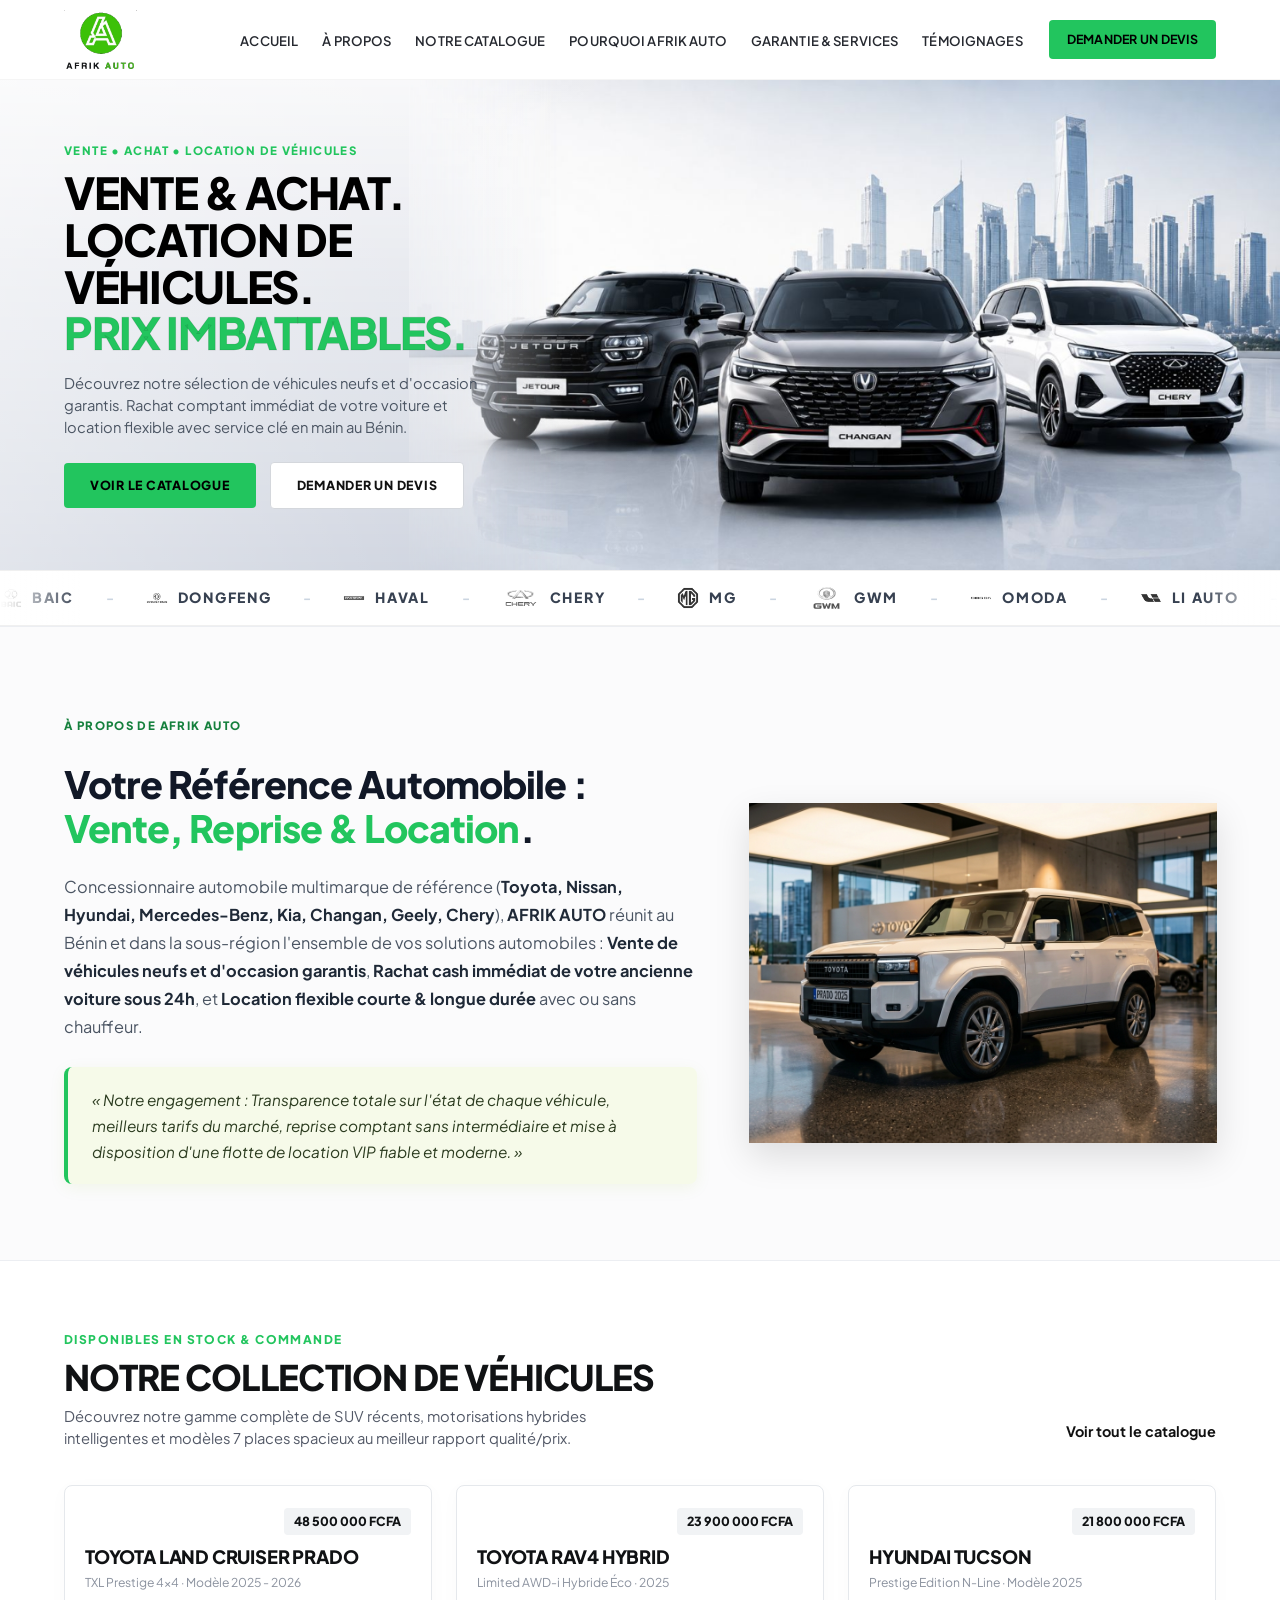
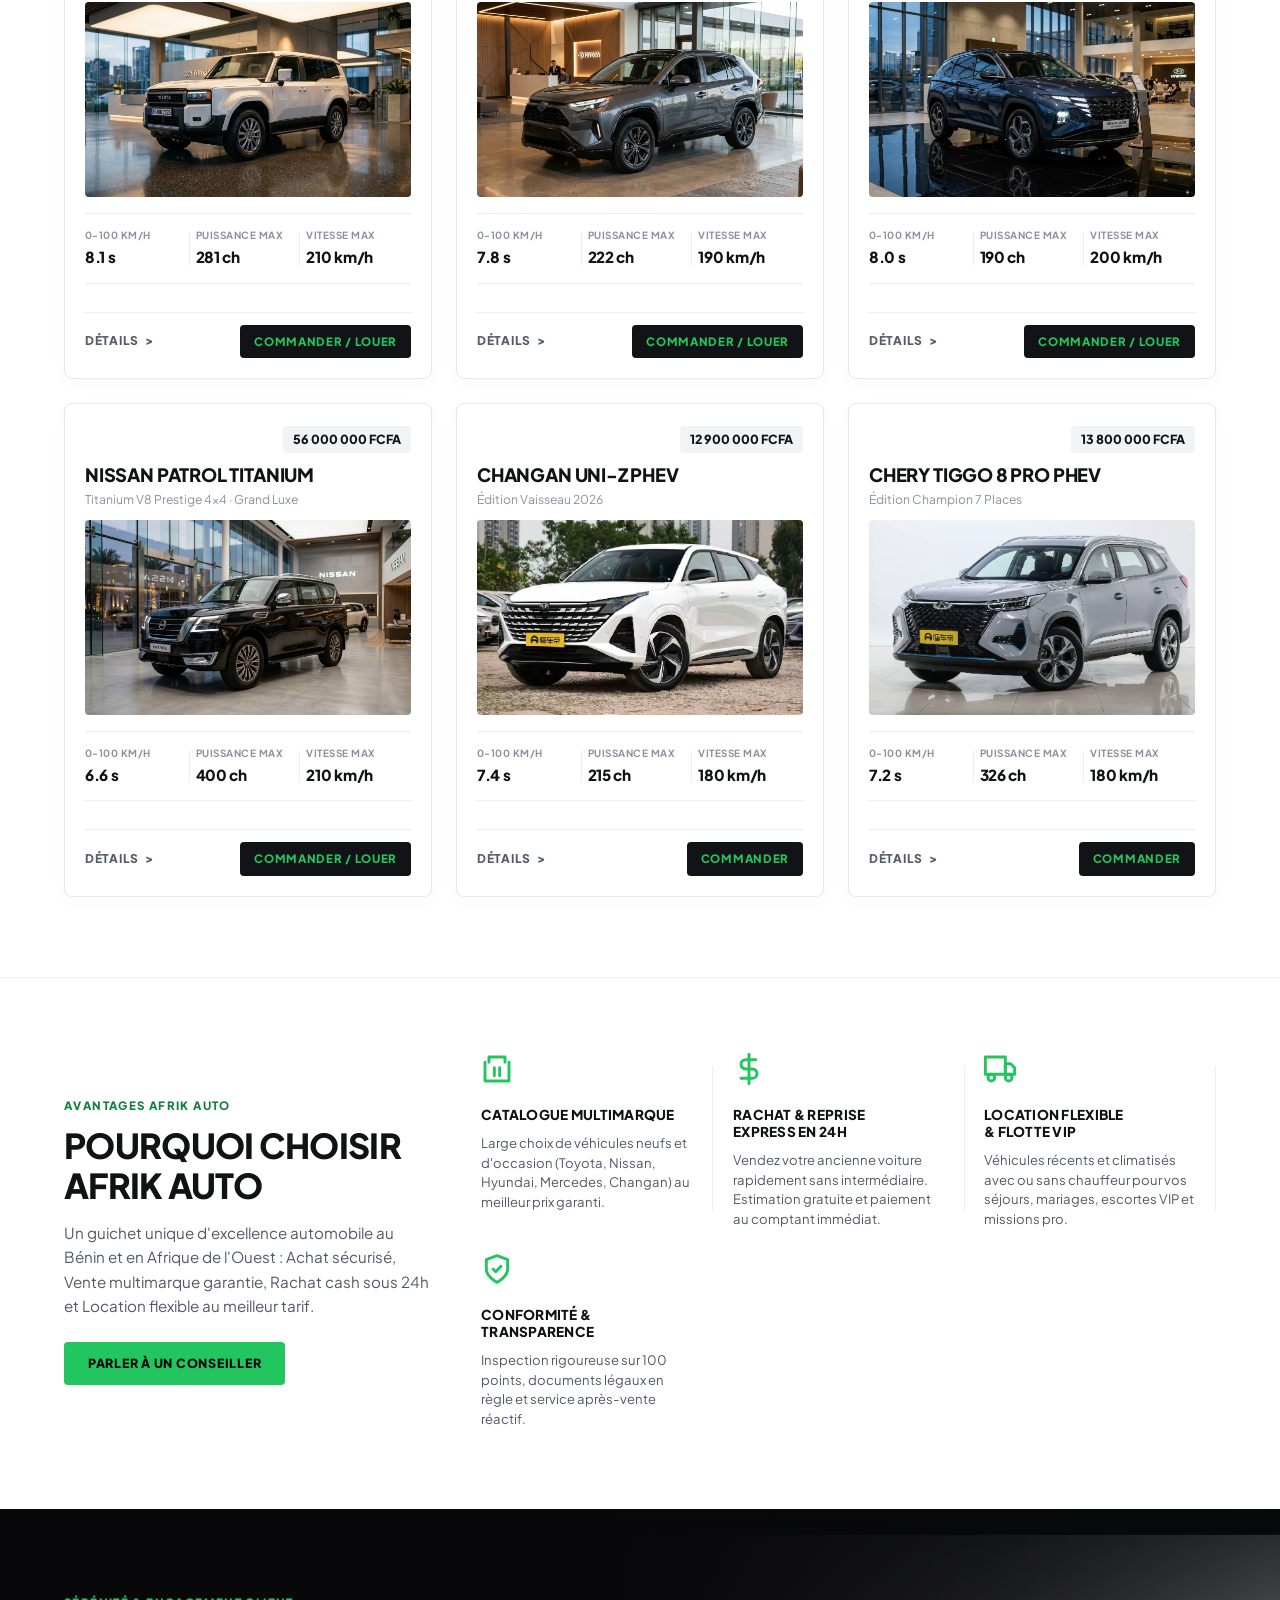
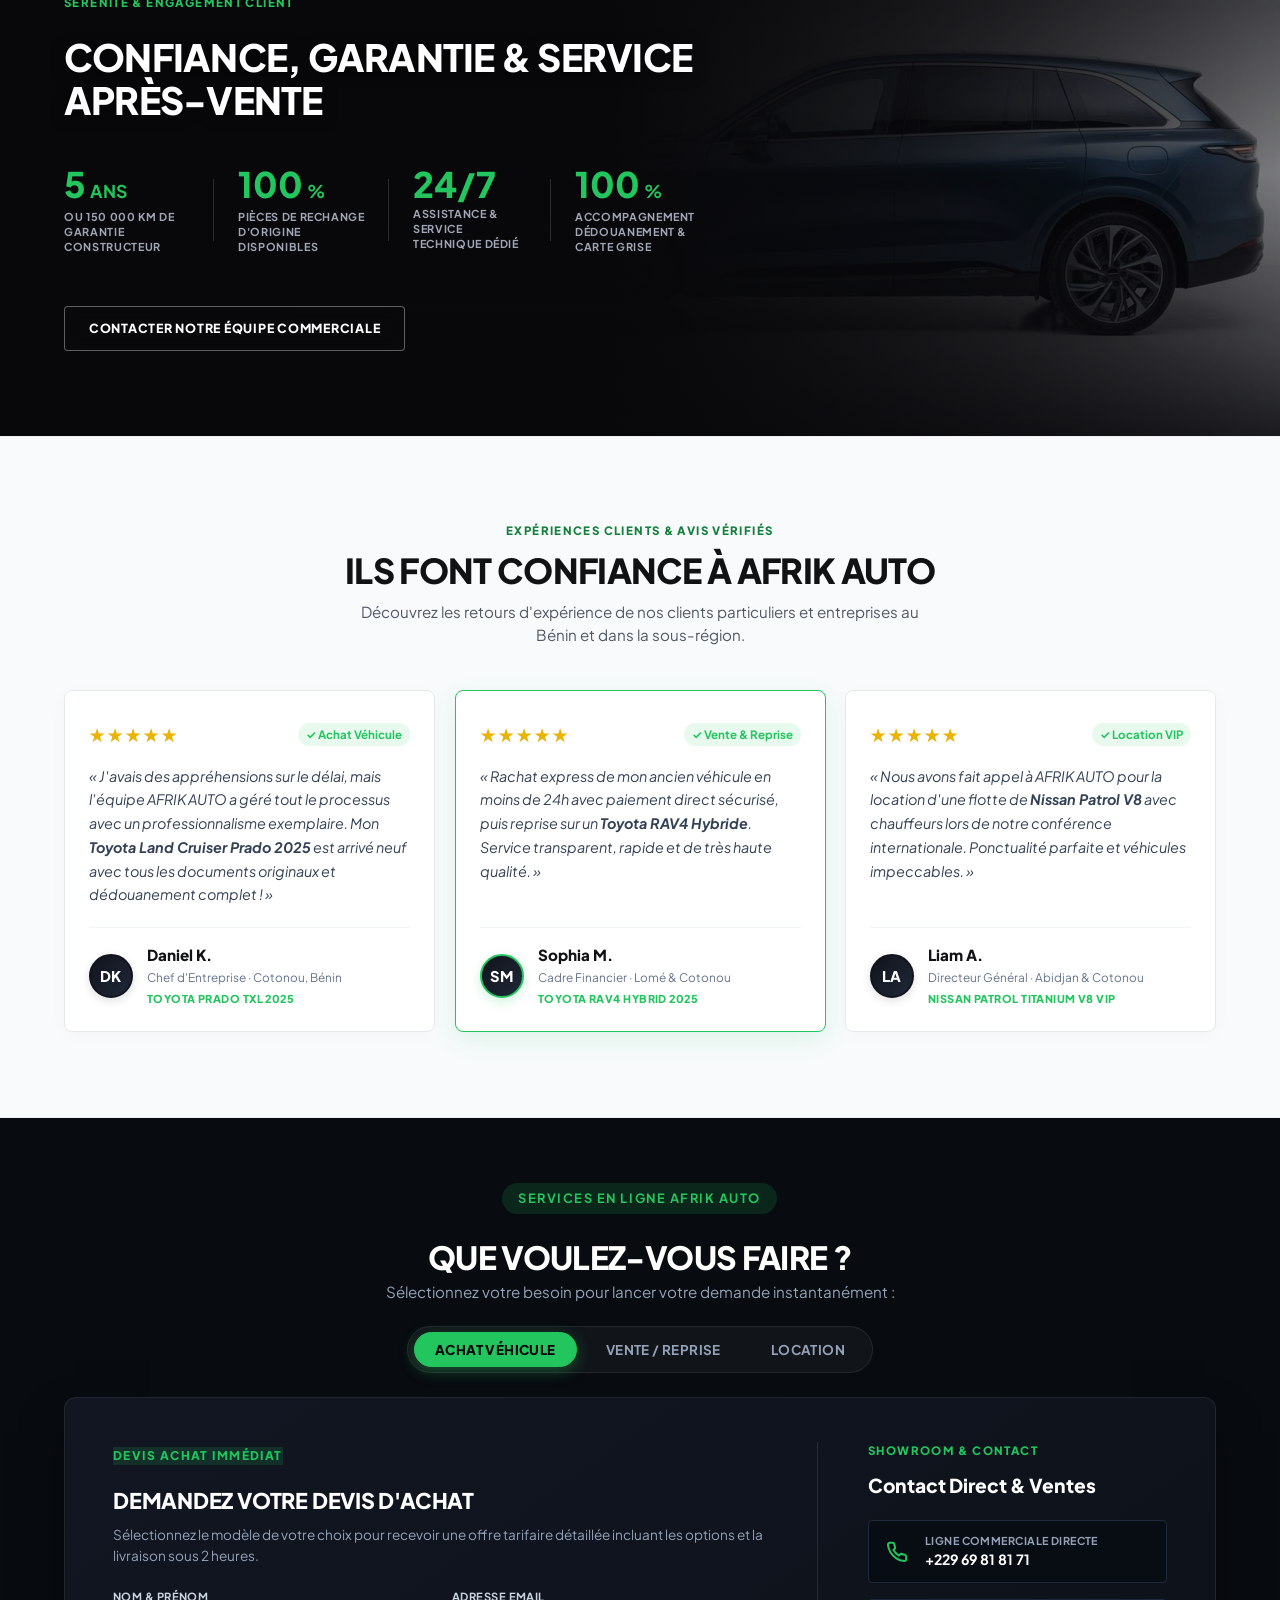
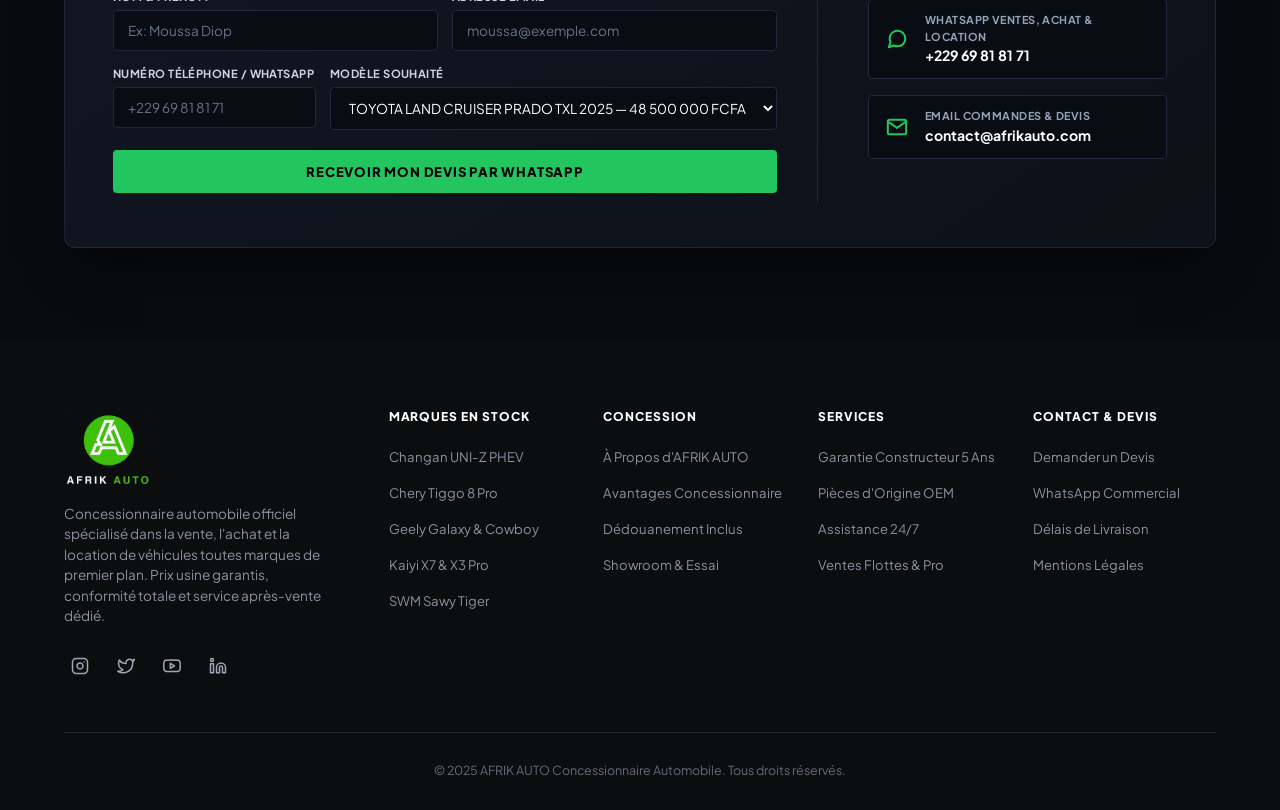
<file: index.html>
<!DOCTYPE html>
<html lang="fr">
<head>
  <meta charset="UTF-8">
  <meta name="viewport" content="width=device-width, initial-scale=1.0">
  <link rel="icon" type="image/svg+xml" href="favicon.svg">
  <title>AFRIK AUTO — Vente, Achat & Location de Véhicules de Tous Types | Bénin & Afrique</title>
  <meta name="description" content="AFRIK AUTO : Spécialiste de la Vente, de l'Achat et de la Location de véhicules de tous types (Neufs, Occasions, SUV, Berlines, 4x4, Utilitaires). Contactez-nous sur WhatsApp au +229 69 81 81 71.">
  
  <!-- Favicon SVG Vectoriel Universel -->

  <!-- Open Graph / Vercel, WhatsApp, Facebook & Social Sharing -->
  <meta property="og:type" content="website">
  <meta property="og:site_name" content="AFRIK AUTO">
  <meta property="og:title" content="AFRIK AUTO — Concessionnaire Officiel Véhicules Multimarques">
  <meta property="og:description" content="AFRIK AUTO : Vente de véhicules neufs et d'occasion (Toyota, Nissan, Hyundai, Mercedes, Changan, Geely), rachat cash immédiat et location de véhicules au Bénin.">
  <meta property="og:image" content="https://raw.githubusercontent.com/lincolndahou/afrikauto/main/assets/images/og-image.jpg">
  <meta property="og:image:secure_url" content="https://raw.githubusercontent.com/lincolndahou/afrikauto/main/assets/images/og-image.jpg">
  <meta property="og:image:type" content="image/jpeg">
  <meta property="og:image:width" content="1200">
  <meta property="og:image:height" content="630">
  <meta property="og:image:alt" content="AFRIK AUTO - Concessionnaire Officiel Véhicules Multimarques">
  
  <!-- Twitter Card -->
  <meta name="twitter:card" content="summary_large_image">
  <meta name="twitter:title" content="AFRIK AUTO — Concessionnaire Officiel Véhicules Multimarques">
  <meta name="twitter:description" content="AFRIK AUTO — Vente, Rachat et Location de véhicules toutes marques au Bénin et en Afrique de l'Ouest.">
  <meta name="twitter:image" content="https://raw.githubusercontent.com/lincolndahou/afrikauto/main/assets/images/og-image.jpg">
  <meta name="twitter:image:alt" content="AFRIK AUTO - Concessionnaire Officiel Véhicules Multimarques">
  
  <!-- Google Fonts: Plus Jakarta Sans & Inter -->
  <link rel="preconnect" href="https://fonts.googleapis.com">
  <link rel="preconnect" href="https://fonts.gstatic.com" crossorigin>
  <link href="https://fonts.googleapis.com/css2?family=Inter:wght@300;400;500;600;700;800&family=Plus+Jakarta+Sans:wght@400;500;600;700;800;900&display=swap" rel="stylesheet">
  
  <link rel="stylesheet" href="styles.css">
</head>
<body>

  <!-- ==================== HEADER ==================== -->
  <header class="site-header" id="siteHeader">
    <div class="header-container">
      <a href="index.html" class="brand-logo" id="headerLogo">
        <img src="assets/images/logo-afrik-auto.png" alt="AFRIK AUTO" class="site-logo-img">
      </a>

      <nav class="main-nav" id="mainNav">
        <ul class="nav-list">
          <li><a href="#" class="nav-link">ACCUEIL</a></li>
          <li><a href="#about" class="nav-link">&Agrave; PROPOS</a></li>
          <li><a href="#inventory" class="nav-link">NOTRE CATALOGUE</a></li>
          <li><a href="#why-us" class="nav-link">POURQUOI AFRIK AUTO</a></li>
          <li><a href="#services" class="nav-link">GARANTIE &amp; SERVICES</a></li>
          <li><a href="#testimonials" class="nav-link">T&Eacute;MOIGNAGES</a></li>
        </ul>
      </nav>

      <div class="header-actions">
        <a href="#quote" class="btn btn-reserve" id="headerQuoteBtn">DEMANDER UN DEVIS</a>
        <button class="mobile-menu-toggle" id="mobileMenuToggle" aria-label="Ouvrir le menu de navigation">
          <span></span>
          <span></span>
          <span></span>
        </button>
      </div>
    </div>
  </header>

  <!-- Mobile Drawer Navigation -->
  <div class="mobile-nav-drawer" id="mobileDrawer">
    <ul class="mobile-nav-list">
      <li><a href="index.html#" class="mobile-nav-link"><span>ACCUEIL</span> <span>&rarr;</span></a></li>
      <li><a href="index.html#about" class="mobile-nav-link"><span>&Agrave; PROPOS</span> <span>&rarr;</span></a></li>
      <li><a href="index.html#inventory" class="mobile-nav-link"><span>NOTRE CATALOGUE</span> <span>&rarr;</span></a></li>
      <li><a href="index.html#why-us" class="mobile-nav-link"><span>POURQUOI AFRIK AUTO</span> <span>&rarr;</span></a></li>
      <li><a href="index.html#services" class="mobile-nav-link"><span>GARANTIE &amp; SERVICES</span> <span>&rarr;</span></a></li>
      <li><a href="index.html#testimonials" class="mobile-nav-link"><span>T&Eacute;MOIGNAGES</span> <span>&rarr;</span></a></li>
    </ul>
    <div class="mobile-drawer-cta">
      <a href="index.html#quote" class="btn btn-reserve full-width" style="display:flex; justify-content:center;">DEMANDER UN DEVIS</a>
      <a href="https://wa.me/22969818171" target="_blank" class="mobile-whatsapp-quick">
        <span>💬 Contact WhatsApp Direct : +229 69 81 81 71</span>
      </a>
    </div>
  </div>

  <main>
    <!-- ==================== PAGE 1: ACCUEIL & VITRINE ==================== -->
    <div id="viewHome" class="page-view">
    <!-- ==================== 1. HÉROS / OFFRE PRINCIPALE ==================== -->
    <section class="hero-section" id="hero">
      <div class="hero-background-canvas hero-stagger-canvas">
        <picture>
          <source media="(max-width: 768px)" srcset="assets/images/hero-mobile-chinese-suvs.jpg">
          <img src="assets/images/hero-chinese-suvs.png" alt="AFRIK AUTO - Vente, Achat et Location Multimarques (Toyota, Nissan, Hyundai, Changan, Geely, Chery)" class="hero-bg-image" id="heroMainImage">
        </picture>
        <div class="hero-ambient-gradient"></div>
      </div>

      <div class="section-container hero-container">
        <div class="hero-content">
          <span class="hero-dealership-badge hero-stagger-1">VENTE • ACHAT • LOCATION DE VÉHICULES</span>
          <h1 class="hero-title hero-stagger-2">
            <span class="title-line">VENTE &amp; ACHAT.</span>
            <span class="title-line">LOCATION DE VÉHICULES.</span>
            <span class="title-line text-accent">PRIX IMBATTABLES.</span>
          </h1>
          <p class="hero-description hero-stagger-3">
            Découvrez notre sélection de véhicules neufs et d'occasion garantis. Rachat comptant immédiat de votre voiture et location flexible avec service clé en main au Bénin.
          </p>
          <div class="hero-cta-group hero-stagger-4">
            <a href="#inventory" class="btn btn-primary btn-hero" id="heroExploreBtn">VOIR LE CATALOGUE</a>
            <a href="#quote" class="btn btn-secondary btn-hero" id="heroQuoteBtn">
              <span>DEMANDER UN DEVIS</span>
            </a>
          </div>
        </div>
      </div>
    </section>

    <!-- ==================== BANDEAU MARQUEE MARQUES PARTENAIRES (DÉFILEMENT CONTINU) ==================== -->
    <div class="brands-marquee-bar" id="brandsMarquee" aria-label="Marques automobiles partenaires officielles">
      <div class="marquee-track">
        <!-- Groupe 1 -->
        <div class="marquee-group">
          <span class="brand-item">
            <img src="assets/images/brands/baic-logo-png_seeklogo-391483_nsvlyb.png" alt="BAIC" class="brand-logo-icon">
            <strong class="brand-name">BAIC</strong>
          </span>
          <span class="brand-separator">-</span>
          <span class="brand-item">
            <img src="assets/images/brands/dongfeng-logo-png_seeklogo-511934_lwapab.png" alt="DONGFENG" class="brand-logo-icon">
            <strong class="brand-name">DONGFENG</strong>
          </span>
          <span class="brand-separator">-</span>
          <span class="brand-item">
            <img src="assets/images/brands/haval-logo-png_seeklogo-316169_lujkw4.png" alt="HAVAL" class="brand-logo-icon">
            <strong class="brand-name">HAVAL</strong>
          </span>
          <span class="brand-separator">-</span>
          <span class="brand-item">
            <img src="assets/images/brands/chery-3.svg" alt="CHERY" class="brand-logo-icon">
            <strong class="brand-name">CHERY</strong>
          </span>
          <span class="brand-separator">-</span>
          <span class="brand-item">
            <img src="assets/images/brands/mg-logo-png_seeklogo-91883_bjqmra.png" alt="MG" class="brand-logo-icon">
            <strong class="brand-name">MG</strong>
          </span>
          <span class="brand-separator">-</span>
          <span class="brand-item">
            <img src="assets/images/brands/gwm-2.svg" alt="GWM" class="brand-logo-icon">
            <strong class="brand-name">GWM</strong>
          </span>
          <span class="brand-separator">-</span>
          <span class="brand-item">
            <img src="assets/images/brands/omoda-logo-png_seeklogo-483702_nqjtlu.png" alt="OMODA" class="brand-logo-icon">
            <strong class="brand-name">OMODA</strong>
          </span>
          <span class="brand-separator">-</span>
          <span class="brand-item">
            <img src="assets/images/brands/li-auto-logo-png_seeklogo-473371_eqosmv.png" alt="LI AUTO" class="brand-logo-icon">
            <strong class="brand-name">LI AUTO</strong>
          </span>
          <span class="brand-separator">-</span>
          <span class="brand-item">
            <img src="assets/images/brands/byd-1.svg" alt="BYD" class="brand-logo-icon">
            <strong class="brand-name">BYD</strong>
          </span>
          <span class="brand-separator">-</span>
          <span class="brand-item">
            <img src="assets/images/brands/changan-automobile-logo.svg" alt="CHANGAN" class="brand-logo-icon">
            <strong class="brand-name">CHANGAN</strong>
          </span>
          <span class="brand-separator">-</span>
          <span class="brand-item">
            <img src="assets/images/brands/deepal-global-changan-logo-png_seeklogo-613982_k02cly.png" alt="DEEPAL" class="brand-logo-icon">
            <strong class="brand-name">DEEPAL</strong>
          </span>
          <span class="brand-separator">-</span>
          <span class="brand-item">
            <img src="assets/images/brands/geely-logo-2.svg" alt="GEELY" class="brand-logo-icon">
            <strong class="brand-name">GEELY</strong>
          </span>
          <span class="brand-separator">-</span>
          <span class="brand-item">
            <img src="assets/images/brands/jetour-logo-png_seeklogo-524224_gukfmp.png" alt="JETOUR" class="brand-logo-icon">
            <strong class="brand-name">JETOUR</strong>
          </span>
          <span class="brand-separator">-</span>
          <span class="brand-item">
            <img src="assets/images/brands/gac-black.svg" alt="GAC" class="brand-logo-icon">
            <strong class="brand-name">GAC</strong>
          </span>
          <span class="brand-separator">-</span>
          <span class="brand-item">
            <img src="assets/images/brands/nio-1.svg" alt="NIO" class="brand-logo-icon">
            <strong class="brand-name">NIO</strong>
          </span>
          <span class="brand-separator">-</span>
          <span class="brand-item">
            <img src="assets/images/brands/voyah-logo-png_seeklogo-657358_rlinm8.png" alt="VOYAH" class="brand-logo-icon">
            <strong class="brand-name">VOYAH</strong>
          </span>
          <span class="brand-separator">-</span>
          <span class="brand-item">
            <img src="assets/images/brands/zeekr-logo-png_seeklogo-506013_pacfom.png" alt="ZEEKR" class="brand-logo-icon">
            <strong class="brand-name">ZEEKR</strong>
          </span>
          <span class="brand-separator">-</span>
        </div>
        <!-- Groupe 2 (Copie identique pour boucle infinie continue sans à-coup) -->
        <div class="marquee-group" aria-hidden="true">
          <span class="brand-item">
            <img src="assets/images/brands/baic-logo-png_seeklogo-391483_nsvlyb.png" alt="BAIC" class="brand-logo-icon">
            <strong class="brand-name">BAIC</strong>
          </span>
          <span class="brand-separator">-</span>
          <span class="brand-item">
            <img src="assets/images/brands/dongfeng-logo-png_seeklogo-511934_lwapab.png" alt="DONGFENG" class="brand-logo-icon">
            <strong class="brand-name">DONGFENG</strong>
          </span>
          <span class="brand-separator">-</span>
          <span class="brand-item">
            <img src="assets/images/brands/haval-logo-png_seeklogo-316169_lujkw4.png" alt="HAVAL" class="brand-logo-icon">
            <strong class="brand-name">HAVAL</strong>
          </span>
          <span class="brand-separator">-</span>
          <span class="brand-item">
            <img src="assets/images/brands/chery-3.svg" alt="CHERY" class="brand-logo-icon">
            <strong class="brand-name">CHERY</strong>
          </span>
          <span class="brand-separator">-</span>
          <span class="brand-item">
            <img src="assets/images/brands/mg-logo-png_seeklogo-91883_bjqmra.png" alt="MG" class="brand-logo-icon">
            <strong class="brand-name">MG</strong>
          </span>
          <span class="brand-separator">-</span>
          <span class="brand-item">
            <img src="assets/images/brands/gwm-2.svg" alt="GWM" class="brand-logo-icon">
            <strong class="brand-name">GWM</strong>
          </span>
          <span class="brand-separator">-</span>
          <span class="brand-item">
            <img src="assets/images/brands/omoda-logo-png_seeklogo-483702_nqjtlu.png" alt="OMODA" class="brand-logo-icon">
            <strong class="brand-name">OMODA</strong>
          </span>
          <span class="brand-separator">-</span>
          <span class="brand-item">
            <img src="assets/images/brands/li-auto-logo-png_seeklogo-473371_eqosmv.png" alt="LI AUTO" class="brand-logo-icon">
            <strong class="brand-name">LI AUTO</strong>
          </span>
          <span class="brand-separator">-</span>
          <span class="brand-item">
            <img src="assets/images/brands/byd-1.svg" alt="BYD" class="brand-logo-icon">
            <strong class="brand-name">BYD</strong>
          </span>
          <span class="brand-separator">-</span>
          <span class="brand-item">
            <img src="assets/images/brands/changan-automobile-logo.svg" alt="CHANGAN" class="brand-logo-icon">
            <strong class="brand-name">CHANGAN</strong>
          </span>
          <span class="brand-separator">-</span>
          <span class="brand-item">
            <img src="assets/images/brands/deepal-global-changan-logo-png_seeklogo-613982_k02cly.png" alt="DEEPAL" class="brand-logo-icon">
            <strong class="brand-name">DEEPAL</strong>
          </span>
          <span class="brand-separator">-</span>
          <span class="brand-item">
            <img src="assets/images/brands/geely-logo-2.svg" alt="GEELY" class="brand-logo-icon">
            <strong class="brand-name">GEELY</strong>
          </span>
          <span class="brand-separator">-</span>
          <span class="brand-item">
            <img src="assets/images/brands/jetour-logo-png_seeklogo-524224_gukfmp.png" alt="JETOUR" class="brand-logo-icon">
            <strong class="brand-name">JETOUR</strong>
          </span>
          <span class="brand-separator">-</span>
          <span class="brand-item">
            <img src="assets/images/brands/gac-black.svg" alt="GAC" class="brand-logo-icon">
            <strong class="brand-name">GAC</strong>
          </span>
          <span class="brand-separator">-</span>
          <span class="brand-item">
            <img src="assets/images/brands/nio-1.svg" alt="NIO" class="brand-logo-icon">
            <strong class="brand-name">NIO</strong>
          </span>
          <span class="brand-separator">-</span>
          <span class="brand-item">
            <img src="assets/images/brands/voyah-logo-png_seeklogo-657358_rlinm8.png" alt="VOYAH" class="brand-logo-icon">
            <strong class="brand-name">VOYAH</strong>
          </span>
          <span class="brand-separator">-</span>
          <span class="brand-item">
            <img src="assets/images/brands/zeekr-logo-png_seeklogo-506013_pacfom.png" alt="ZEEKR" class="brand-logo-icon">
            <strong class="brand-name">ZEEKR</strong>
          </span>
          <span class="brand-separator">-</span>
        </div>
      </div>
    </div>

    <!-- ==================== 2. SECTION À PROPOS (PRIX USINE & PROTOCOLE) ==================== -->
    <section class="about-section" id="about">
      <div class="section-container">
        <div class="about-header-row">
          <span class="section-badge">À PROPOS DE AFRIK AUTO</span>
        </div>
        <div class="about-grid-layout">
          <!-- Colonne Gauche: Texte & Protocole -->
          <div class="about-left-col">
            <h2 class="about-main-title">Votre Référence Automobile : <span class="text-accent-brand">Vente, Reprise &amp; Location</span>.</h2>
            <p class="about-lead-paragraph">
              Concessionnaire automobile multimarque de référence (<strong>Toyota, Nissan, Hyundai, Mercedes-Benz, Kia, Changan, Geely, Chery</strong>), <strong>AFRIK AUTO</strong> réunit au Bénin et dans la sous-région l'ensemble de vos solutions automobiles : <strong>Vente de véhicules neufs et d'occasion garantis</strong>, <strong>Rachat cash immédiat de votre ancienne voiture sous 24h</strong>, et <strong>Location flexible courte &amp; longue durée</strong> avec ou sans chauffeur.
            </p>
            <div class="about-quote-box">
              <p class="about-quote-text">
                &laquo; <em>Notre engagement : Transparence totale sur l'état de chaque véhicule, meilleurs tarifs du marché, reprise comptant sans intermédiaire et mise à disposition d'une flotte de location VIP fiable et moderne.</em> &raquo;
              </p>
            </div>
          </div>

          <!-- Colonne Droite: Diaporama Véhicules Multimarques AFRIK AUTO (5s) -->
          <div class="about-right-col">
            <div class="about-slider-wrap" id="aboutSlider">
              <div class="about-slide active">
                <img src="assets/images/cars/toyota-land-cruiser-prado/photo-1.jpg" alt="TOYOTA LAND CRUISER PRADO TXL 2025">
              </div>
              <div class="about-slide">
                <img src="assets/images/cars/toyota-rav4-hybrid/photo-1.jpg" alt="TOYOTA RAV4 HYBRID LIMITED 2025">
              </div>
              <div class="about-slide">
                <img src="assets/images/cars/hyundai-tucson-2025/photo-1.jpg" alt="HYUNDAI TUCSON PRESTIGE 2025">
              </div>
              <div class="about-slide">
                <img src="assets/images/cars/nissan-patrol-v8/photo-1.jpg" alt="NISSAN PATROL TITANIUM V8 2025">
              </div>
            </div>
          </div>
        </div>
      </div>
    </section>

    <!-- ==================== 3. NOTRE CATALOGUE DE VÉHICULES ==================== -->
    <section class="lineup-section" id="inventory">
      <div class="section-container">
        <div class="lineup-header-row">
          <div class="lineup-header-left">
            <span class="section-badge">DISPONIBLES EN STOCK &amp; COMMANDE</span>
            <h2 class="section-title">NOTRE COLLECTION DE VÉHICULES</h2>
            <p class="section-subtitle-text">Découvrez notre gamme complète de SUV récents, motorisations hybrides intelligentes et modèles 7 places spacieux au meilleur rapport qualité/prix.</p>
          </div>
          <div class="lineup-header-right">
            <a href="catalogue.html" class="view-all-link" id="btnOpenFullCatalog">Voir tout le catalogue</a>
          </div>
        </div>

        <div class="models-grid" id="vehiclesGrid">
          
          <!-- 1. TOYOTA LAND CRUISER PRADO 2025 -->
          <div class="model-card" data-category="offroad familial" data-vehicle-id="toyota-land-cruiser-prado">
            <div class="model-card-header">
              <div class="model-top-badge">
                <span class="model-price-badge">48 500 000 FCFA</span>
              </div>
              <h3 class="model-name">TOYOTA LAND CRUISER PRADO</h3>
              <p class="model-subtitle">TXL Prestige 4x4 · Modèle 2025 - 2026</p>
            </div>
            <div class="model-image-wrap">
              <img src="assets/images/cars/toyota-land-cruiser-prado/photo-1.jpg" alt="TOYOTA LAND CRUISER PRADO" class="model-img">
            </div>
            <div class="model-specs-grid">
              <div class="spec-col">
                <span class="spec-label">0-100 KM/H</span>
                <span class="spec-value">8.1 s</span>
              </div>
              <div class="spec-col">
                <span class="spec-label">PUISSANCE MAX</span>
                <span class="spec-value">281 ch</span>
              </div>
              <div class="spec-col">
                <span class="spec-label">VITESSE MAX</span>
                <span class="spec-value">210 km/h</span>
              </div>
            </div>
            <div class="model-card-footer">
              <a href="vehicule.html?id=toyota-land-cruiser-prado" class="model-link btn-view-details">DÉTAILS <span class="arrow">&gt;</span></a>
              <a href="https://wa.me/22969818171?text=Bonjour%20AFRIK%20AUTO,%20je%20souhaite%20commander%20ou%20louer%20le%20v%C3%A9hicule%20:%20TOYOTA%20LAND%20CRUISER%20PRADO%20(48%20500%20000%20FCFA)" target="_blank" class="btn-card-order-wa" onclick="event.stopPropagation();">COMMANDER / LOUER</a>
            </div>
          </div>

          <!-- 2. TOYOTA RAV4 HYBRID 2025 -->
          <div class="model-card" data-category="hybrid compact" data-vehicle-id="toyota-rav4-hybrid">
            <div class="model-card-header">
              <div class="model-top-badge">
                <span class="model-price-badge">23 900 000 FCFA</span>
              </div>
              <h3 class="model-name">TOYOTA RAV4 HYBRID</h3>
              <p class="model-subtitle">Limited AWD-i Hybride Éco · 2025</p>
            </div>
            <div class="model-image-wrap">
              <img src="assets/images/cars/toyota-rav4-hybrid/photo-1.jpg" alt="TOYOTA RAV4 HYBRID" class="model-img">
            </div>
            <div class="model-specs-grid">
              <div class="spec-col">
                <span class="spec-label">0-100 KM/H</span>
                <span class="spec-value">7.8 s</span>
              </div>
              <div class="spec-col">
                <span class="spec-label">PUISSANCE MAX</span>
                <span class="spec-value">222 ch</span>
              </div>
              <div class="spec-col">
                <span class="spec-label">VITESSE MAX</span>
                <span class="spec-value">190 km/h</span>
              </div>
            </div>
            <div class="model-card-footer">
              <a href="vehicule.html?id=toyota-rav4-hybrid" class="model-link btn-view-details">DÉTAILS <span class="arrow">&gt;</span></a>
              <a href="https://wa.me/22969818171?text=Bonjour%20AFRIK%20AUTO,%20je%20souhaite%20commander%20ou%20louer%20le%20v%C3%A9hicule%20:%20TOYOTA%20RAV4%20HYBRID%20(23%20900%20000%20FCFA)" target="_blank" class="btn-card-order-wa" onclick="event.stopPropagation();">COMMANDER / LOUER</a>
            </div>
          </div>

          <!-- 3. HYUNDAI TUCSON 2025 -->
          <div class="model-card" data-category="compact" data-vehicle-id="hyundai-tucson-2025">
            <div class="model-card-header">
              <div class="model-top-badge">
                <span class="model-price-badge">21 800 000 FCFA</span>
              </div>
              <h3 class="model-name">HYUNDAI TUCSON</h3>
              <p class="model-subtitle">Prestige Edition N-Line · Modèle 2025</p>
            </div>
            <div class="model-image-wrap">
              <img src="assets/images/cars/hyundai-tucson-2025/photo-1.jpg" alt="HYUNDAI TUCSON 2025" class="model-img">
            </div>
            <div class="model-specs-grid">
              <div class="spec-col">
                <span class="spec-label">0-100 KM/H</span>
                <span class="spec-value">8.0 s</span>
              </div>
              <div class="spec-col">
                <span class="spec-label">PUISSANCE MAX</span>
                <span class="spec-value">190 ch</span>
              </div>
              <div class="spec-col">
                <span class="spec-label">VITESSE MAX</span>
                <span class="spec-value">200 km/h</span>
              </div>
            </div>
            <div class="model-card-footer">
              <a href="vehicule.html?id=hyundai-tucson-2025" class="model-link btn-view-details">DÉTAILS <span class="arrow">&gt;</span></a>
              <a href="https://wa.me/22969818171?text=Bonjour%20AFRIK%20AUTO,%20je%20souhaite%20commander%20ou%20louer%20le%20v%C3%A9hicule%20:%20HYUNDAI%20TUCSON%20(21%20800%20000%20FCFA)" target="_blank" class="btn-card-order-wa" onclick="event.stopPropagation();">COMMANDER / LOUER</a>
            </div>
          </div>

          <!-- 4. NISSAN PATROL TITANIUM V8 -->
          <div class="model-card" data-category="familial offroad" data-vehicle-id="nissan-patrol-v8">
            <div class="model-card-header">
              <div class="model-top-badge">
                <span class="model-price-badge">56 000 000 FCFA</span>
              </div>
              <h3 class="model-name">NISSAN PATROL TITANIUM</h3>
              <p class="model-subtitle">Titanium V8 Prestige 4x4 · Grand Luxe</p>
            </div>
            <div class="model-image-wrap">
              <img src="assets/images/cars/nissan-patrol-v8/photo-1.jpg" alt="NISSAN PATROL TITANIUM" class="model-img">
            </div>
            <div class="model-specs-grid">
              <div class="spec-col">
                <span class="spec-label">0-100 KM/H</span>
                <span class="spec-value">6.6 s</span>
              </div>
              <div class="spec-col">
                <span class="spec-label">PUISSANCE MAX</span>
                <span class="spec-value">400 ch</span>
              </div>
              <div class="spec-col">
                <span class="spec-label">VITESSE MAX</span>
                <span class="spec-value">210 km/h</span>
              </div>
            </div>
            <div class="model-card-footer">
              <a href="vehicule.html?id=nissan-patrol-v8" class="model-link btn-view-details">DÉTAILS <span class="arrow">&gt;</span></a>
              <a href="https://wa.me/22969818171?text=Bonjour%20AFRIK%20AUTO,%20je%20souhaite%20commander%20ou%20louer%20le%20v%C3%A9hicule%20:%20NISSAN%20PATROL%20TITANIUM%20(56%20000%20000%20FCFA)" target="_blank" class="btn-card-order-wa" onclick="event.stopPropagation();">COMMANDER / LOUER</a>
            </div>
          </div>

          <!-- 5. CHANGAN UNI-Z PHEV -->
          <div class="model-card" data-category="hybrid" data-vehicle-id="changan-uni-z-phev">
            <div class="model-card-header">
              <div class="model-top-badge">
                <span class="model-price-badge">12 900 000 FCFA</span>
              </div>
              <h3 class="model-name">CHANGAN UNI-Z PHEV</h3>
              <p class="model-subtitle">Édition Vaisseau 2026</p>
            </div>
            <div class="model-image-wrap">
              <img src="assets/images/cars/changan-uni-z-phev/photo-1.jpg" alt="Changan UNI-Z PHEV" class="model-img">
            </div>
            <div class="model-specs-grid">
              <div class="spec-col">
                <span class="spec-label">0-100 KM/H</span>
                <span class="spec-value">7.4 s</span>
              </div>
              <div class="spec-col">
                <span class="spec-label">PUISSANCE MAX</span>
                <span class="spec-value">215 ch</span>
              </div>
              <div class="spec-col">
                <span class="spec-label">VITESSE MAX</span>
                <span class="spec-value">180 km/h</span>
              </div>
            </div>
            <div class="model-card-footer">
              <a href="vehicule.html?id=changan-uni-z-phev" class="model-link btn-view-details">DÉTAILS <span class="arrow">&gt;</span></a>
              <a href="https://wa.me/22969818171?text=Bonjour%20AFRIK%20AUTO,%20je%20souhaite%20commander%20le%20v%C3%A9hicule%20:%20CHANGAN%20UNI-Z%20PHEV%20(12%20900%20000%20FCFA)" target="_blank" class="btn-card-order-wa" onclick="event.stopPropagation();">COMMANDER</a>
            </div>
          </div>

          <!-- 6. CHERY TIGGO 8 PRO PHEV -->
          <div class="model-card" data-category="hybrid familial" data-vehicle-id="chery-tiggo-8-pro-phev">
            <div class="model-card-header">
              <div class="model-top-badge">
                <span class="model-price-badge">13 800 000 FCFA</span>
              </div>
              <h3 class="model-name">CHERY TIGGO 8 PRO PHEV</h3>
              <p class="model-subtitle">Édition Champion 7 Places</p>
            </div>
            <div class="model-image-wrap">
              <img src="assets/images/cars/chery-tiggo-8-pro-phev/photo-1.png" alt="Chery Tiggo 8 Pro PHEV" class="model-img">
            </div>
            <div class="model-specs-grid">
              <div class="spec-col">
                <span class="spec-label">0-100 KM/H</span>
                <span class="spec-value">7.2 s</span>
              </div>
              <div class="spec-col">
                <span class="spec-label">PUISSANCE MAX</span>
                <span class="spec-value">326 ch</span>
              </div>
              <div class="spec-col">
                <span class="spec-label">VITESSE MAX</span>
                <span class="spec-value">180 km/h</span>
              </div>
            </div>
            <div class="model-card-footer">
              <a href="vehicule.html?id=chery-tiggo-8-pro-phev" class="model-link btn-view-details">DÉTAILS <span class="arrow">&gt;</span></a>
              <a href="https://wa.me/22969818171?text=Bonjour%20AFRIK%20AUTO,%20je%20souhaite%20commander%20le%20v%C3%A9hicule%20:%20CHERY%20TIGGO%208%20PRO%20PHEV%20(13%20800%20000%20FCFA)" target="_blank" class="btn-card-order-wa" onclick="event.stopPropagation();">COMMANDER</a>
            </div>
          </div>

        </div>

      </div>
    </section>

    <!-- ==================== 4. POURQUOI CHOISIR AFRIK AUTO ==================== -->
    <section class="charging-section" id="why-us">
      <div class="section-container">
        <div class="charging-layout">
          <!-- Colonne Gauche -->
          <div class="charging-intro">
            <span class="section-badge">AVANTAGES AFRIK AUTO</span>
            <h2 class="section-title">POURQUOI CHOISIR<br>AFRIK AUTO</h2>
            <p class="section-description">
              Un guichet unique d'excellence automobile au Bénin et en Afrique de l'Ouest : Achat sécurisé, Vente multimarque garantie, Rachat cash sous 24h et Location flexible au meilleur tarif.
            </p>
            <a href="https://wa.me/22969818171" target="_blank" class="btn btn-primary btn-charging">PARLER À UN CONSEILLER</a>
          </div>

          <!-- Colonne Droite: 4 Piliers avec Séparateurs -->
          <div class="charging-features-grid">
            
            <!-- Pilier 1: Vente Multimarque -->
            <div class="charging-feature-item">
              <div class="feature-icon-box">
                <svg viewBox="0 0 24 24" fill="none" stroke="currentColor" stroke-width="2.2" stroke-linecap="round" stroke-linejoin="round" class="feature-svg">
                  <path d="M3 21h18M3 7v14M21 7v14M6 7V3h12v4M10 11v6M14 11v6"/>
                </svg>
              </div>
              <h4 class="feature-title">CATALOGUE MULTIMARQUE</h4>
              <p class="feature-text">Large choix de véhicules neufs et d'occasion (Toyota, Nissan, Hyundai, Mercedes, Changan) au meilleur prix garanti.</p>
            </div>

            <!-- Pilier 2: Rachat Cash 24h -->
            <div class="charging-feature-item">
              <div class="feature-icon-box">
                <svg viewBox="0 0 24 24" fill="none" stroke="currentColor" stroke-width="2.2" stroke-linecap="round" stroke-linejoin="round" class="feature-svg">
                  <line x1="12" y1="1" x2="12" y2="23"/>
                  <path d="M17 5H9.5a3.5 3.5 0 0 0 0 7h5a3.5 3.5 0 0 1 0 7H6"/>
                </svg>
              </div>
              <h4 class="feature-title">RACHAT &amp; REPRISE<br>EXPRESS EN 24H</h4>
              <p class="feature-text">Vendez votre ancienne voiture rapidement sans intermédiaire. Estimation gratuite et paiement au comptant immédiat.</p>
            </div>

            <!-- Pilier 3: Location Flexible & VIP -->
            <div class="charging-feature-item">
              <div class="feature-icon-box">
                <svg viewBox="0 0 24 24" fill="none" stroke="currentColor" stroke-width="2.2" stroke-linecap="round" stroke-linejoin="round" class="feature-svg">
                  <rect x="1" y="3" width="15" height="13"/>
                  <polygon points="16 8 20 8 23 11 23 16 16 16 16 8"/>
                  <circle cx="5.5" cy="18.5" r="2.5"/>
                  <circle cx="18.5" cy="18.5" r="2.5"/>
                </svg>
              </div>
              <h4 class="feature-title">LOCATION FLEXIBLE<br>&amp; FLOTTE VIP</h4>
              <p class="feature-text">Véhicules récents et climatisés avec ou sans chauffeur pour vos séjours, mariages, escortes VIP et missions pro.</p>
            </div>

            <!-- Pilier 4: Contrôle & Sécurité -->
            <div class="charging-feature-item">
              <div class="feature-icon-box">
                <svg viewBox="0 0 24 24" fill="none" stroke="currentColor" stroke-width="2.2" stroke-linecap="round" stroke-linejoin="round" class="feature-svg">
                  <path d="M12 22s8-4 8-10V5l-8-3-8 3v7c0 6 8 10 8 10z"/>
                  <polyline points="9 12 11 14 15 10"/>
                </svg>
              </div>
              <h4 class="feature-title">CONFORMITÉ &amp;<br>TRANSPARENCE</h4>
              <p class="feature-text">Inspection rigoureuse sur 100 points, documents légaux en règle et service après-vente réactif.</p>
            </div>

          </div>
        </div>
      </div>
    </section>

    <!-- ==================== 4. CONFIANCE, GARANTIE & SERVICES ==================== -->
    <section class="performance-section" id="services">
      <div class="performance-background-wrap">
        <img src="assets/images/service-chinese-suvs.jpg" alt="Services et Garantie Véhicules Multimarques AFRIK AUTO" class="performance-bg-img">
        <div class="performance-overlay"></div>
      </div>
      <div class="section-container performance-container">
        <div class="performance-content">
          <span class="section-badge badge-accent">SÉRÉNITÉ &amp; ENGAGEMENT CLIENT</span>
          <h2 class="section-title text-white">CONFIANCE, GARANTIE &amp; SERVICE APRÈS-VENTE</h2>
          
          <div class="performance-stats-row">
            <div class="perf-stat-col">
              <div class="perf-value-wrap">
                <span class="perf-number text-accent">5</span><span class="perf-unit text-accent">ANS</span>
              </div>
              <span class="perf-label">OU 150 000 KM DE GARANTIE CONSTRUCTEUR</span>
            </div>

            <div class="perf-stat-col">
              <div class="perf-value-wrap">
                <span class="perf-number text-accent">100</span><span class="perf-unit text-accent">%</span>
              </div>
              <span class="perf-label">PIÈCES DE RECHANGE D'ORIGINE DISPONIBLES</span>
            </div>

            <div class="perf-stat-col">
              <div class="perf-value-wrap">
                <span class="perf-number text-accent">24/7</span>
              </div>
              <span class="perf-label">ASSISTANCE &amp; SERVICE TECHNIQUE DÉDIÉ</span>
            </div>

            <div class="perf-stat-col">
              <div class="perf-value-wrap">
                <span class="perf-number text-accent">100</span><span class="perf-unit text-accent">%</span>
              </div>
              <span class="perf-label">ACCOMPAGNEMENT DÉDOUANEMENT &amp; CARTE GRISE</span>
            </div>
          </div>

          <div class="performance-action">
            <a href="#quote" class="btn btn-outline-light">CONTACTER NOTRE ÉQUIPE COMMERCIALE</a>
          </div>
        </div>
      </div>
    </section>

    <!-- ==================== 5. SECTION TÉMOIGNAGES CLIENTS ==================== -->
    <section class="testimonials-section" id="testimonials">
      <div class="section-container">
        <div class="testimonials-header">
          <span class="section-badge">EXPÉRIENCES CLIENTS &amp; AVIS VÉRIFIÉS</span>
          <h2 class="section-title">ILS FONT CONFIANCE &Agrave; AFRIK AUTO</h2>
          <p class="section-subtitle-text">Découvrez les retours d'expérience de nos clients particuliers et entreprises au Bénin et dans la sous-région.</p>
        </div>

        <div class="testimonials-marquee-wrapper">
          <div class="testimonials-track">
            
            <!-- Témoignage 1 -->
            <div class="testimonial-card">
              <div class="testimonial-rating">
                <span class="star-rating">★★★★★</span>
                <span style="font-size: 0.72rem; color: #22c55e; font-weight: 700; background: rgba(34,197,94,0.1); padding: 3px 8px; border-radius: 12px;">✓ Achat Véhicule</span>
              </div>
              <p class="testimonial-quote">
                &laquo;&nbsp;J'avais des appréhensions sur le délai, mais l'équipe AFRIK AUTO a géré tout le processus avec un professionnalisme exemplaire. Mon <strong>Toyota Land Cruiser Prado 2025</strong> est arrivé neuf avec tous les documents originaux et dédouanement complet !&nbsp;&raquo;
              </p>
              <div class="testimonial-author-block">
                <div class="author-avatar-initials">DK</div>
                <div class="testimonial-author-info">
                  <h4 class="author-name">Daniel K.</h4>
                  <span class="author-role">Chef d'Entreprise · Cotonou, Bénin</span>
                  <span class="author-car-tag">Toyota Prado TXL 2025</span>
                </div>
              </div>
            </div>

            <!-- Témoignage 2 -->
            <div class="testimonial-card featured-testimonial">
              <div class="testimonial-rating">
                <span class="star-rating">★★★★★</span>
                <span style="font-size: 0.72rem; color: #22c55e; font-weight: 700; background: rgba(34,197,94,0.1); padding: 3px 8px; border-radius: 12px;">✓ Vente &amp; Reprise</span>
              </div>
              <p class="testimonial-quote">
                &laquo;&nbsp;Rachat express de mon ancien véhicule en moins de 24h avec paiement direct sécurisé, puis reprise sur un <strong>Toyota RAV4 Hybride</strong>. Service transparent, rapide et de très haute qualité.&nbsp;&raquo;
              </p>
              <div class="testimonial-author-block">
                <div class="author-avatar-initials">SM</div>
                <div class="testimonial-author-info">
                  <h4 class="author-name">Sophia M.</h4>
                  <span class="author-role">Cadre Financier · Lomé &amp; Cotonou</span>
                  <span class="author-car-tag">Toyota RAV4 Hybrid 2025</span>
                </div>
              </div>
            </div>

            <!-- Témoignage 3 -->
            <div class="testimonial-card">
              <div class="testimonial-rating">
                <span class="star-rating">★★★★★</span>
                <span style="font-size: 0.72rem; color: #22c55e; font-weight: 700; background: rgba(34,197,94,0.1); padding: 3px 8px; border-radius: 12px;">✓ Location VIP</span>
              </div>
              <p class="testimonial-quote">
                &laquo;&nbsp;Nous avons fait appel à AFRIK AUTO pour la location d'une flotte de <strong>Nissan Patrol V8</strong> avec chauffeurs lors de notre conférence internationale. Ponctualité parfaite et véhicules impeccables.&nbsp;&raquo;
              </p>
              <div class="testimonial-author-block">
                <div class="author-avatar-initials">LA</div>
                <div class="testimonial-author-info">
                  <h4 class="author-name">Liam A.</h4>
                  <span class="author-role">Directeur Général · Abidjan &amp; Cotonou</span>
                  <span class="author-car-tag">Nissan Patrol Titanium V8 VIP</span>
                </div>
              </div>
            </div>

            <!-- DUPLICATES FOR INFINITE MOBILE SCROLL ONLY -->
            <!-- Témoignage 1 Duplicate -->
            <div class="testimonial-card testimonial-duplicate" aria-hidden="true">
              <div class="testimonial-rating">
                <span class="star-rating">★★★★★</span>
                <span style="font-size: 0.72rem; color: #22c55e; font-weight: 700; background: rgba(34,197,94,0.1); padding: 3px 8px; border-radius: 12px;">✓ Achat Véhicule</span>
              </div>
              <p class="testimonial-quote">
                &laquo;&nbsp;J'avais des appréhensions sur le délai, mais l'équipe AFRIK AUTO a géré tout le processus avec un professionnalisme exemplaire. Mon <strong>Toyota Land Cruiser Prado 2025</strong> est arrivé neuf avec tous les documents originaux et dédouanement complet !&nbsp;&raquo;
              </p>
              <div class="testimonial-author-block">
                <div class="author-avatar-initials">DK</div>
                <div class="testimonial-author-info">
                  <h4 class="author-name">Daniel K.</h4>
                  <span class="author-role">Chef d'Entreprise · Cotonou, Bénin</span>
                  <span class="author-car-tag">Toyota Prado TXL 2025</span>
                </div>
              </div>
            </div>

            <!-- Témoignage 2 Duplicate -->
            <div class="testimonial-card featured-testimonial testimonial-duplicate" aria-hidden="true">
              <div class="testimonial-rating">
                <span class="star-rating">★★★★★</span>
                <span style="font-size: 0.72rem; color: #22c55e; font-weight: 700; background: rgba(34,197,94,0.1); padding: 3px 8px; border-radius: 12px;">✓ Vente &amp; Reprise</span>
              </div>
              <p class="testimonial-quote">
                &laquo;&nbsp;Rachat express de mon ancien véhicule en moins de 24h avec paiement direct sécurisé, puis reprise sur un <strong>Toyota RAV4 Hybride</strong>. Service transparent, rapide et de très haute qualité.&nbsp;&raquo;
              </p>
              <div class="testimonial-author-block">
                <div class="author-avatar-initials">SM</div>
                <div class="testimonial-author-info">
                  <h4 class="author-name">Sophia M.</h4>
                  <span class="author-role">Cadre Financier · Lomé &amp; Cotonou</span>
                  <span class="author-car-tag">Toyota RAV4 Hybrid 2025</span>
                </div>
              </div>
            </div>

            <!-- Témoignage 3 Duplicate -->
            <div class="testimonial-card testimonial-duplicate" aria-hidden="true">
              <div class="testimonial-rating">
                <span class="star-rating">★★★★★</span>
                <span style="font-size: 0.72rem; color: #22c55e; font-weight: 700; background: rgba(34,197,94,0.1); padding: 3px 8px; border-radius: 12px;">✓ Location VIP</span>
              </div>
              <p class="testimonial-quote">
                &laquo;&nbsp;Nous avons fait appel à AFRIK AUTO pour la location d'une flotte de <strong>Nissan Patrol V8</strong> avec chauffeurs lors de notre conférence internationale. Ponctualité parfaite et véhicules impeccables.&nbsp;&raquo;
              </p>
              <div class="testimonial-author-block">
                <div class="author-avatar-initials">LA</div>
                <div class="testimonial-author-info">
                  <h4 class="author-name">Liam A.</h4>
                  <span class="author-role">Directeur Général · Abidjan &amp; Cotonou</span>
                  <span class="author-car-tag">Nissan Patrol Titanium V8 VIP</span>
                </div>
              </div>
            </div>

          </div>
        </div>
      </div>
    </section>

    <!-- ==================== 6. CONTACT / DEMANDER UN DEVIS ==================== -->
    <!-- ==================== 6. CONTACT / FORMULAIRE MULTIMODE ACHAT VENTE LOCATION ==================== -->
    <section class="newsletter-contact-section" id="quote">
      <div class="section-container">
        
        <!-- En-tête au-dessus de la carte avec les boutons compacts placés directement sous le titre -->
        <div class="section-header-centered" style="text-align: center; margin-bottom: 24px;">
          <span class="section-badge" style="background: rgba(34, 197, 94, 0.15); color: #22c55e; padding: 6px 16px; border-radius: 20px; font-weight: 700; font-size: 0.8rem; text-transform: uppercase; display: inline-block;">SERVICES EN LIGNE AFRIK AUTO</span>
          <h2 class="section-title" style="color: #ffffff; font-size: 2rem; margin: 12px 0 6px 0; font-weight: 800;">QUE VOULEZ-VOUS FAIRE ?</h2>
          <p style="color: #94a3b8; font-size: 0.95rem; margin: 0 0 16px 0;">Sélectionnez votre besoin pour lancer votre demande instantanément :</p>
          
          <!-- 3 BOUTONS COMPACTS SANS EMOJIS -->
          <div class="quote-header-actions">
            <button type="button" class="quote-nav-tab active" id="btnModeBuy" onclick="switchQuoteFormMode('buy')">
              ACHAT VÉHICULE
            </button>
            <button type="button" class="quote-nav-tab" id="btnModeSell" onclick="switchQuoteFormMode('sell')">
              VENTE / REPRISE
            </button>
            <button type="button" class="quote-nav-tab" id="btnModeRent" onclick="switchQuoteFormMode('rent')">
              LOCATION
            </button>
          </div>
        </div>

        <div class="newsletter-card-container quote-card-container">
          
          <!-- Gauche: Formulaire Multimode -->
          <div class="newsletter-col quote-form-col">

            <!-- ================= MODE 1 : ACHAT (PAR DÉFAUT) ================= -->
            <div class="quote-form-pane active" id="paneBuy" style="display: block;">
              <span class="section-badge" style="background: rgba(34, 197, 94, 0.15); color: #22c55e; font-size: 0.75rem;">DEVIS ACHAT IMMÉDIAT</span>
              <h3 class="newsletter-title" style="margin-top: 8px;">DEMANDEZ VOTRE DEVIS D'ACHAT</h3>
              <p class="newsletter-desc">
                Sélectionnez le modèle de votre choix pour recevoir une offre tarifaire détaillée incluant les options et la livraison sous 2 heures.
              </p>
              
              <form class="quote-form" id="formBuyVehicle" onsubmit="submitBuyForm(event)">
                <div class="form-row-grid">
                  <div class="form-group">
                    <label for="buyName" class="form-label">Nom &amp; Prénom</label>
                    <input type="text" class="form-input" id="buyName" placeholder="Ex: Moussa Diop" required>
                  </div>
                  <div class="form-group">
                    <label for="buyEmail" class="form-label">Adresse Email</label>
                    <input type="email" class="form-input" id="buyEmail" placeholder="moussa@exemple.com">
                  </div>
                </div>

                <div class="form-row-grid">
                  <div class="form-group">
                    <label for="buyPhone" class="form-label">Numéro Téléphone / WhatsApp</label>
                    <input type="tel" class="form-input" id="buyPhone" placeholder="+229 69 81 81 71" required>
                  </div>
                  <div class="form-group">
                    <label for="buyVehicleSelect" class="form-label">Modèle Souhaité</label>
                    <select class="form-select" id="buyVehicleSelect">
                      <option value="TOYOTA LAND CRUISER PRADO TXL 2025">TOYOTA LAND CRUISER PRADO TXL 2025 — 48 500 000 FCFA</option>
                      <option value="TOYOTA RAV4 HYBRID 2025">TOYOTA RAV4 HYBRID 2025 — 23 900 000 FCFA</option>
                      <option value="NISSAN PATROL TITANIUM V8 2025">NISSAN PATROL TITANIUM V8 2025 — 56 000 000 FCFA</option>
                      <option value="HYUNDAI TUCSON PRESTIGE 2025">HYUNDAI TUCSON PRESTIGE 2025 — 21 800 000 FCFA</option>
                      <option value="CHANGAN CS55 PLUS 2025">CHANGAN CS55 PLUS 2025 — 16 900 000 FCFA</option>
                      <option value="CHANGAN UNI-K 2025">CHANGAN UNI-K 2025 — 27 500 000 FCFA</option>
                      <option value="GEELY MONJARO FLAGSHIP 4WD 2025">GEELY MONJARO FLAGSHIP 4WD — 29 800 000 FCFA</option>
                      <option value="CHERY TIGGO 8 PRO MAX 2025">CHERY TIGGO 8 PRO MAX — 24 500 000 FCFA</option>
                      <option value="Autre modèle sur mesure">Autre modèle sur mesure (Précisez par message)</option>
                    </select>
                  </div>
                </div>

                <div class="form-submit-row">
                  <button type="submit" class="btn btn-primary btn-quote-submit">
                    RECEVOIR MON DEVIS PAR WHATSAPP
                  </button>
                </div>
              </form>
              <div class="form-feedback" id="feedbackBuy"></div>
            </div>

            <!-- ================= MODE 2 : VENTE / REPRISE ================= -->
            <div class="quote-form-pane" id="paneSell" style="display: none;">
              <span class="section-badge" style="background: rgba(34, 197, 94, 0.15); color: #22c55e; font-size: 0.75rem;">RACHAT CASH EXPRESS EN 24H</span>
              <h3 class="newsletter-title" style="margin-top: 8px;">VENDEZ VOTRE VÉHICULE AU MEILLEUR PRIX</h3>
              <p class="newsletter-desc">
                Obtenez une proposition de rachat ferme sous 24h ou déposez votre véhicule en dépôt-vente sécurisé chez AFRIK AUTO.
              </p>
              
              <form class="quote-form" id="formSellVehicle" onsubmit="submitSellForm(event)">
                <div class="form-row-grid">
                  <div class="form-group">
                    <label for="sellName" class="form-label">Nom &amp; Prénom</label>
                    <input type="text" class="form-input" id="sellName" placeholder="Ex: Jean Kouassi" required>
                  </div>
                  <div class="form-group">
                    <label for="sellPhone" class="form-label">Numéro Téléphone / WhatsApp</label>
                    <input type="tel" class="form-input" id="sellPhone" placeholder="+229 69 81 81 71" required>
                  </div>
                </div>

                <div class="form-row-grid">
                  <div class="form-group">
                    <label for="sellCarInfo" class="form-label">Marque &amp; Modèle de votre véhicule</label>
                    <input type="text" class="form-input" id="sellCarInfo" placeholder="Ex: Toyota RAV4 / Hyundai Santa Fe" required>
                  </div>
                  <div class="form-group">
                    <label for="sellCarYearKm" class="form-label">Année &amp; Kilométrage</label>
                    <input type="text" class="form-input" id="sellCarYearKm" placeholder="Ex: 2021 — 45 000 km" required>
                  </div>
                </div>

                <div class="form-row-grid">
                  <div class="form-group">
                    <label for="sellTransmission" class="form-label">Transmission &amp; Carburant</label>
                    <select class="form-select" id="sellTransmission">
                      <option value="Automatique - Essence">Automatique - Essence</option>
                      <option value="Automatique - Diesel">Automatique - Diesel</option>
                      <option value="Automatique - Hybride">Automatique - Hybride</option>
                      <option value="Manuelle - Essence">Manuelle - Essence</option>
                      <option value="Manuelle - Diesel">Manuelle - Diesel</option>
                    </select>
                  </div>
                  <div class="form-group">
                    <label for="sellDesiredPrice" class="form-label">Prix souhaité (FCFA)</label>
                    <input type="text" class="form-input" id="sellDesiredPrice" placeholder="Ex: 11 500 000 FCFA">
                  </div>
                </div>

                <div class="form-submit-row">
                  <button type="submit" class="btn btn-primary btn-quote-submit">
                    FAIRE ESTIMER &amp; VENDRE MON VÉHICULE
                  </button>
                </div>
              </form>
              <div class="form-feedback" id="feedbackSell"></div>
            </div>

            <!-- ================= MODE 3 : LOCATION ================= -->
            <div class="quote-form-pane" id="paneRent" style="display: none;">
              <span class="section-badge" style="background: rgba(34, 197, 94, 0.15); color: #22c55e; font-size: 0.75rem;">RÉSERVATION LOCATION FLOTTE VIP</span>
              <h3 class="newsletter-title" style="margin-top: 8px;">RÉSERVEZ VOTRE LOCATION DE VÉHICULE</h3>
              <p class="newsletter-desc">
                Véhicules climatisés disponibles avec ou sans chauffeur professionnel pour vos séjours, mariages, cérémonies et missions.
              </p>
              
              <form class="quote-form" id="formRentVehicle" onsubmit="submitRentForm(event)">
                <div class="form-row-grid">
                  <div class="form-group">
                    <label for="rentName" class="form-label">Nom &amp; Prénom</label>
                    <input type="text" class="form-input" id="rentName" placeholder="Ex: Daniel Koffi" required>
                  </div>
                  <div class="form-group">
                    <label for="rentPhone" class="form-label">Numéro Téléphone / WhatsApp</label>
                    <input type="tel" class="form-input" id="rentPhone" placeholder="+229 69 81 81 71" required>
                  </div>
                </div>

                <div class="form-row-grid">
                  <div class="form-group">
                    <label for="rentCarType" class="form-label">Véhicule Souhaité</label>
                    <select class="form-select" id="rentCarType">
                      <option value="TOYOTA LAND CRUISER PRADO VIP (7 Places)">TOYOTA LAND CRUISER PRADO VIP (7 Places)</option>
                      <option value="TOYOTA RAV4 HYBRID Confort">TOYOTA RAV4 HYBRID Confort</option>
                      <option value="NISSAN PATROL TITANIUM V8 VIP">NISSAN PATROL TITANIUM V8 VIP (8 Places)</option>
                      <option value="HYUNDAI TUCSON PRESTIGE">HYUNDAI TUCSON PRESTIGE</option>
                      <option value="SUV Économique &amp; Urbain">SUV Économique &amp; Urbain</option>
                    </select>
                  </div>
                  <div class="form-group">
                    <label for="rentDurationSelect" class="form-label">Durée de Location</label>
                    <select class="form-select" id="rentDurationSelect">
                      <option value="1 à 3 jours">Courte durée (1 à 3 jours)</option>
                      <option value="1 semaine (7 jours)">1 semaine (7 jours)</option>
                      <option value="1 mois ou plus (Longue durée)">1 mois ou plus (Longue durée)</option>
                      <option value="Événementiel / Cérémonie / Cortège VIP">Événementiel / Cérémonie / Cortège VIP</option>
                    </select>
                  </div>
                </div>

                <div class="form-row-grid">
                  <div class="form-group">
                    <label for="rentWithDriver" class="form-label">Option Chauffeur</label>
                    <select class="form-select" id="rentWithDriver">
                      <option value="Avec Chauffeur professionnel">Avec Chauffeur professionnel</option>
                      <option value="Sans Chauffeur (Conduite libre)">Sans Chauffeur (Conduite libre)</option>
                    </select>
                  </div>
                  <div class="form-group">
                    <label for="rentCity" class="form-label">Ville / Déplacement</label>
                    <input type="text" class="form-input" id="rentCity" placeholder="Ex: Cotonou / Intérieur du pays">
                  </div>
                </div>

                <div class="form-submit-row">
                  <button type="submit" class="btn btn-primary btn-quote-submit">
                    CONFIRMER MA RÉSERVATION DE LOCATION
                  </button>
                </div>
              </form>
              <div class="form-feedback" id="feedbackRent"></div>
            </div>

          </div>

          <!-- Séparateur Vertical -->
          <div class="newsletter-vertical-divider"></div>

          <!-- Droite: Coordonnées & Showroom AFRIK AUTO -->
          <div class="contact-col dealership-info-col">
            <span class="section-badge">SHOWROOM &amp; CONTACT</span>
            <h3 class="contact-title">Contact Direct &amp; Ventes</h3>
            
            <div class="contact-methods">
              <a href="tel:+22969818171" class="contact-item">
                <div class="contact-icon">
                  <svg viewBox="0 0 24 24" fill="none" stroke="currentColor" stroke-width="2.2" stroke-linecap="round" stroke-linejoin="round">
                    <path d="M22 16.92v3a2 2 0 0 1-2.18 2 19.79 19.79 0 0 1-8.63-3.07 19.5 19.5 0 0 1-6-6 19.79 19.79 0 0 1-3.07-8.67A2 2 0 0 1 4.11 2h3a2 2 0 0 1 2 1.72 12.84 12.84 0 0 0 .7 2.81 2 2 0 0 1-.45 2.11L8.09 9.91a16 16 0 0 0 6 6l1.27-1.27a2 2 0 0 1 2.11-.45 12.84 12.84 0 0 0 2.81.7A2 2 0 0 1 22 16.92z"/>
                  </svg>
                </div>
                <div class="contact-text-wrap">
                  <span class="contact-sub">Ligne Commerciale Directe</span>
                  <span class="contact-text font-bold">+229 69 81 81 71</span>
                </div>
              </a>

              <a href="https://wa.me/22969818171" class="contact-item">
                <div class="contact-icon">
                  <svg viewBox="0 0 24 24" fill="none" stroke="currentColor" stroke-width="2.2" stroke-linecap="round" stroke-linejoin="round">
                    <path d="M21 11.5a8.38 8.38 0 0 1-.9 3.8 8.5 8.5 0 0 1-7.6 4.7 8.38 8.38 0 0 1-3.8-.9L3 21l1.9-5.7a8.38 8.38 0 0 1-.9-3.8 8.5 8.5 0 0 1 4.7-7.6 8.38 8.38 0 0 1 3.8-.9h.5a8.48 8.48 0 0 1 8 8v.5z"/>
                  </svg>
                </div>
                <div class="contact-text-wrap">
                  <span class="contact-sub">WhatsApp Ventes, Achat &amp; Location</span>
                  <span class="contact-text font-bold">+229 69 81 81 71</span>
                </div>
              </a>

              <a href="mailto:contact@afrikauto.com" class="contact-item">
                <div class="contact-icon">
                  <svg viewBox="0 0 24 24" fill="none" stroke="currentColor" stroke-width="2.2" stroke-linecap="round" stroke-linejoin="round">
                    <path d="M4 4h16c1.1 0 2 .9 2 2v12c0 1.1-.9 2-2 2H4c-1.1 0-2-.9-2-2V6c0-1.1.9-2 2-2z"/>
                    <polyline points="22,6 12,13 2,6"/>
                  </svg>
                </div>
                <div class="contact-text-wrap">
                  <span class="contact-sub">Email Commandes &amp; Devis</span>
                  <span class="contact-text font-bold">contact@afrikauto.com</span>
                </div>
              </a>
            </div>
          </div>

        </div>
      </div>
    </section>
    </div>

    <!-- ==================== PAGE 2: FICHE COMPLÈTE DU VÉHICULE ==================== -->
    <div id="viewVehicleDetail" class="page-view" style="display: none;">
      <div class="page-top-nav-bar">
        <div class="section-container nav-bar-inner">
          <button type="button" class="btn-back-nav" id="btnBackToInventory">
            <span class="back-arrow">&larr;</span> RETOUR AU CATALOGUE
          </button>
          <div class="page-breadcrumbs" id="detailBreadcrumbs">
            <a href="#">Accueil</a> &gt; <a href="#catalogue">Catalogue</a> &gt; <span id="breadcrumbCarName">Véhicule</span>
          </div>
        </div>
      </div>
      <div class="section-container detail-page-container" id="detailPageContainer">
        <!-- Rendu dynamique de la fiche technique complète -->
      </div>
    </div>

    <!-- ==================== PAGE 3: GRAND CATALOGUE COMPLET ==================== -->
    <div id="viewFullCatalog" class="page-view" style="display: none;">
      <div class="page-top-nav-bar">
        <div class="section-container nav-bar-inner">
          <button type="button" class="btn-back-nav" id="btnBackToHome">
            <span class="back-arrow">&larr;</span> RETOUR À L'ACCUEIL
          </button>
          <div class="page-breadcrumbs">
            <a href="#">Accueil</a> &gt; <span>Grand Catalogue 2025 - 2026</span>
          </div>
        </div>
      </div>
      
      <div class="section-container catalog-page-container">
        <div class="catalog-page-header">
          <span class="section-badge">IMPORTATION DIRECTE USINE &amp; STOCK</span>
          <h1 class="catalog-page-title">NOTRE CATALOGUE OFFICIEL</h1>
          <p class="catalog-page-subtitle">Parcourez les 10 modèles de Véhicules Multimarques sélectionnés pour leur fiabilité, leur puissance et leur confort exceptionnel.</p>
        </div>

        <div class="catalog-filter-bar">
          <button class="catalog-filter-btn active" data-cat="all">TOUS LES VÉHICULES (10)</button>
          <button class="catalog-filter-btn" data-cat="hybrid">HYBRIDES RECHARGEABLES</button>
          <button class="catalog-filter-btn" data-cat="familial">7 PLACES FAMILIAUX</button>
          <button class="catalog-filter-btn" data-cat="offroad">BAROUDEURS &amp; TOUT-TERRAIN</button>
          <button class="catalog-filter-btn" data-cat="compact">ÉCONOMIQUES &amp; COMPACTS</button>
        </div>

        <div class="catalog-page-grid" id="catalogFullGrid">
          <!-- Rempli dynamiquement par JS -->
        </div>
      </div>
    </div>
  </main>

  <!-- ==================== FOOTER ==================== -->
<footer class="site-footer" id="company">
    <div class="section-container footer-container">
      <div class="footer-top-grid">
        <!-- Colonne Marque / Concessionnaire -->
        <div class="footer-brand-col">
          <a href="index.html" class="brand-logo footer-logo">
            <img src="assets/images/logo-afrik-auto-white.png" alt="AFRIK AUTO" class="site-footer-logo-img">
          </a>
          <p class="footer-tagline">Concessionnaire automobile officiel spécialisé dans la vente, l'achat et la location de véhicules toutes marques de premier plan. Prix usine garantis, conformité totale et service après-vente dédié.</p>
          
          <div class="social-links">
            <a href="#" class="social-icon" aria-label="Instagram">
              <svg viewBox="0 0 24 24" fill="none" stroke="currentColor" stroke-width="2" stroke-linecap="round" stroke-linejoin="round">
                <rect x="2" y="2" width="20" height="20" rx="5" ry="5"/>
                <path d="M16 11.37A4 4 0 1 1 12.63 8 4 4 0 0 1 16 11.37z"/>
                <line x1="17.5" y1="6.5" x2="17.51" y2="6.5"/>
              </svg>
            </a>
            <a href="#" class="social-icon" aria-label="Twitter / X">
              <svg viewBox="0 0 24 24" fill="none" stroke="currentColor" stroke-width="2" stroke-linecap="round" stroke-linejoin="round">
                <path d="M23 3a10.9 10.9 0 0 1-3.14 1.53 4.48 4.48 0 0 0-7.86 3v1A10.66 10.66 0 0 1 3 4s-4 9 5 13a11.64 11.64 0 0 1-7 2c9 5 20 0 20-11.5a4.5 4.5 0 0 0-.08-.83A7.72 7.72 0 0 0 23 3z"/>
              </svg>
            </a>
            <a href="#" class="social-icon" aria-label="YouTube">
              <svg viewBox="0 0 24 24" fill="none" stroke="currentColor" stroke-width="2" stroke-linecap="round" stroke-linejoin="round">
                <path d="M22.54 6.42a2.78 2.78 0 0 0-1.94-2C18.88 4 12 4 12 4s-6.88 0-8.6.46a2.78 2.78 0 0 0-1.94 2A29 29 0 0 0 1 11.75a29 29 0 0 0 .46 5.33A2.78 2.78 0 0 0 3.4 19c1.72.46 8.6.46 8.6.46s6.88 0 8.6-.46a2.78 2.78 0 0 0 1.94-2 29 29 0 0 0 .46-5.25 29 29 0 0 0-.46-5.33z"/>
                <polygon points="9.75 15.02 15.5 11.75 9.75 8.48 9.75 15.02"/>
              </svg>
            </a>
            <a href="#" class="social-icon" aria-label="LinkedIn">
              <svg viewBox="0 0 24 24" fill="none" stroke="currentColor" stroke-width="2" stroke-linecap="round" stroke-linejoin="round">
                <path d="M16 8a6 6 0 0 1 6 6v7h-4v-7a2 2 0 0 0-2-2 2 2 0 0 0-2 2v7h-4v-7a6 6 0 0 1 6-6z"/>
                <rect x="2" y="9" width="4" height="12"/>
                <circle cx="4" cy="4" r="2"/>
              </svg>
            </a>
          </div>
        </div>

        <!-- Colonnes de Liens -->
        <div class="footer-links-col">
          <h4 class="footer-heading">MARQUES EN STOCK</h4>
          <ul class="footer-links-list">
            <li><a href="#inventory">Changan UNI-Z PHEV</a></li>
            <li><a href="#inventory">Chery Tiggo 8 Pro</a></li>
            <li><a href="#inventory">Geely Galaxy &amp; Cowboy</a></li>
            <li><a href="#inventory">Kaiyi X7 &amp; X3 Pro</a></li>
            <li><a href="#inventory">SWM Sawy Tiger</a></li>
          </ul>
        </div>

        <div class="footer-links-col">
          <h4 class="footer-heading">CONCESSION</h4>
          <ul class="footer-links-list">
            <li><a href="#about">À Propos d'AFRIK AUTO</a></li>
            <li><a href="#why-us">Avantages Concessionnaire</a></li>
            <li><a href="#why-us">Dédouanement Inclus</a></li>
            <li><a href="#quote">Showroom &amp; Essai</a></li>
          </ul>
        </div>

        <div class="footer-links-col">
          <h4 class="footer-heading">SERVICES</h4>
          <ul class="footer-links-list">
            <li><a href="#services">Garantie Constructeur 5 Ans</a></li>
            <li><a href="#services">Pièces d'Origine OEM</a></li>
            <li><a href="#services">Assistance 24/7</a></li>
            <li><a href="#services">Ventes Flottes &amp; Pro</a></li>
          </ul>
        </div>

        <div class="footer-links-col">
          <h4 class="footer-heading">CONTACT &amp; DEVIS</h4>
          <ul class="footer-links-list">
            <li><a href="#quote">Demander un Devis</a></li>
            <li><a href="#quote">WhatsApp Commercial</a></li>
            <li><a href="#quote">Délais de Livraison</a></li>
            <li><a href="#quote">Mentions Légales</a></li>
          </ul>
        </div>
      </div>

      <div class="footer-bottom-bar">
        <p class="copyright-text">&copy; 2025 AFRIK AUTO Concessionnaire Automobile. Tous droits réservés.</p>
      </div>
    </div>
  </footer>

  <script src="app.js"></script>

<script>
function switchWidgetTab(tabName, btn) {
  document.querySelectorAll('.widget-tab-btn').forEach(b => b.classList.remove('active'));
  document.querySelectorAll('.widget-tab-pane').forEach(p => p.classList.remove('active'));
  btn.classList.add('active');
  if (tabName === 'buy') document.getElementById('tabBuy').classList.add('active');
  if (tabName === 'sell') document.getElementById('tabSell').classList.add('active');
  if (tabName === 'rent') document.getElementById('tabRent').classList.add('active');
}

function handleBuySubmit(e) {
  e.preventDefault();
  const brand = document.getElementById('buyBrand').value;
  const type = document.getElementById('buyType').value;
  const budget = document.getElementById('buyBudget').value;
  const msg = encodeURIComponent(`Bonjour AFRIK AUTO, je recherche un véhicule à acheter :\n- Marque : ${brand}\n- Type : ${type}\n- Budget : ${budget}\nPouvez-vous me proposer les modèles disponibles ?`);
  window.open('https://wa.me/22969818171?text=' + msg, '_blank');
}

function handleSellSubmit(e) {
  e.preventDefault();
  const car = document.getElementById('sellCarModel').value;
  const year = document.getElementById('sellCarYear').value;
  const price = document.getElementById('sellCarPrice').value || 'À estimer';
  const msg = encodeURIComponent(`Bonjour AFRIK AUTO, je souhaite vendre / faire reprendre mon véhicule :\n- Véhicule : ${car}\n- Année / Kilométrage : ${year}\n- Prix souhaité : ${price}\nPouvez-vous me faire une estimation ?`);
  window.open('https://wa.me/22969818171?text=' + msg, '_blank');
}

function handleRentSubmit(e) {
  e.preventDefault();
  const cat = document.getElementById('rentCategory').value;
  const duration = document.getElementById('rentDuration').value;
  const driver = document.getElementById('rentDriver').value;
  const msg = encodeURIComponent(`Bonjour AFRIK AUTO, je souhaite réserver une location de véhicule :\n- Véhicule souhaité : ${cat}\n- Durée : ${duration}\n- Option chauffeur : ${driver}\nQuels sont vos tarifs et disponibilités ?`);
  window.open('https://wa.me/22969818171?text=' + msg, '_blank');
}
</script>

<script>
function switchQuoteFormMode(mode) {
  const modes = ['buy', 'sell', 'rent'];
  modes.forEach(function(m) {
    const btnId = 'btnMode' + (m === 'buy' ? 'Buy' : m === 'sell' ? 'Sell' : 'Rent');
    const paneId = 'pane' + (m === 'buy' ? 'Buy' : m === 'sell' ? 'Sell' : 'Rent');
    
    const btn = document.getElementById(btnId);
    const pane = document.getElementById(paneId);
    
    if (btn) {
      if (m === mode) {
        btn.classList.add('active');
      } else {
        btn.classList.remove('active');
      }
    }
    
    if (pane) {
      if (m === mode) {
        pane.style.display = 'block';
        pane.classList.add('active');
      } else {
        pane.style.display = 'none';
        pane.classList.remove('active');
      }
    }
  });
}

function submitBuyForm(e) {
  e.preventDefault();
  const name = document.getElementById('buyName').value;
  const email = document.getElementById('buyEmail').value;
  const phone = document.getElementById('buyPhone').value;
  const vehicle = document.getElementById('buyVehicleSelect').value;

  const msg = encodeURIComponent("Bonjour AFRIK AUTO, je souhaite commander / recevoir un devis d'achat :\n- Nom : " + name + "\n- Véhicule : " + vehicle + "\n- Téléphone : " + phone + "\n- Email : " + email);
  
  const fb = document.getElementById('feedbackBuy');
  fb.innerHTML = '<span style="color:#22c55e;font-weight:bold;">✓ Merci ' + name + ' ! Votre demande d\'achat a bien été transmise. Ouverture de WhatsApp...</span>';
  setTimeout(function() {
    window.open('https://wa.me/22969818171?text=' + msg, '_blank');
  }, 600);
}

function submitSellForm(e) {
  e.preventDefault();
  const name = document.getElementById('sellName').value;
  const phone = document.getElementById('sellPhone').value;
  const car = document.getElementById('sellCarInfo').value;
  const yearKm = document.getElementById('sellCarYearKm').value;
  const trans = document.getElementById('sellTransmission').value;
  const price = document.getElementById('sellDesiredPrice').value || 'À estimer';

  const msg = encodeURIComponent("Bonjour AFRIK AUTO, je souhaite vendre / faire reprendre mon véhicule :\n- Nom : " + name + "\n- Téléphone : " + phone + "\n- Véhicule : " + car + "\n- Année / Kilométrage : " + yearKm + "\n- Boîte & Carburant : " + trans + "\n- Prix souhaité : " + price);
  
  const fb = document.getElementById('feedbackSell');
  fb.innerHTML = '<span style="color:#22c55e;font-weight:bold;">✓ Merci ' + name + ' ! Votre demande d\'estimation a été transmise. Ouverture de WhatsApp...</span>';
  setTimeout(function() {
    window.open('https://wa.me/22969818171?text=' + msg, '_blank');
  }, 600);
}

function submitRentForm(e) {
  e.preventDefault();
  const name = document.getElementById('rentName').value;
  const phone = document.getElementById('rentPhone').value;
  const car = document.getElementById('rentCarType').value;
  const duration = document.getElementById('rentDurationSelect').value;
  const driver = document.getElementById('rentWithDriver').value;
  const city = document.getElementById('rentCity').value || 'Cotonou';

  const msg = encodeURIComponent("Bonjour AFRIK AUTO, je souhaite réserver une location de véhicule :\n- Nom : " + name + "\n- Téléphone : " + phone + "\n- Véhicule : " + car + "\n- Durée : " + duration + "\n- Option : " + driver + "\n- Ville : " + city);
  
  const fb = document.getElementById('feedbackRent');
  fb.innerHTML = '<span style="color:#22c55e;font-weight:bold;">✓ Merci ' + name + ' ! Votre demande de location a été transmise. Ouverture de WhatsApp...</span>';
  setTimeout(function() {
    window.open('https://wa.me/22969818171?text=' + msg, '_blank');
  }, 600);
}
</script>

</body>
</html>
</file>
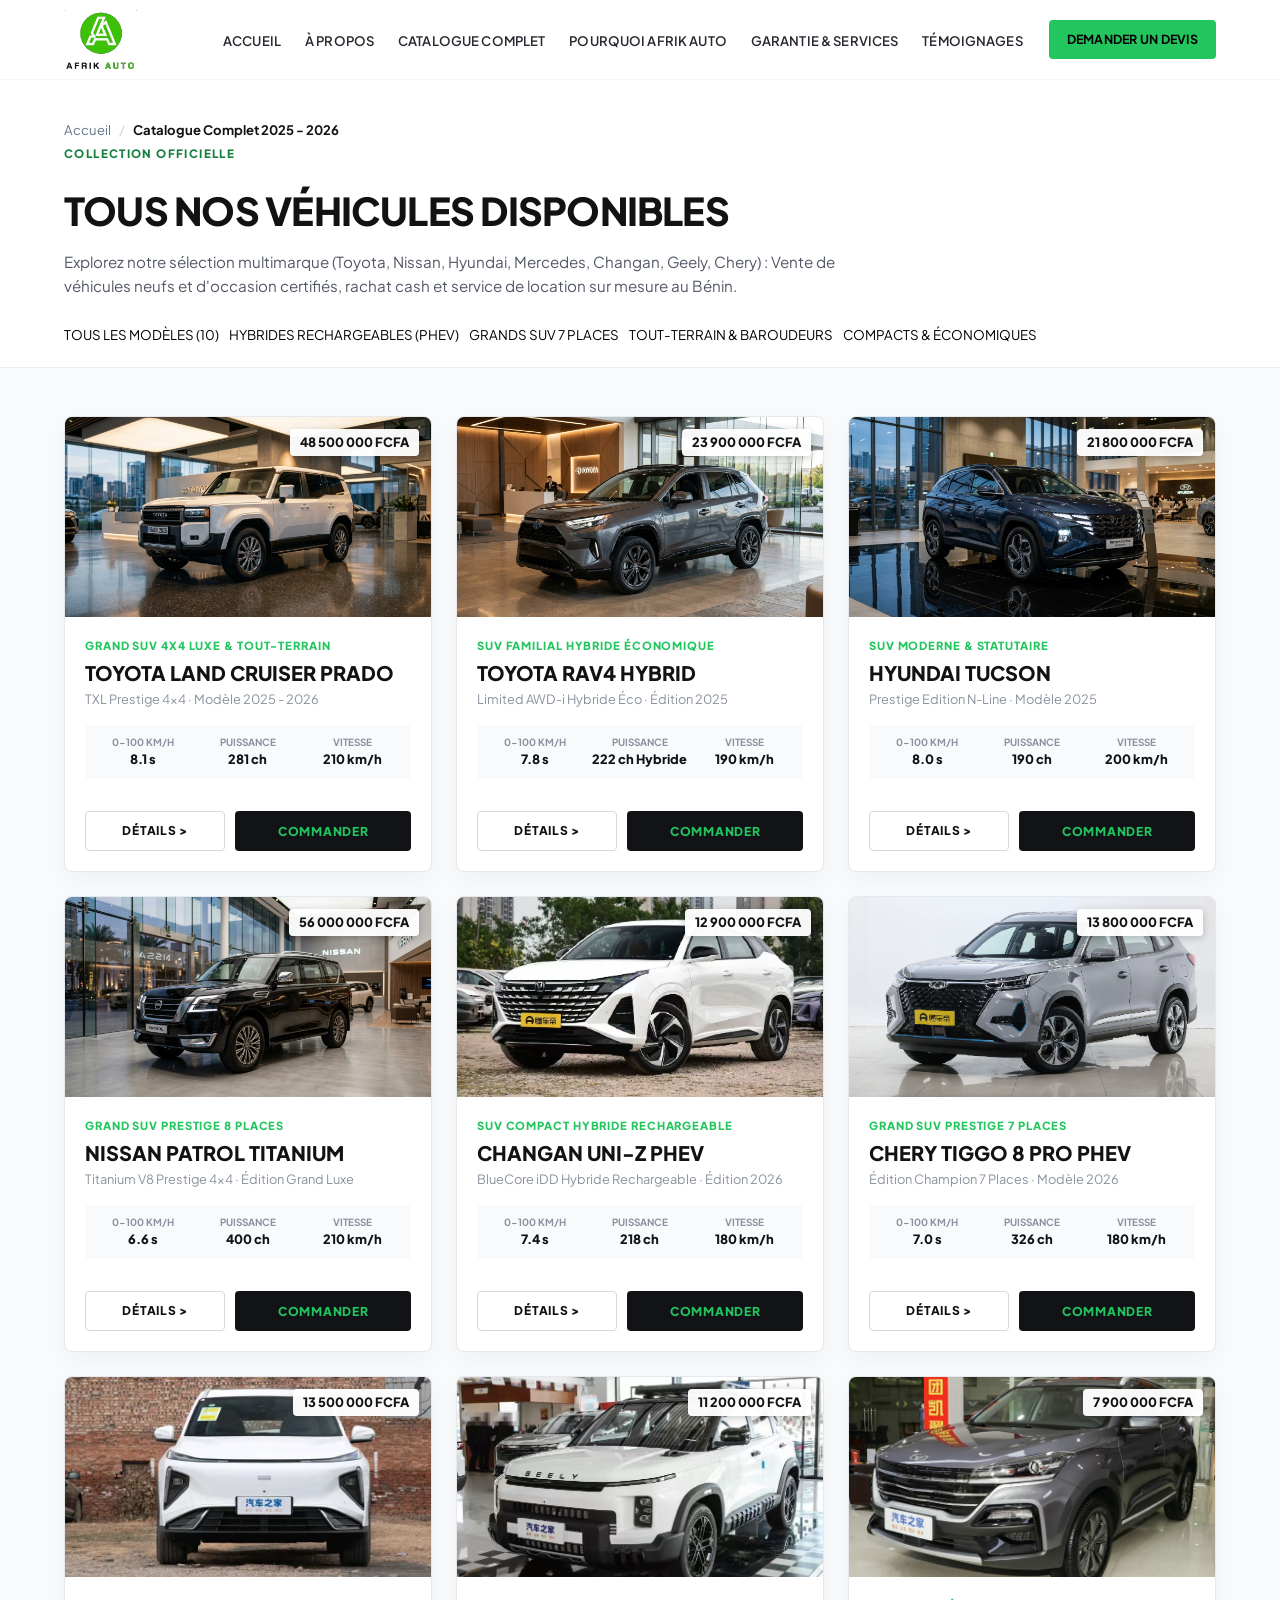
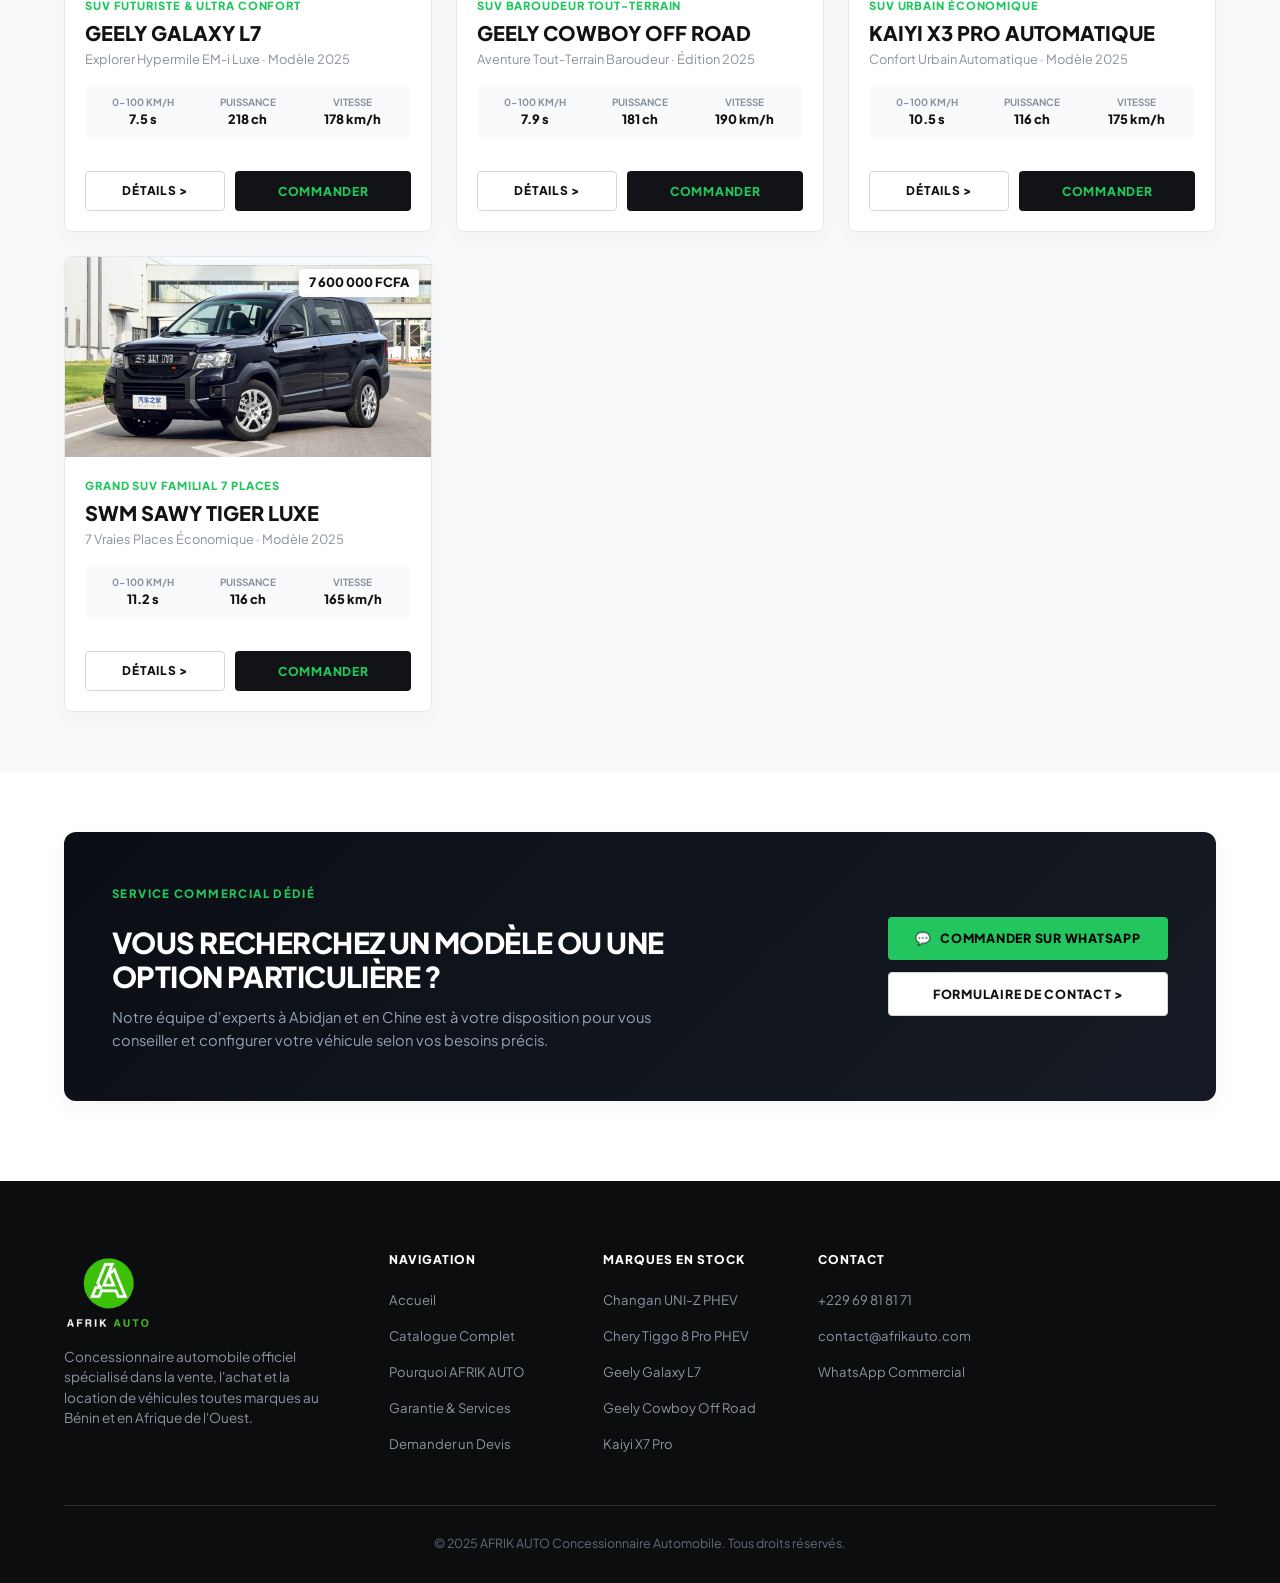
<file: catalogue.html>
<!DOCTYPE html>
<html lang="fr">
<head>
  <meta charset="UTF-8">
  <meta name="viewport" content="width=device-width, initial-scale=1.0">
  <link rel="icon" type="image/svg+xml" href="favicon.svg">
  <title>Catalogue Complet des Véhicules — AFRIK AUTO</title>
  <meta name="description" content="Découvrez tous les véhicules neufs disponibles chez AFRIK AUTO : Changan, Chery, Geely, Kaiyi, SWM. SUV Hybrides Rechargeables, 7 Places et Tout-Terrain en direct usine.">
  
  <!-- Favicon SVG Vectoriel Universel -->

  <!-- Open Graph / Vercel, WhatsApp, Facebook & Social Sharing -->
  <meta property="og:type" content="website">
  <meta property="og:site_name" content="AFRIK AUTO">
  <meta property="og:title" content="Catalogue Complet des Véhicules — AFRIK AUTO">
  <meta property="og:description" content="Découvrez tous les véhicules neufs disponibles chez AFRIK AUTO : Changan, Chery, Geely, Jetour, Kaiyi, SWM. SUV Hybrides Rechargeables et 7 Places.">
  <meta property="og:image" content="https://raw.githubusercontent.com/lincolndahou/afrikauto/main/assets/images/og-image.jpg">
  <meta property="og:image:secure_url" content="https://raw.githubusercontent.com/lincolndahou/afrikauto/main/assets/images/og-image.jpg">
  <meta property="og:image:type" content="image/jpeg">
  <meta property="og:image:width" content="1200">
  <meta property="og:image:height" content="630">
  <meta property="og:image:alt" content="Catalogue Véhicules Multimarques AFRIK AUTO">
  
  <!-- Twitter Card -->
  <meta name="twitter:card" content="summary_large_image">
  <meta name="twitter:title" content="Catalogue Complet des Véhicules — AFRIK AUTO">
  <meta name="twitter:description" content="Explorez toute la collection de véhicules neufs, occasions et location chez AFRIK AUTO.">
  <meta name="twitter:image" content="https://raw.githubusercontent.com/lincolndahou/afrikauto/main/assets/images/og-image.jpg">
  <meta name="twitter:image:alt" content="Catalogue Véhicules Multimarques AFRIK AUTO">
  
  <!-- Google Fonts: Plus Jakarta Sans & Inter -->
  <link rel="preconnect" href="https://fonts.googleapis.com">
  <link rel="preconnect" href="https://fonts.gstatic.com" crossorigin>
  <link href="https://fonts.googleapis.com/css2?family=Inter:wght@300;400;500;600;700;800&family=Plus+Jakarta+Sans:wght@400;500;600;700;800;900&display=swap" rel="stylesheet">
  
  <link rel="stylesheet" href="styles.css">
</head>
<body class="page-catalogue">

  <!-- ==================== HEADER ==================== -->
  <header class="site-header" id="siteHeader">
    <div class="header-container">
      <a href="index.html" class="brand-logo" id="headerLogo">
        <img src="assets/images/logo-afrik-auto.png" alt="AFRIK AUTO" class="site-logo-img">
      </a>

      <nav class="main-nav" id="mainNav">
        <ul class="nav-list">
          <li><a href="index.html" class="nav-link">ACCUEIL</a></li>
          <li><a href="index.html#about" class="nav-link">&Agrave; PROPOS</a></li>
          <li><a href="catalogue.html" class="nav-link">CATALOGUE COMPLET</a></li>
          <li><a href="index.html#why-us" class="nav-link">POURQUOI AFRIK AUTO</a></li>
          <li><a href="index.html#services" class="nav-link">GARANTIE &amp; SERVICES</a></li>
          <li><a href="index.html#testimonials" class="nav-link">T&Eacute;MOIGNAGES</a></li>
        </ul>
      </nav>

      <div class="header-actions">
        <a href="index.html#quote" class="btn btn-reserve" id="headerQuoteBtn">DEMANDER UN DEVIS</a>
        <button class="mobile-menu-toggle" id="mobileMenuToggle" aria-label="Ouvrir le menu de navigation">
          <span></span>
          <span></span>
          <span></span>
        </button>
      </div>
    </div>
  </header>

  <!-- Mobile Drawer Navigation -->
  <div class="mobile-nav-drawer" id="mobileDrawer">
    <ul class="mobile-nav-list">
      <li><a href="index.html#" class="mobile-nav-link"><span>ACCUEIL</span> <span>&rarr;</span></a></li>
      <li><a href="index.html#about" class="mobile-nav-link"><span>&Agrave; PROPOS</span> <span>&rarr;</span></a></li>
      <li><a href="index.html#inventory" class="mobile-nav-link"><span>NOTRE CATALOGUE</span> <span>&rarr;</span></a></li>
      <li><a href="index.html#why-us" class="mobile-nav-link"><span>POURQUOI AFRIK AUTO</span> <span>&rarr;</span></a></li>
      <li><a href="index.html#services" class="mobile-nav-link"><span>GARANTIE &amp; SERVICES</span> <span>&rarr;</span></a></li>
      <li><a href="index.html#testimonials" class="mobile-nav-link"><span>T&Eacute;MOIGNAGES</span> <span>&rarr;</span></a></li>
    </ul>
    <div class="mobile-drawer-cta">
      <a href="index.html#quote" class="btn btn-reserve full-width" style="display:flex; justify-content:center;">DEMANDER UN DEVIS</a>
      <a href="https://wa.me/22969818171" target="_blank" class="mobile-whatsapp-quick">
        <span>💬 Contact WhatsApp Direct : +229 69 81 81 71</span>
      </a>
    </div>
  </div>

  <main>
    <!-- ==================== BANNIÈRE CATALOGUE ==================== -->
    <section class="catalogue-hero-section">
      <div class="section-container">
        <!-- Fil d'Ariane -->
        <nav class="breadcrumb-nav" aria-label="Breadcrumb">
          <a href="index.html">Accueil</a>
          <span class="bc-sep">/</span>
          <span class="bc-current">Catalogue Complet 2025 - 2026</span>
        </nav>

        <div class="catalogue-hero-header">
          <span class="section-badge">COLLECTION OFFICIELLE</span>
          <h1 class="catalogue-main-title">TOUS NOS VÉHICULES DISPONIBLES</h1>
          <p class="catalogue-main-desc">
            Explorez notre sélection multimarque (Toyota, Nissan, Hyundai, Mercedes, Changan, Geely, Chery) : Vente de véhicules neufs et d'occasion certifiés, rachat cash et service de location sur mesure au Bénin.
          </p>
        </div>

        <!-- Barre de filtres de catégories -->
        <div class="catalogue-filter-bar" id="cataloguePageFilters">
          <button type="button" class="catalog-filter-btn active" data-cat="all">TOUS LES MODÈLES (10)</button>
          <button type="button" class="catalog-filter-btn" data-cat="hybrid">HYBRIDES RECHARGEABLES (PHEV)</button>
          <button type="button" class="catalog-filter-btn" data-cat="familial">GRANDS SUV 7 PLACES</button>
          <button type="button" class="catalog-filter-btn" data-cat="offroad">TOUT-TERRAIN &amp; BAROUDEURS</button>
          <button type="button" class="catalog-filter-btn" data-cat="compact">COMPACTS &amp; ÉCONOMIQUES</button>
        </div>
      </div>
    </section>

    <!-- ==================== GRILLE DES VÉHICULES ==================== -->
    <section class="catalogue-grid-section">
      <div class="section-container">
        <div class="catalogue-full-grid" id="catalogueFullGrid">
          <!-- Injecté dynamiquement par app.js -->
        </div>
      </div>
    </section>

    <!-- ==================== SECTION CTA DEVIS ==================== -->
    <section class="catalogue-cta-section">
      <div class="section-container">
        <div class="catalogue-cta-card">
          <div class="cta-text-side">
            <span class="section-badge badge-accent">SERVICE COMMERCIAL DÉDIÉ</span>
            <h2>VOUS RECHERCHEZ UN MODÈLE OU UNE OPTION PARTICULIÈRE ?</h2>
            <p>Notre équipe d'experts à Abidjan et en Chine est à votre disposition pour vous conseiller et configurer votre véhicule selon vos besoins précis.</p>
          </div>
          <div class="cta-actions-side">
            <a href="https://wa.me/22969818171?text=Bonjour%20AFRIK AUTO%2C%20je%20souhaite%20commander%20un%20v%C3%A9hicule%20sur-mesure." target="_blank" class="btn btn-primary btn-whatsapp-direct">
              <span>💬</span> COMMANDER SUR WHATSAPP
            </a>
            <a href="index.html#quote" class="btn btn-secondary">FORMULAIRE DE CONTACT &gt;</a>
          </div>
        </div>
      </div>
    </section>
  </main>

  <!-- ==================== FOOTER ==================== -->
  <footer class="site-footer">
    <div class="section-container footer-container">
      <div class="footer-top-grid">
        <div class="footer-brand-col">
          <a href="index.html" class="brand-logo footer-logo">
            <img src="assets/images/logo-afrik-auto-white.png" alt="AFRIK AUTO" class="site-footer-logo-img">
          </a>
          <p class="footer-tagline">Concessionnaire automobile officiel spécialisé dans la vente, l'achat et la location de véhicules toutes marques au Bénin et en Afrique de l'Ouest.</p>
        </div>

        <div class="footer-links-col">
          <h4 class="footer-heading">NAVIGATION</h4>
          <ul class="footer-links-list">
            <li><a href="index.html">Accueil</a></li>
            <li><a href="catalogue.html">Catalogue Complet</a></li>
            <li><a href="index.html#why-us">Pourquoi AFRIK AUTO</a></li>
            <li><a href="index.html#services">Garantie &amp; Services</a></li>
            <li><a href="index.html#quote">Demander un Devis</a></li>
          </ul>
        </div>

        <div class="footer-links-col">
          <h4 class="footer-heading">MARQUES EN STOCK</h4>
          <ul class="footer-links-list">
            <li><a href="vehicule.html?id=changan-uni-z-phev">Changan UNI-Z PHEV</a></li>
            <li><a href="vehicule.html?id=chery-tiggo-8-pro-phev">Chery Tiggo 8 Pro PHEV</a></li>
            <li><a href="vehicule.html?id=geely-galaxy-l7">Geely Galaxy L7</a></li>
            <li><a href="vehicule.html?id=geely-cowboy-offroad">Geely Cowboy Off Road</a></li>
            <li><a href="vehicule.html?id=kaiyi-x7-pro-terres">Kaiyi X7 Pro</a></li>
          </ul>
        </div>

        <div class="footer-links-col">
          <h4 class="footer-heading">CONTACT</h4>
          <ul class="footer-links-list">
            <li><a href="tel:+22969818171">+229 69 81 81 71</a></li>
            <li><a href="mailto:contact@afrikauto.com">contact@afrikauto.com</a></li>
            <li><a href="https://wa.me/22969818171">WhatsApp Commercial</a></li>
          </ul>
        </div>
      </div>

      <div class="footer-bottom-bar">
        <p class="copyright-text">&copy; 2025 AFRIK AUTO Concessionnaire Automobile. Tous droits réservés.</p>
      </div>
    </div>
  </footer>

  <script src="app.js"></script>
</body>
</html>
</file>
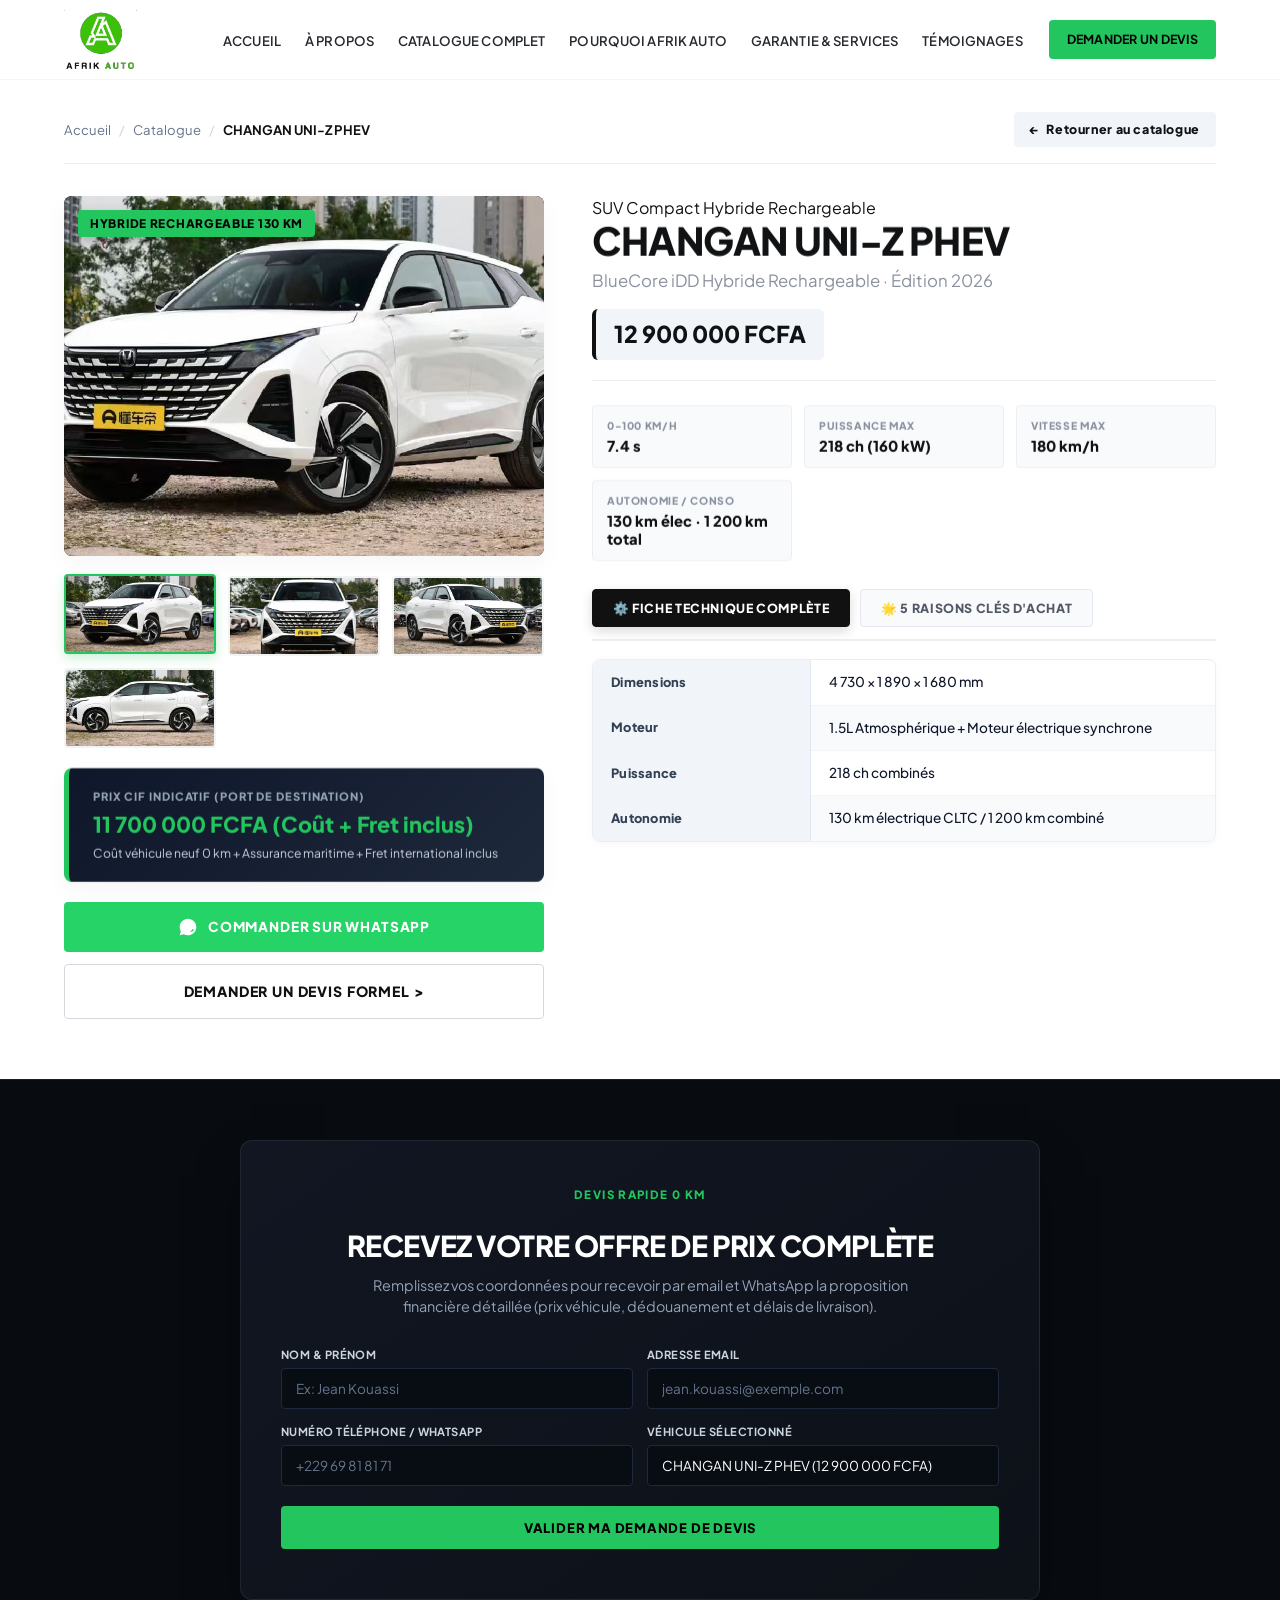
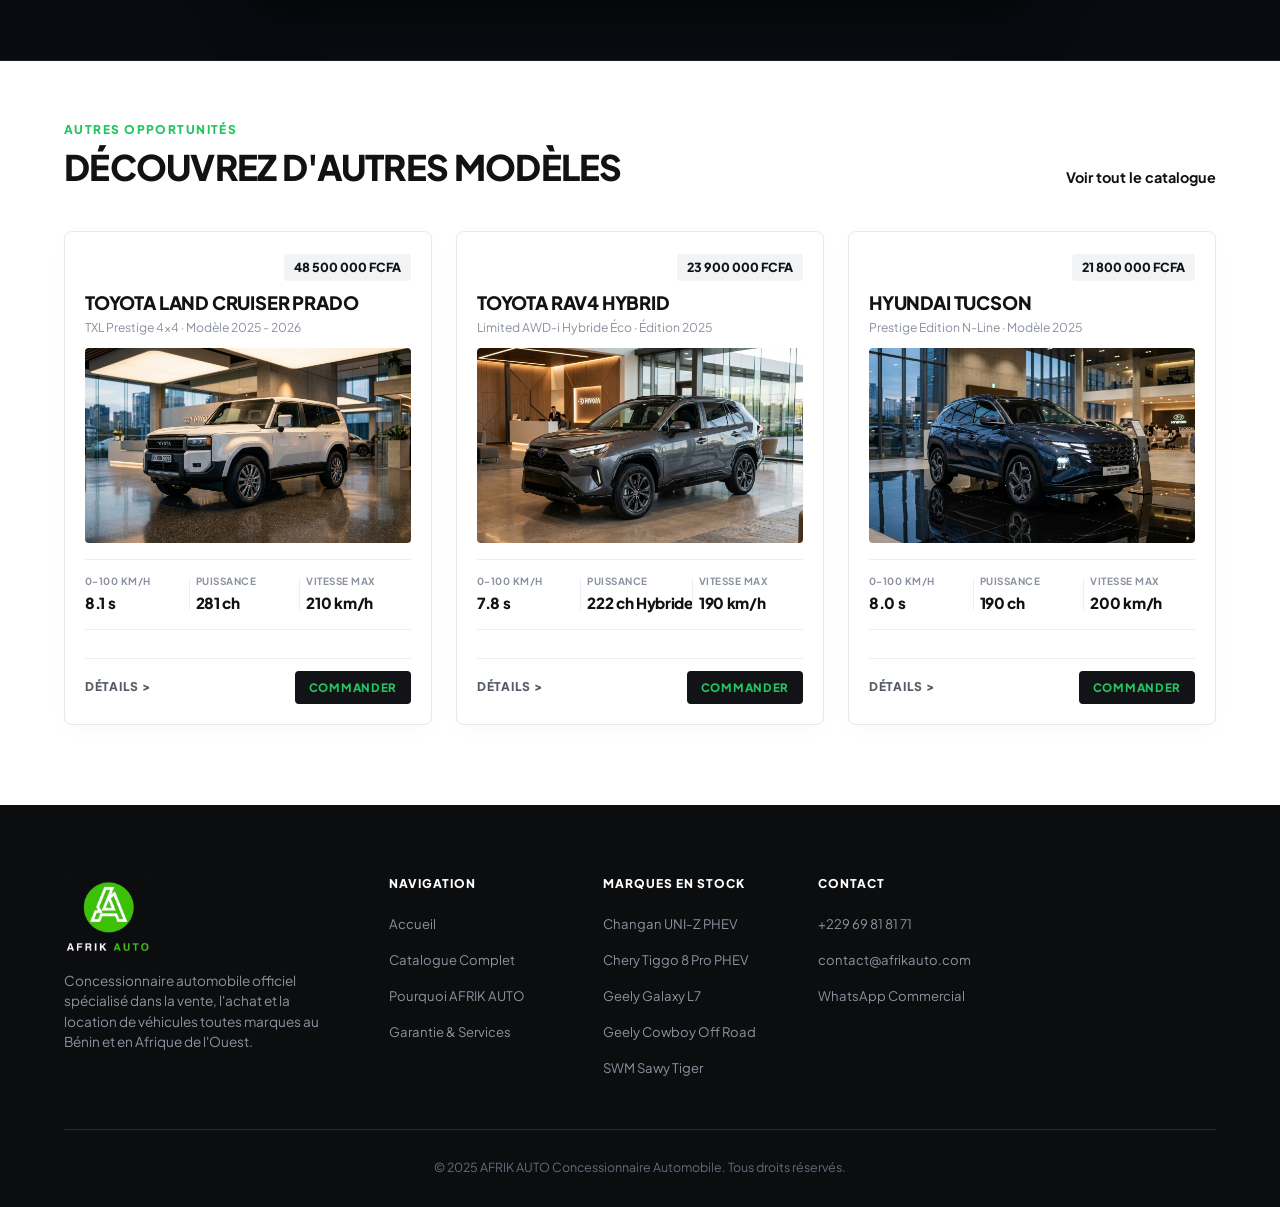
<file: vehicule.html>
<!DOCTYPE html>
<html lang="fr">
<head>
  <meta charset="UTF-8">
  <meta name="viewport" content="width=device-width, initial-scale=1.0">
  <link rel="icon" type="image/svg+xml" href="favicon.svg">
  <title>Fiche Technique Détaillée — AFRIK AUTO</title>
  <meta name="description" content="Fiche technique complète, caractéristiques mécaniques, photos et prix CIF du véhicule chez AFRIK AUTO.">
  
  <!-- Favicon SVG Vectoriel Universel -->

  <!-- Open Graph / Vercel, WhatsApp, Facebook & Social Sharing -->
  <meta property="og:type" content="website">
  <meta property="og:site_name" content="AFRIK AUTO">
  <meta property="og:title" content="Fiche Technique Détaillée — AFRIK AUTO">
  <meta property="og:description" content="Fiche technique complète, caractéristiques mécaniques, photos et prix CIF du véhicule chez AFRIK AUTO.">
  <meta property="og:image" content="https://raw.githubusercontent.com/lincolndahou/afrikauto/main/assets/images/og-image.jpg">
  <meta property="og:image:secure_url" content="https://raw.githubusercontent.com/lincolndahou/afrikauto/main/assets/images/og-image.jpg">
  <meta property="og:image:type" content="image/jpeg">
  <meta property="og:image:width" content="1200">
  <meta property="og:image:height" content="630">
  <meta property="og:image:alt" content="Véhicules Multimarques AFRIK AUTO">
  
  <!-- Twitter Card -->
  <meta name="twitter:card" content="summary_large_image">
  <meta name="twitter:title" content="Fiche Technique Détaillée — AFRIK AUTO">
  <meta name="twitter:description" content="Découvrez tous les détails et commandez votre véhicule neuf chez AFRIK AUTO.">
  <meta name="twitter:image" content="https://raw.githubusercontent.com/lincolndahou/afrikauto/main/assets/images/og-image.jpg">
  <meta name="twitter:image:alt" content="Véhicules Multimarques AFRIK AUTO">
  
  <!-- Google Fonts: Plus Jakarta Sans & Inter -->
  <link rel="preconnect" href="https://fonts.googleapis.com">
  <link rel="preconnect" href="https://fonts.gstatic.com" crossorigin>
  <link href="https://fonts.googleapis.com/css2?family=Inter:wght@300;400;500;600;700;800&family=Plus+Jakarta+Sans:wght@400;500;600;700;800;900&display=swap" rel="stylesheet">
  
  <link rel="stylesheet" href="styles.css">
</head>
<body class="page-vehicule">

  <!-- ==================== HEADER ==================== -->
  <header class="site-header" id="siteHeader">
    <div class="header-container">
      <a href="index.html" class="brand-logo" id="headerLogo">
        <img src="assets/images/logo-afrik-auto.png" alt="AFRIK AUTO" class="site-logo-img">
      </a>

      <nav class="main-nav" id="mainNav">
        <ul class="nav-list">
          <li><a href="index.html" class="nav-link">ACCUEIL</a></li>
          <li><a href="index.html#about" class="nav-link">&Agrave; PROPOS</a></li>
          <li><a href="catalogue.html" class="nav-link">CATALOGUE COMPLET</a></li>
          <li><a href="index.html#why-us" class="nav-link">POURQUOI AFRIK AUTO</a></li>
          <li><a href="index.html#services" class="nav-link">GARANTIE &amp; SERVICES</a></li>
          <li><a href="index.html#testimonials" class="nav-link">T&Eacute;MOIGNAGES</a></li>
        </ul>
      </nav>

      <div class="header-actions">
        <a href="#quoteFormSection" class="btn btn-reserve" id="headerQuoteBtn">DEMANDER UN DEVIS</a>
        <button class="mobile-menu-toggle" id="mobileMenuToggle" aria-label="Ouvrir le menu de navigation">
          <span></span>
          <span></span>
          <span></span>
        </button>
      </div>
    </div>
  </header>

  <!-- Mobile Drawer Navigation -->
  <div class="mobile-nav-drawer" id="mobileDrawer">
    <ul class="mobile-nav-list">
      <li><a href="index.html#" class="mobile-nav-link"><span>ACCUEIL</span> <span>&rarr;</span></a></li>
      <li><a href="index.html#about" class="mobile-nav-link"><span>&Agrave; PROPOS</span> <span>&rarr;</span></a></li>
      <li><a href="index.html#inventory" class="mobile-nav-link"><span>NOTRE CATALOGUE</span> <span>&rarr;</span></a></li>
      <li><a href="index.html#why-us" class="mobile-nav-link"><span>POURQUOI AFRIK AUTO</span> <span>&rarr;</span></a></li>
      <li><a href="index.html#services" class="mobile-nav-link"><span>GARANTIE &amp; SERVICES</span> <span>&rarr;</span></a></li>
      <li><a href="index.html#testimonials" class="mobile-nav-link"><span>T&Eacute;MOIGNAGES</span> <span>&rarr;</span></a></li>
    </ul>
    <div class="mobile-drawer-cta">
      <a href="index.html#quote" class="btn btn-reserve full-width" style="display:flex; justify-content:center;">DEMANDER UN DEVIS</a>
      <a href="https://wa.me/22969818171" target="_blank" class="mobile-whatsapp-quick">
        <span>💬 Contact WhatsApp Direct : +229 69 81 81 71</span>
      </a>
    </div>
  </div>

  <main>
    <!-- ==================== CONTENU DÉTAILS VÉHICULE ==================== -->
    <section class="vehicule-detail-section">
      <div class="section-container">
        
        <!-- Fil d'Ariane & Bouton Retour -->
        <div class="vehicule-top-nav-bar">
          <nav class="breadcrumb-nav" aria-label="Breadcrumb">
            <a href="index.html">Accueil</a>
            <span class="bc-sep">/</span>
            <a href="catalogue.html">Catalogue</a>
            <span class="bc-sep">/</span>
            <span class="bc-current" id="bcVehicleName">Chargement du véhicule...</span>
          </nav>
          <a href="catalogue.html" class="btn-back-link">
            <span>&larr;</span> Retourner au catalogue
          </a>
        </div>

        <!-- Conteneur dynamique principal du véhicule -->
        <div id="vehiculePageContent" class="vehicule-page-layout">
          <!-- Injecté dynamiquement par app.js via l'ID de l'URL -->
          <div class="loading-state">
            <p>Chargement des caractéristiques et fiches techniques du véhicule...</p>
          </div>
        </div>

      </div>
    </section>

    <!-- ==================== SECTION FORMULAIRE DE DEVIS SUR CETTE PAGE ==================== -->
    <section class="vehicule-quote-section" id="quoteFormSection">
      <div class="section-container">
        <div class="vehicule-quote-card">
          <div class="vquote-header">
            <span class="section-badge">DEVIS RAPIDE 0 KM</span>
            <h3 class="vquote-title">RECEVEZ VOTRE OFFRE DE PRIX COMPLÈTE</h3>
            <p class="vquote-desc">Remplissez vos coordonnées pour recevoir par email et WhatsApp la proposition financière détaillée (prix véhicule, dédouanement et délais de livraison).</p>
          </div>

          <form class="quote-form" id="vehicleDirectQuoteForm" onsubmit="return false;">
            <div class="form-row-grid">
              <div class="form-group">
                <label for="vQuoteName" class="form-label">Nom &amp; Prénom</label>
                <input type="text" class="form-input" id="vQuoteName" placeholder="Ex: Jean Kouassi" required>
              </div>
              <div class="form-group">
                <label for="vQuoteEmail" class="form-label">Adresse Email</label>
                <input type="email" class="form-input" id="vQuoteEmail" placeholder="jean.kouassi@exemple.com" required>
              </div>
            </div>

            <div class="form-row-grid">
              <div class="form-group">
                <label for="vQuotePhone" class="form-label">Numéro Téléphone / WhatsApp</label>
                <input type="tel" class="form-input" id="vQuotePhone" placeholder="+229 69 81 81 71" required>
              </div>
              <div class="form-group">
                <label for="vQuoteVehicle" class="form-label">Véhicule Sélectionné</label>
                <input type="text" class="form-input" id="vQuoteVehicle" readonly>
              </div>
            </div>

            <div class="form-submit-row">
              <button type="submit" class="btn btn-primary btn-quote-submit" id="btnSubmitVehicleQuote">
                VALIDER MA DEMANDE DE DEVIS
              </button>
            </div>
          </form>
          <div class="form-feedback" id="vQuoteFeedback"></div>
        </div>
      </div>
    </section>

    <!-- ==================== MODÈLES SIMILAIRES RECOMMANDÉS ==================== -->
    <section class="related-vehicles-section">
      <div class="section-container">
        <div class="lineup-header-row">
          <div class="lineup-header-left">
            <span class="section-badge">AUTRES OPPORTUNITÉS</span>
            <h2 class="section-title">DÉCOUVREZ D'AUTRES MODÈLES</h2>
          </div>
          <div class="lineup-header-right">
            <a href="catalogue.html" class="view-all-link">Voir tout le catalogue</a>
          </div>
        </div>

        <div class="related-grid" id="relatedVehiclesGrid">
          <!-- Rempli par app.js -->
        </div>
      </div>
    </section>

  </main>

  <!-- ==================== FOOTER ==================== -->
  <footer class="site-footer">
    <div class="section-container footer-container">
      <div class="footer-top-grid">
        <div class="footer-brand-col">
          <a href="index.html" class="brand-logo footer-logo">
            <img src="assets/images/logo-afrik-auto-white.png" alt="AFRIK AUTO" class="site-footer-logo-img">
          </a>
          <p class="footer-tagline">Concessionnaire automobile officiel spécialisé dans la vente, l'achat et la location de véhicules toutes marques au Bénin et en Afrique de l'Ouest.</p>
        </div>

        <div class="footer-links-col">
          <h4 class="footer-heading">NAVIGATION</h4>
          <ul class="footer-links-list">
            <li><a href="index.html">Accueil</a></li>
            <li><a href="catalogue.html">Catalogue Complet</a></li>
            <li><a href="index.html#why-us">Pourquoi AFRIK AUTO</a></li>
            <li><a href="index.html#services">Garantie &amp; Services</a></li>
          </ul>
        </div>

        <div class="footer-links-col">
          <h4 class="footer-heading">MARQUES EN STOCK</h4>
          <ul class="footer-links-list">
            <li><a href="vehicule.html?id=changan-uni-z-phev">Changan UNI-Z PHEV</a></li>
            <li><a href="vehicule.html?id=chery-tiggo-8-pro-phev">Chery Tiggo 8 Pro PHEV</a></li>
            <li><a href="vehicule.html?id=geely-galaxy-l7">Geely Galaxy L7</a></li>
            <li><a href="vehicule.html?id=geely-cowboy-offroad">Geely Cowboy Off Road</a></li>
            <li><a href="vehicule.html?id=swm-sawy-tiger">SWM Sawy Tiger</a></li>
          </ul>
        </div>

        <div class="footer-links-col">
          <h4 class="footer-heading">CONTACT</h4>
          <ul class="footer-links-list">
            <li><a href="tel:+22969818171">+229 69 81 81 71</a></li>
            <li><a href="mailto:contact@afrikauto.com">contact@afrikauto.com</a></li>
            <li><a href="https://wa.me/22969818171">WhatsApp Commercial</a></li>
          </ul>
        </div>
      </div>

      <div class="footer-bottom-bar">
        <p class="copyright-text">&copy; 2025 AFRIK AUTO Concessionnaire Automobile. Tous droits réservés.</p>
      </div>
    </div>
  </footer>

  <script src="app.js"></script>
</body>
</html>
</file>
<file: styles.css>
/* ==========================================================================
   AFRIK AUTO — VENTE, ACHAT & LOCATION DE VÉHICULES DE TOUS TYPES
   Pixel-Accurate Automotive Dealership Style System
   ========================================================================== */

:root {
  /* Brand Colors */
  --color-volt-lime: #22c55e;
  --color-volt-lime-hover: #16a34a;
  --color-volt-dark: #0a0a0c;
  --color-dark-bg: #09090b;
  --color-footer-bg: #0c0d0f;
  --color-card-bg: #ffffff;
  --color-light-box: #f7f8fa;
  
  /* Text Colors */
  --text-primary: #101214;
  --text-secondary: #525866;
  --text-muted: #8a919e;
  --text-white: #ffffff;
  --text-lime-badge: #15803d;
  
  /* Borders & Dividers */
  --border-light: #eceef2;
  --border-dark: rgba(255, 255, 255, 0.12);
  --border-card: #e5e8ec;
  
  /* Typography */
  --font-heading: 'Plus Jakarta Sans', 'Inter', -apple-system, BlinkMacSystemFont, 'Segoe UI', Roboto, sans-serif;
  --font-body: 'Plus Jakarta Sans', 'Inter', -apple-system, BlinkMacSystemFont, 'Segoe UI', Roboto, sans-serif;
  
  /* Spacing & Sizes */
  --container-max-width: 1200px;
  --header-height: 80px;
  --radius-sm: 4px;
  --radius-md: 8px;
  --radius-lg: 12px;
  --radius-full: 9999px;
  
  /* Shadows */
  --shadow-subtle: 0 4px 20px rgba(0, 0, 0, 0.025);
  --shadow-card: 0 8px 24px rgba(0, 0, 0, 0.04);
  --shadow-hover: 0 14px 32px rgba(0, 0, 0, 0.07);
  
  /* Transitions */
  --transition-fast: 0.18s cubic-bezier(0.16, 1, 0.3, 1);
  --transition-normal: 0.28s cubic-bezier(0.16, 1, 0.3, 1);
}

/* Reset & Base Styles */
*, *::before, *::after {
  box-sizing: border-box;
  margin: 0;
  padding: 0;
}

html {
  font-size: 16px;
  scroll-behavior: smooth;
  -webkit-font-smoothing: antialiased;
  -moz-osx-font-smoothing: grayscale;
}

body {
  font-family: var(--font-body);
  background-color: #ffffff;
  color: var(--text-primary);
  line-height: 1.5;
  overflow-x: hidden;
}

img {
  max-width: 100%;
  height: auto;
  display: block;
}

a {
  color: inherit;
  text-decoration: none;
  transition: color var(--transition-fast);
}

ul {
  list-style: none;
}

button, select, input {
  font-family: inherit;
}

button {
  cursor: pointer;
  border: none;
  background: none;
}

/* Layout Utilities */
.section-container {
  max-width: var(--container-max-width);
  margin: 0 auto;
  padding: 0 24px;
}

.text-center {
  text-align: center;
}

.text-accent {
  color: var(--color-volt-lime);
}

.text-white {
  color: #ffffff !important;
}

.text-muted {
  color: var(--text-muted);
}

.font-bold {
  font-weight: 700;
}

/* Badges & Section Titles */
.section-badge {
  display: inline-block;
  font-family: var(--font-heading);
  font-size: 0.72rem;
  font-weight: 800;
  letter-spacing: 0.12em;
  text-transform: uppercase;
  color: var(--text-lime-badge);
  margin-bottom: 12px;
}

.section-badge.badge-accent {
  color: var(--color-volt-lime);
}

/* ==========================================================================
   STAGGERED FADE-IN UP ANIMATION SYSTEM
   ========================================================================== */
.fade-up-init {
  opacity: 0;
  transform: translateY(28px);
  transition: opacity 0.75s cubic-bezier(0.16, 1, 0.3, 1), transform 0.75s cubic-bezier(0.16, 1, 0.3, 1);
  will-change: opacity, transform;
}

.fade-up-active {
  opacity: 1 !important;
  transform: translateY(0) !important;
}

/* Stagger delay classes */
.stagger-1 { transition-delay: 0.08s !important; }
.stagger-2 { transition-delay: 0.16s !important; }
.stagger-3 { transition-delay: 0.24s !important; }
.stagger-4 { transition-delay: 0.32s !important; }
.stagger-5 { transition-delay: 0.40s !important; }
.stagger-6 { transition-delay: 0.48s !important; }

/* Hero entrance staggered keyframe animation (active immediately on load) */
.hero-stagger-1 {
  animation: heroFadeUp 0.8s cubic-bezier(0.16, 1, 0.3, 1) 0.08s both;
}

.hero-stagger-2 {
  animation: heroFadeUp 0.85s cubic-bezier(0.16, 1, 0.3, 1) 0.18s both;
}

.hero-stagger-3 {
  animation: heroFadeUp 0.9s cubic-bezier(0.16, 1, 0.3, 1) 0.28s both;
}

.hero-stagger-4 {
  animation: heroFadeUp 0.95s cubic-bezier(0.16, 1, 0.3, 1) 0.38s both;
}

.hero-stagger-canvas {
  animation: heroFadeIn 1.1s cubic-bezier(0.16, 1, 0.3, 1) 0.20s both;
}

@keyframes heroFadeUp {
  from {
    opacity: 0;
    transform: translateY(32px);
  }
  to {
    opacity: 1;
    transform: translateY(0);
  }
}

@keyframes heroFadeIn {
  from {
    opacity: 0;
    transform: scale(0.97);
  }
  to {
    opacity: 1;
    transform: scale(1);
  }
}

@media (prefers-reduced-motion: reduce) {
  .fade-up-init,
  .hero-stagger-1,
  .hero-stagger-2,
  .hero-stagger-3,
  .hero-stagger-4,
  .hero-stagger-canvas {
    opacity: 1 !important;
    transform: none !important;
    animation: none !important;
    transition: none !important;
  }
}

.section-title {
  font-family: var(--font-heading);
  font-size: 2.15rem;
  font-weight: 800;
  line-height: 1.15;
  letter-spacing: -0.02em;
  color: var(--text-primary);
  text-transform: uppercase;
}

.section-subtitle-text {
  font-size: 0.95rem;
  color: var(--text-secondary);
  max-width: 580px;
  margin: 10px auto 0 auto;
}

.section-description {
  font-size: 0.95rem;
  color: var(--text-secondary);
  line-height: 1.6;
  margin-top: 14px;
}

/* Buttons */
.btn {
  display: inline-flex;
  align-items: center;
  justify-content: center;
  gap: 8px;
  font-family: var(--font-heading);
  font-size: 0.78rem;
  font-weight: 800;
  letter-spacing: 0.06em;
  text-transform: uppercase;
  padding: 12px 24px;
  border-radius: var(--radius-sm);
  transition: all var(--transition-fast);
  white-space: nowrap;
}

.btn-primary, .btn-reserve {
  background-color: var(--color-volt-lime);
  color: #000000;
}

.btn-primary:hover, .btn-reserve:hover {
  background-color: var(--color-volt-lime-hover);
  transform: translateY(-1px);
  box-shadow: 0 4px 14px rgba(34, 197, 94, 0.4);
}

.btn-secondary {
  background-color: #ffffff;
  color: #111111;
  border: 1px solid #d4d7dc;
}

.btn-secondary:hover {
  background-color: #f9fafb;
  border-color: #9ca3af;
  transform: translateY(-1px);
}

.btn-outline-light {
  background-color: rgba(10, 10, 12, 0.6);
  color: #ffffff;
  border: 1px solid rgba(255, 255, 255, 0.35);
  backdrop-filter: blur(8px);
}

.btn-outline-light:hover {
  background-color: #ffffff;
  color: #000000;
  border-color: #ffffff;
}

.btn.full-width {
  width: 100%;
}

/* ==========================================================================
   HEADER
   ========================================================================== */
.site-header {
  position: sticky;
  top: 0;
  left: 0;
  width: 100%;
  height: var(--header-height);
  background-color: #ffffff;
  z-index: 1000;
  border-bottom: 1px solid rgba(0, 0, 0, 0.04);
}

.header-container {
  max-width: var(--container-max-width);
  height: 100%;
  margin: 0 auto;
  padding: 0 24px;
  display: flex;
  align-items: center;
  justify-content: space-between;
}

.brand-logo {
  display: inline-flex;
  align-items: center;
  gap: 10px;
  text-decoration: none;
}

.site-logo-img {
  height: 44px;
  width: auto;
  max-width: 170px;
  object-fit: contain;
  display: block;
  transition: transform var(--transition-fast);
}

.site-footer-logo-img {
  height: 48px;
  width: auto;
  max-width: 180px;
  object-fit: contain;
  display: block;
  transition: opacity var(--transition-fast);
}

.brand-logo:hover .site-logo-img {
  transform: scale(1.03);
}

.brand-logo:hover .site-footer-logo-img {
  opacity: 0.9;
}

.logo-icon {
  width: 26px;
  height: 26px;
  flex-shrink: 0;
}

.logo-text {
  font-family: var(--font-heading);
  font-size: 1.25rem;
  font-weight: 900;
  letter-spacing: -0.01em;
  display: flex;
  align-items: center;
  gap: 3px;
}

.logo-bold {
  color: #111111;
}

.logo-accent {
  color: #22c55e;
}

.logo-tag {
  font-size: 0.65rem;
  font-weight: 800;
  background-color: #111111;
  color: #ffffff;
  padding: 2px 6px;
  border-radius: 2px;
  margin-left: 4px;
  letter-spacing: 0.08em;
}

.main-nav .nav-list {
  display: flex;
  align-items: center;
  gap: 20px;
}

.nav-link {
  font-family: var(--font-heading);
  font-size: 0.82rem;
  font-weight: 600;
  letter-spacing: 0.01em;
  color: #262930;
  position: relative;
  padding: 6px 2px;
  white-space: nowrap;
  text-decoration: none;
  transition: color 0.25s ease;
}

.nav-link::after {
  content: '';
  position: absolute;
  bottom: 0;
  left: 0;
  width: 0;
  height: 2.5px;
  background-color: #22c55e;
  border-radius: 2px;
  transition: width 0.25s cubic-bezier(0.4, 0, 0.2, 1);
}

.nav-link:hover {
  color: #0a0a0c;
}

.nav-link:hover::after,
.nav-link.active::after {
  width: 100%;
}

.header-actions {
  display: flex;
  align-items: center;
  gap: 16px;
}

.btn-reserve {
  padding: 10px 18px;
  font-size: 0.78rem;
  letter-spacing: 0.02em;
  font-weight: 700;
  white-space: nowrap;
}



/* ==========================================================================
   1. HERO / MAIN OFFER (FULL-WIDTH IMMERSIVE CANVAS)
   ========================================================================== */
.hero-section {
  position: relative;
  width: 100%;
  min-height: 490px;
  display: flex;
  align-items: center;
  background-color: #f1f4f8;
  overflow: hidden;
}

.hero-background-canvas {
  position: absolute;
  top: 0;
  left: 0;
  width: 100%;
  height: 100%;
  z-index: 1;
}

.hero-bg-image {
  width: 100%;
  height: 100%;
  object-fit: cover;
  object-position: right center;
}

.hero-ambient-gradient {
  position: absolute;
  top: 0;
  left: 0;
  width: 100%;
  height: 100%;
  background: linear-gradient(
    90deg, 
    rgba(255, 255, 255, 0.45) 0%, 
    rgba(255, 255, 255, 0.15) 30%, 
    rgba(255, 255, 255, 0) 50%
  );
}

.hero-container {
  position: relative;
  z-index: 2;
  width: 100%;
  padding-top: 36px;
  padding-bottom: 40px;
}

.hero-content {
  max-width: 480px;
}

.hero-dealership-badge {
  display: inline-block;
  font-family: var(--font-heading);
  font-size: 0.72rem;
  font-weight: 800;
  letter-spacing: 0.12em;
  text-transform: uppercase;
  color: #22c55e;
  margin-bottom: 10px;
}

.hero-title {
  font-family: var(--font-heading);
  font-size: 2.75rem;
  font-weight: 900;
  line-height: 1.06;
  letter-spacing: -0.03em;
  margin-bottom: 16px;
}

.hero-title .title-line {
  display: block;
  color: #000000;
}

.hero-title .text-accent {
  color: #22c55e;
  -webkit-text-stroke: 0.8px rgba(0, 0, 0, 0.12);
}

.hero-description {
  font-size: 0.92rem;
  line-height: 1.5;
  color: #4b5563;
  margin-bottom: 24px;
  max-width: 420px;
}

.hero-cta-group {
  display: flex;
  align-items: center;
  gap: 14px;
}

.btn-hero {
  padding: 13px 26px;
  font-size: 0.78rem;
}

/* ==========================================================================
   BANDEAU MARQUEE MARQUES (DÉFILEMENT CONTINU INFINI)
   ========================================================================== */
.brands-marquee-bar {
  width: 100%;
  overflow: hidden;
  background-color: #ffffff;
  border-top: 1px solid rgba(0, 0, 0, 0.06);
  border-bottom: 1px solid rgba(0, 0, 0, 0.06);
  padding: 16px 0;
  display: flex;
  align-items: center;
  position: relative;
  user-select: none;
  z-index: 10;
}

.brands-marquee-bar::before,
.brands-marquee-bar::after {
  content: '';
  position: absolute;
  top: 0;
  width: 80px;
  height: 100%;
  z-index: 2;
  pointer-events: none;
}

.brands-marquee-bar::before {
  left: 0;
  background: linear-gradient(90deg, #ffffff 0%, rgba(255, 255, 255, 0) 100%);
}

.brands-marquee-bar::after {
  right: 0;
  background: linear-gradient(270deg, #ffffff 0%, rgba(255, 255, 255, 0) 100%);
}

.marquee-track {
  display: flex;
  width: max-content;
  animation: marqueeScroll 35s linear infinite;
  will-change: transform;
}

.marquee-track:hover {
  animation-play-state: paused;
}

.marquee-group {
  display: flex;
  align-items: center;
  gap: 32px;
  padding-right: 32px;
  flex-shrink: 0;
}

.brand-item {
  display: inline-flex;
  align-items: center;
  gap: 10px;
}

.brand-logo-icon {
  height: 22px;
  width: auto;
  max-width: 38px;
  object-fit: contain;
  filter: grayscale(100%) opacity(0.8);
  transition: all var(--transition-fast);
}

.brand-item:hover .brand-logo-icon {
  filter: grayscale(0%) opacity(1);
  transform: scale(1.08);
}

.brand-name {
  font-family: var(--font-heading);
  font-size: 0.88rem;
  font-weight: 800;
  letter-spacing: 0.12em;
  color: #374151;
  text-transform: uppercase;
  transition: color var(--transition-fast);
}

.brand-item:hover .brand-name {
  color: #111111;
}

.brand-separator {
  color: #cbd5e1;
  font-size: 0.85rem;
  font-weight: 700;
}

@keyframes marqueeScroll {
  from {
    transform: translateX(0);
  }
  to {
    transform: translateX(-50%);
  }
}

/* ==========================================================================
   2. OUR VEHICLES / VEHICLE COLLECTION (MULTI-MODEL GRID)
   ========================================================================== */
.lineup-section {
  padding: 70px 0 80px 0;
  background-color: #ffffff;
}

.lineup-header-row {
  display: flex;
  align-items: flex-end;
  justify-content: space-between;
  margin-bottom: 36px;
  gap: 24px;
}

.lineup-header-left {
  display: flex;
  flex-direction: column;
  align-items: flex-start;
  max-width: 680px;
}

.lineup-header-left .section-badge {
  color: #22c55e;
  font-family: var(--font-heading);
  font-size: 0.75rem;
  font-weight: 800;
  letter-spacing: 0.12em;
  text-transform: uppercase;
  margin-bottom: 8px;
}

.lineup-header-left .section-title {
  font-family: var(--font-heading);
  font-size: 2.2rem;
  font-weight: 900;
  color: var(--text-primary);
  letter-spacing: -0.02em;
  margin: 0 0 8px 0;
}

.lineup-header-left .section-subtitle-text {
  font-size: 0.92rem;
  color: var(--text-secondary);
  line-height: 1.5;
  margin: 0;
}

.lineup-header-right {
  flex-shrink: 0;
  padding-bottom: 6px;
}

.view-all-link {
  display: inline-flex;
  align-items: center;
  gap: 6px;
  font-family: var(--font-heading);
  font-size: 0.9rem;
  font-weight: 700;
  color: #111111;
  text-decoration: none;
  background: transparent;
  border: none;
  padding: 0;
  transition: all var(--transition-fast);
}

.view-all-link:hover {
  color: #22c55e;
  transform: translateX(2px);
}

.view-all-link .arrow {
  display: inline-block;
  font-size: 1.05rem;
  transition: transform var(--transition-fast);
}

.view-all-link:hover .arrow {
  transform: translateX(4px);
}

.models-grid {
  display: grid;
  grid-template-columns: repeat(3, 1fr);
  gap: 24px;
}

.model-card {
  background-color: var(--color-card-bg);
  border: 1px solid var(--border-card);
  border-radius: var(--radius-md);
  padding: 22px 20px 20px 20px;
  display: flex;
  flex-direction: column;
  justify-content: space-between;
  height: 100%;
  transition: all var(--transition-normal);
  box-shadow: var(--shadow-subtle);
}

.model-card:hover {
  transform: translateY(-3px);
  box-shadow: var(--shadow-hover);
  border-color: #cbd5e1;
}

.model-card-header {
  min-height: 72px;
  display: flex;
  flex-direction: column;
  justify-content: flex-start;
  margin-bottom: 12px;
}

.model-top-badge {
  display: flex;
  align-items: center;
  justify-content: flex-end;
  margin-bottom: 8px;
}

.model-price-badge {
  font-family: var(--font-heading);
  font-size: 0.78rem;
  font-weight: 800;
  color: var(--text-primary);
  background-color: #f1f3f5;
  padding: 4px 10px;
  border-radius: 4px;
  white-space: nowrap;
}

.model-name {
  font-family: var(--font-heading);
  font-size: 1.15rem;
  font-weight: 800;
  letter-spacing: -0.01em;
  color: var(--text-primary);
  margin-bottom: 3px;
}

.model-subtitle {
  font-size: 0.76rem;
  color: var(--text-muted);
  line-height: 1.35;
}

.model-image-wrap {
  width: 100%;
  height: 195px;
  display: flex;
  align-items: center;
  justify-content: center;
  margin: 0 0 16px 0;
  overflow: hidden;
  position: relative;
  background-color: #f3f5f8;
  border-radius: var(--radius-sm);
  padding: 0;
}

.model-img {
  width: 100%;
  height: 100%;
  object-fit: cover;
  object-position: center center;
  transition: transform 0.4s cubic-bezier(0.16, 1, 0.3, 1);
}

.model-card:hover .model-img {
  transform: scale(1.04);
}

.model-specs-grid {
  display: grid;
  grid-template-columns: repeat(3, 1fr);
  gap: 6px;
  padding: 14px 0;
  border-top: 1px solid var(--border-light);
  border-bottom: 1px solid var(--border-light);
  margin-top: auto;
  margin-bottom: 14px;
}

.spec-col {
  display: flex;
  flex-direction: column;
  position: relative;
}

.spec-col:not(:last-child)::after {
  content: '';
  position: absolute;
  right: 0;
  top: 10%;
  height: 80%;
  width: 1px;
  background-color: var(--border-light);
}

.spec-label {
  font-family: var(--font-heading);
  font-size: 0.62rem;
  font-weight: 700;
  color: var(--text-muted);
  letter-spacing: 0.05em;
  margin-bottom: 3px;
}

.spec-value {
  font-family: var(--font-heading);
  font-size: 0.95rem;
  font-weight: 800;
  color: var(--text-primary);
  letter-spacing: -0.02em;
  white-space: nowrap;
}

.model-card-footer {
  margin-top: 0;
  padding-top: 2px;
}

.model-card {
  cursor: pointer;
}

.model-card-footer {
  display: flex;
  align-items: center;
  justify-content: space-between;
  gap: 10px;
  margin-top: 14px;
  padding-top: 12px;
  border-top: 1px solid var(--border-light);
}

.model-link {
  display: inline-flex;
  align-items: center;
  gap: 6px;
  font-family: var(--font-heading);
  font-size: 0.75rem;
  font-weight: 800;
  letter-spacing: 0.06em;
  color: #555c68;
  background: none;
  border: none;
  padding: 0;
  cursor: pointer;
  transition: color var(--transition-fast);
}

.model-link .arrow {
  transition: transform var(--transition-fast);
}

.model-link:hover {
  color: #111111;
}

.model-link:hover .arrow {
  transform: translateX(4px);
}

.btn-card-order-wa {
  display: inline-flex;
  align-items: center;
  gap: 6px;
  background-color: #111317;
  color: #22c55e;
  font-family: var(--font-heading);
  font-size: 0.72rem;
  font-weight: 800;
  letter-spacing: 0.06em;
  padding: 8px 14px;
  border-radius: var(--radius-sm);
  text-decoration: none;
  transition: all var(--transition-fast);
}

.btn-card-order-wa:hover {
  background-color: #25D366;
  color: #ffffff;
  transform: translateY(-2px);
  box-shadow: 0 4px 12px rgba(37, 211, 102, 0.35);
}

.full-car-card-actions {
  display: grid;
  grid-template-columns: 1fr 1.25fr;
  gap: 10px;
  margin-top: 14px;
}

.btn-card-details {
  padding: 10px;
  font-size: 0.75rem;
  text-align: center;
}

.btn-card-order-wa-full {
  display: flex;
  align-items: center;
  justify-content: center;
  gap: 6px;
  background-color: #111317;
  color: #22c55e;
  font-family: var(--font-heading);
  font-size: 0.76rem;
  font-weight: 800;
  letter-spacing: 0.06em;
  padding: 10px;
  border-radius: var(--radius-sm);
  text-decoration: none;
  transition: all var(--transition-fast);
}

.btn-card-order-wa-full:hover {
  background-color: #25D366;
  color: #ffffff;
  transform: translateY(-2px);
  box-shadow: 0 4px 12px rgba(37, 211, 102, 0.35);
}

/* ==========================================================================
   2. SECTION À PROPOS (PRIX USINE DIRECT & PROTOCOLE D'EXPORTATION)
   ========================================================================== */
.about-section {
  padding: 85px 0 75px 0;
  background-color: #fbfbfc;
  border-top: 1px solid var(--border-light);
  border-bottom: 1px solid var(--border-light);
}

.about-header-row {
  margin-bottom: 16px;
}

.about-grid-layout {
  display: grid;
  grid-template-columns: 1.15fr 0.85fr;
  gap: 52px;
  align-items: center;
}

.about-left-col {
  display: flex;
  flex-direction: column;
}

.about-main-title {
  font-family: var(--font-heading);
  font-size: 2.35rem;
  font-weight: 900;
  line-height: 1.18;
  letter-spacing: -0.025em;
  color: #111827;
  margin: 0 0 22px 0;
}

.about-main-title .text-accent-brand {
  color: #22c55e;
}

.about-lead-paragraph {
  font-size: 1.02rem;
  line-height: 1.72;
  color: #4b5563;
  margin: 0 0 26px 0;
}

.about-lead-paragraph strong {
  color: #1f2937;
  font-weight: 700;
}

.about-quote-box {
  background-color: #f6fae9;
  border-left: 4px solid #22c55e;
  border-radius: 8px;
  padding: 20px 24px;
  box-shadow: 0 4px 16px rgba(132, 184, 0, 0.08);
}

.about-quote-text {
  font-size: 0.96rem;
  line-height: 1.68;
  color: #2b3b1f;
  font-style: italic;
  margin: 0;
}

.about-quote-text em {
  font-style: italic;
}

.about-right-col {
  display: flex;
  justify-content: center;
  align-items: center;
}

.about-slider-wrap {
  width: 100%;
  max-width: 520px;
  height: 340px;
  position: relative;
  overflow: hidden;
  border-radius: 0;
  box-shadow: 0 14px 34px rgba(0, 0, 0, 0.12);
  background-color: #0b0c10;
}

.about-slide {
  position: absolute;
  top: 0;
  left: 0;
  width: 100%;
  height: 100%;
  opacity: 0;
  visibility: hidden;
  transition: opacity 1.2s cubic-bezier(0.4, 0, 0.2, 1), transform 1.2s cubic-bezier(0.4, 0, 0.2, 1);
  transform: scale(1.04);
}

.about-slide.active {
  opacity: 1;
  visibility: visible;
  transform: scale(1);
}

.about-slide img {
  width: 100%;
  height: 100%;
  object-fit: cover;
  display: block;
  border-radius: 0;
}

/* ==========================================================================
   3. WHY CHOOSE OUR VEHICLES
   ========================================================================== */
.charging-section {
  padding: 70px 0 80px 0;
  background-color: #ffffff;
  border-top: 1px solid var(--border-light);
}

.charging-layout {
  display: grid;
  grid-template-columns: 0.8fr 1.6fr;
  gap: 50px;
  align-items: center;
}

.charging-intro {
  max-width: 380px;
}

.charging-intro .section-title {
  margin-bottom: 16px;
}

.btn-charging {
  margin-top: 24px;
}

.charging-features-grid {
  display: grid;
  grid-template-columns: repeat(3, 1fr);
  gap: 20px;
  position: relative;
}

.charging-feature-item {
  position: relative;
  padding-right: 16px;
}

.charging-feature-item:not(:last-child)::after {
  content: '';
  position: absolute;
  right: 0;
  top: 10%;
  height: 80%;
  width: 1px;
  background-color: var(--border-light);
}

.feature-icon-box {
  width: 42px;
  height: 42px;
  display: flex;
  align-items: center;
  justify-content: flex-start;
  margin-bottom: 16px;
  color: #22c55e;
}

.feature-svg {
  width: 32px;
  height: 32px;
}

.feature-title {
  font-family: var(--font-heading);
  font-size: 0.85rem;
  font-weight: 800;
  letter-spacing: 0.02em;
  line-height: 1.25;
  color: var(--text-primary);
  margin-bottom: 10px;
}

.feature-text {
  font-size: 0.82rem;
  color: var(--text-secondary);
  line-height: 1.5;
}

/* ==========================================================================
   4. TRUST, WARRANTY & SERVICES (DARK BANNER)
   ========================================================================== */
.performance-section {
  position: relative;
  background-color: #08080a;
  color: #ffffff;
  padding: 80px 0 85px 0;
  overflow: hidden;
}

.performance-background-wrap {
  position: absolute;
  top: 0;
  left: 0;
  width: 100%;
  height: 100%;
  z-index: 1;
}

.performance-bg-img {
  width: 100%;
  height: 100%;
  object-fit: cover;
  object-position: right center;
  opacity: 0.85;
}

.performance-overlay {
  position: absolute;
  top: 0;
  left: 0;
  width: 100%;
  height: 100%;
  background: linear-gradient(
    90deg, 
    rgba(8, 8, 10, 0.95) 0%, 
    rgba(8, 8, 10, 0.82) 45%, 
    rgba(8, 8, 10, 0.25) 100%
  );
}

.performance-container {
  position: relative;
  z-index: 2;
}

.performance-content {
  max-width: 680px;
}

.performance-section .section-title,
.performance-content .section-title {
  color: #ffffff !important;
  font-size: 2.35rem;
  font-weight: 900;
  line-height: 1.15;
  letter-spacing: -0.02em;
  margin: 12px 0 20px 0;
  text-shadow: 0 2px 14px rgba(0, 0, 0, 0.6);
}

.performance-stats-row {
  display: flex;
  align-items: stretch;
  gap: 24px;
  margin: 28px 0 36px 0;
  padding: 16px 0;
}

.perf-stat-col {
  position: relative;
  padding-right: 24px;
  display: flex;
  flex-direction: column;
  justify-content: flex-start;
}

.perf-stat-col:not(:last-child)::after {
  content: '';
  position: absolute;
  right: 0;
  top: 15%;
  height: 70%;
  width: 1px;
  background-color: rgba(255, 255, 255, 0.15);
}

.perf-value-wrap {
  display: flex;
  align-items: baseline;
  gap: 4px;
  margin-bottom: 6px;
}

.perf-number {
  font-family: var(--font-heading);
  font-size: 2.2rem;
  font-weight: 800;
  line-height: 1;
  color: var(--color-volt-lime);
}

.perf-unit {
  font-family: var(--font-heading);
  font-size: 1.1rem;
  font-weight: 700;
  color: var(--color-volt-lime);
}

.perf-label {
  font-family: var(--font-heading);
  font-size: 0.68rem;
  font-weight: 700;
  letter-spacing: 0.06em;
  color: #a0a6b5;
  line-height: 1.35;
  display: block;
}

.performance-action {
  margin-top: 10px;
}

/* ==========================================================================
   5. TESTIMONIALS / CUSTOMER REVIEWS (AVIS VÉRIFIÉS)
   ========================================================================== */
.testimonials-section {
  padding: 80px 0 85px 0;
  background-color: #f8fafc;
  border-top: 1px solid var(--border-light);
  border-bottom: 1px solid var(--border-light);
}

.testimonials-header {
  text-align: center;
  max-width: 720px;
  margin: 0 auto 44px auto;
}

.testimonials-grid {
  display: grid;
  grid-template-columns: repeat(3, 1fr);
  gap: 24px;
}

.testimonial-card {
  background: #ffffff;
  border: 1px solid var(--border-card);
  border-radius: var(--radius-md);
  padding: 30px 24px 24px 24px;
  display: flex;
  flex-direction: column;
  justify-content: space-between;
  box-shadow: var(--shadow-subtle);
  transition: all var(--transition-normal);
  position: relative;
}

.testimonial-card:hover {
  transform: translateY(-4px);
  box-shadow: var(--shadow-hover);
  border-color: #cbd5e1;
}

.testimonial-card.featured-testimonial {
  border-color: #22c55e;
  box-shadow: 0 8px 24px rgba(34, 197, 94, 0.12);
}

.testimonial-rating {
  display: flex;
  align-items: center;
  justify-content: space-between;
  margin-bottom: 16px;
}

.star-rating {
  color: #eab308;
  font-size: 1.15rem;
  letter-spacing: 2px;
}

.testimonial-quote {
  font-size: 0.90rem;
  color: #334155;
  line-height: 1.65;
  margin-bottom: 20px;
  font-style: italic;
}

.testimonial-author-block {
  display: flex;
  align-items: center;
  gap: 14px;
  padding-top: 16px;
  border-top: 1px solid #f1f5f9;
  margin-top: auto;
}

.author-avatar-initials {
  width: 44px;
  height: 44px;
  border-radius: 50%;
  background: linear-gradient(135deg, #11141c 0%, #1f2737 100%);
  color: #ffffff;
  font-family: var(--font-heading);
  font-size: 0.92rem;
  font-weight: 900;
  letter-spacing: 0.04em;
  display: flex;
  align-items: center;
  justify-content: center;
  flex-shrink: 0;
  border: 2px solid #11141c;
  box-shadow: 0 3px 10px rgba(0, 0, 0, 0.12);
}

.featured-testimonial .author-avatar-initials {
  border-color: #22c55e;
  box-shadow: 0 4px 12px rgba(34, 197, 94, 0.2);
}

.testimonial-author-info {
  display: flex;
  flex-direction: column;
}

.author-name {
  font-family: var(--font-heading);
  font-size: 0.95rem;
  font-weight: 800;
  color: var(--text-primary);
  margin: 0;
}

.author-role {
  font-size: 0.74rem;
  color: #64748b;
  margin-top: 2px;
}

.author-car-tag {
  font-family: var(--font-heading);
  font-size: 0.68rem;
  font-weight: 800;
  color: #22c55e;
  text-transform: uppercase;
  margin-top: 4px;
  letter-spacing: 0.04em;
}

/* ==========================================================================
   6. CONTACT / REQUEST A QUOTE (CONVERSION CARD - DARK MODE)
   ========================================================================== */
.newsletter-contact-section {
  padding: 65px 0 90px 0;
  background-color: #080b10;
}

.quote-card-container {
  background: linear-gradient(145deg, #111622 0%, #0d1118 100%);
  border-radius: var(--radius-lg);
  padding: 44px 48px;
  display: grid;
  grid-template-columns: 1.5fr auto 1fr;
  align-items: stretch;
  gap: 40px;
  border: 1px solid rgba(255, 255, 255, 0.08);
  box-shadow: 0 24px 48px -12px rgba(0, 0, 0, 0.6);
}

.quote-form-col {
  max-width: 100%;
}

.quote-card-container .section-badge {
  color: #22c55e;
}

.newsletter-title {
  font-family: var(--font-heading);
  font-size: 1.35rem;
  font-weight: 800;
  letter-spacing: -0.01em;
  color: #ffffff;
  margin-bottom: 8px;
}

.newsletter-desc {
  font-size: 0.85rem;
  color: #94a3b8;
  line-height: 1.5;
  margin-bottom: 22px;
}

/* Form Styles */
.quote-form {
  display: flex;
  flex-direction: column;
  gap: 14px;
}

.form-row-grid {
  display: grid;
  grid-template-columns: 1fr 1fr;
  gap: 14px;
}

.form-group {
  display: flex;
  flex-direction: column;
  gap: 5px;
}

.form-label {
  font-family: var(--font-heading);
  font-size: 0.7rem;
  font-weight: 700;
  letter-spacing: 0.04em;
  color: #cbd5e1;
  text-transform: uppercase;
}

.form-input, .form-select {
  padding: 11px 14px;
  font-family: inherit;
  font-size: 0.85rem;
  background-color: #080c13;
  color: #ffffff;
  border: 1px solid #1f293d;
  border-radius: var(--radius-sm);
  outline: none;
  transition: border-color var(--transition-fast), box-shadow var(--transition-fast);
}

.form-input::placeholder {
  color: #64748b;
}

.form-select option {
  background-color: #0d121c;
  color: #ffffff;
}

.form-input:focus, .form-select:focus {
  border-color: #22c55e;
  box-shadow: 0 0 0 2px rgba(34, 197, 94, 0.3);
}

.btn-quote-submit {
  width: 100%;
  padding: 13px 26px;
  font-size: 0.82rem;
  letter-spacing: 0.06em;
  margin-top: 6px;
  background-color: #22c55e;
  color: #000000;
  font-weight: 800;
  border: none;
  cursor: pointer;
  border-radius: var(--radius-sm);
  transition: all var(--transition-fast);
}

.btn-quote-submit:hover {
  background-color: #22c55e;
  box-shadow: 0 6px 20px rgba(34, 197, 94, 0.35);
  transform: translateY(-2px);
}

.form-feedback {
  font-size: 0.82rem;
  margin-top: 10px;
  font-weight: 600;
}

.form-feedback.success {
  color: #4ade80;
}

.form-feedback.error {
  color: #f87171;
}

.newsletter-vertical-divider {
  width: 1px;
  height: 100%;
  min-height: 180px;
  background-color: rgba(255, 255, 255, 0.1);
}

.dealership-info-col {
  padding-left: 10px;
  display: flex;
  flex-direction: column;
}

.contact-title {
  font-family: var(--font-heading);
  font-size: 1.2rem;
  font-weight: 800;
  color: #ffffff;
  margin-bottom: 20px;
}

.contact-methods {
  display: flex;
  flex-direction: column;
  gap: 16px;
}

.contact-item {
  display: flex;
  align-items: center;
  gap: 14px;
  padding: 12px 14px;
  background-color: #080c13;
  border: 1px solid #1f293d;
  border-radius: var(--radius-sm);
  transition: all var(--transition-fast);
  text-decoration: none;
}

.contact-item:hover {
  border-color: #22c55e;
  background-color: #0f1726;
  transform: translateX(3px);
}

.contact-icon {
  width: 28px;
  height: 28px;
  color: #22c55e;
  display: flex;
  align-items: center;
  justify-content: center;
  flex-shrink: 0;
}

.contact-icon svg {
  width: 22px;
  height: 22px;
}

.contact-text-wrap {
  display: flex;
  flex-direction: column;
}

.contact-sub {
  font-size: 0.68rem;
  color: #94a3b8;
  font-weight: 700;
  text-transform: uppercase;
  letter-spacing: 0.04em;
}

.contact-text {
  font-size: 0.88rem;
  color: #ffffff;
  font-weight: 700;
}

/* ==========================================================================
   FOOTER
   ========================================================================== */
.site-footer {
  background-color: var(--color-footer-bg);
  color: #a0a6b5;
  padding: 70px 0 30px 0;
}

.footer-top-grid {
  display: grid;
  grid-template-columns: 1.6fr 1fr 1fr 1fr 1fr;
  gap: 32px;
  padding-bottom: 50px;
  border-bottom: 1px solid var(--border-dark);
}

.footer-brand-col {
  padding-right: 24px;
}

.footer-logo {
  margin-bottom: 16px;
}

.footer-tagline {
  font-size: 0.85rem;
  color: #8c93a0;
  margin-bottom: 24px;
  line-height: 1.5;
}

.social-links {
  display: flex;
  align-items: center;
  gap: 14px;
}

.social-icon {
  width: 32px;
  height: 32px;
  border-radius: var(--radius-sm);
  display: flex;
  align-items: center;
  justify-content: center;
  color: #a0a6b5;
  transition: all var(--transition-fast);
}

.social-icon svg {
  width: 18px;
  height: 18px;
}

.social-icon:hover {
  color: var(--color-volt-lime);
  transform: translateY(-2px);
}

.footer-heading {
  font-family: var(--font-heading);
  font-size: 0.75rem;
  font-weight: 800;
  letter-spacing: 0.08em;
  color: #ffffff;
  margin-bottom: 18px;
  text-transform: uppercase;
}

.footer-links-list {
  display: flex;
  flex-direction: column;
  gap: 12px;
}

.footer-links-list a {
  font-size: 0.82rem;
  color: #8c93a0;
  transition: color var(--transition-fast);
}

.footer-links-list a:hover {
  color: #ffffff;
}

.footer-bottom-bar {
  padding-top: 28px;
  text-align: center;
}

.copyright-text {
  font-size: 0.78rem;
  color: #646b7a;
}

/* ==========================================================================
   RESPONSIVE DESIGN BREAKPOINTS
   ========================================================================== */

/* Tablet & Smaller Laptops (max-width: 1024px) */
@media (max-width: 1024px) {
  .hero-section {
    min-height: 540px;
  }

  .hero-ambient-gradient {
    background: linear-gradient(
      90deg, 
      rgba(255, 255, 255, 0.96) 0%, 
      rgba(255, 255, 255, 0.9) 50%, 
      rgba(255, 255, 255, 0.4) 100%
    );
  }

  .hero-content {
    max-width: 440px;
  }

  .hero-title {
    font-size: 2.8rem;
  }

  .models-grid {
    grid-template-columns: repeat(2, 1fr);
  }

  .charging-layout {
    grid-template-columns: 1fr;
    gap: 40px;
  }

  .charging-intro {
    max-width: 100%;
    text-align: center;
  }

  .btn-charging {
    margin: 20px auto 0 auto;
  }

  .charging-features-grid {
    grid-template-columns: repeat(2, 1fr);
    gap: 32px 20px;
  }

  .charging-feature-item::after {
    display: none;
  }

  .quote-card-container {
    grid-template-columns: 1fr;
    gap: 32px;
    padding: 32px 24px;
  }

  .newsletter-vertical-divider {
    width: 100%;
    height: 1px;
    min-height: 1px;
  }

  .about-grid-layout {
    grid-template-columns: 1fr;
    gap: 36px;
  }

  .about-slider-wrap {
    max-width: 100%;
  }

  .footer-top-grid {
    grid-template-columns: repeat(3, 1fr);
    gap: 32px;
  }

  .footer-brand-col {
    grid-column: span 3;
    padding-right: 0;
    text-align: center;
  }

  .social-links {
    justify-content: center;
  }
}

/* Mobile Devices (max-width: 768px) */
@media (max-width: 768px) {
  .about-section {
    padding: 55px 0 50px 0;
  }

  .about-main-title {
    font-size: 1.85rem;
  }

  .about-lead-paragraph {
    font-size: 0.95rem;
  }

  .about-quote-box {
    padding: 16px 18px;
  }

  .about-quote-text {
    font-size: 0.9rem;
  }

  .about-slider-wrap {
    height: 250px;
    max-width: 100%;
  }

  .main-nav,
  .header-actions .btn-reserve {
    display: none;
  }

  .mobile-menu-toggle {
    display: flex;
    flex-direction: column;
    justify-content: center;
    align-items: center;
    gap: 4px;
    width: 38px;
    height: 38px;
    background-color: #f3f5f8;
    border: 1px solid rgba(0, 0, 0, 0.08);
    border-radius: 50%;
    box-shadow: 0 2px 8px rgba(0, 0, 0, 0.06);
  }

  .mobile-menu-toggle span {
    width: 18px;
    height: 2px;
    background-color: #111111;
  }

  .hero-section {
    position: relative;
    min-height: 590px;
    padding: 18px 0 110px 0;
    display: flex;
    flex-direction: column;
    align-items: center;
    text-align: center;
    background-color: #ffffff;
    overflow: hidden;
  }

  .hero-background-canvas {
    order: unset;
    position: absolute;
    top: 0;
    left: 0;
    right: 0;
    bottom: 0;
    width: 100%;
    height: 100%;
    margin: 0;
    padding: 0;
    display: block;
    z-index: 1;
  }

  .hero-background-canvas picture {
    display: block;
    width: 100%;
    height: 100%;
  }

  .hero-ambient-gradient {
    display: block;
    position: absolute;
    top: 0;
    left: 0;
    width: 100%;
    height: 70%;
    background: linear-gradient(180deg, rgba(255, 255, 255, 0.96) 0%, rgba(255, 255, 255, 0.75) 50%, rgba(255, 255, 255, 0) 100%);
    z-index: 2;
    pointer-events: none;
  }

  .hero-bg-image {
    position: absolute;
    top: 0;
    left: 0;
    width: 100%;
    height: 100%;
    max-width: none;
    object-fit: cover;
    object-position: center bottom;
    transform: none;
    filter: none;
  }

  .hero-container {
    order: unset;
    position: relative;
    z-index: 3;
    padding: 0 20px;
    display: flex;
    flex-direction: column;
    align-items: center;
    text-align: center;
    width: 100%;
  }

  .hero-content {
    max-width: 100%;
    display: flex;
    flex-direction: column;
    align-items: center;
    text-align: center;
  }

  .hero-dealership-badge {
    margin: 0 auto 10px auto;
    font-size: 0.72rem;
    font-weight: 800;
    letter-spacing: 0.06em;
    color: #22c55e;
    display: block;
    text-align: center;
  }

  .hero-title {
    font-family: var(--font-heading);
    font-size: 2.1rem;
    font-weight: 900;
    line-height: 1.12;
    letter-spacing: -0.02em;
    text-align: center;
    margin-bottom: 14px;
  }

  .hero-title .title-line {
    display: block;
    text-align: center;
  }

  .hero-title .text-accent {
    color: #22c55e;
    -webkit-text-stroke: 0.8px rgba(0, 0, 0, 0.1);
  }

  .hero-description {
    font-size: 0.88rem;
    line-height: 1.55;
    text-align: center;
    max-width: 380px;
    margin: 0 auto 22px auto;
    color: #4b5563;
  }

  .hero-cta-group {
    display: grid;
    grid-template-columns: 1fr 1fr;
    width: 100%;
    max-width: 380px;
    gap: 10px;
    margin: 0 auto;
  }

  .hero-cta-group .btn-hero {
    width: 100%;
    padding: 12px 8px;
    font-size: 0.72rem;
    font-weight: 800;
    letter-spacing: 0.04em;
    text-align: center;
    justify-content: center;
    border-radius: 4px;
    white-space: nowrap;
  }

  .brands-marquee-bar {
    padding: 12px 0;
  }

  .marquee-track {
    animation-duration: 22s;
  }

  .marquee-group {
    gap: 20px;
    padding-right: 20px;
  }

  .brand-logo-icon {
    height: 18px;
    max-width: 26px;
  }

  .brand-name {
    font-size: 0.74rem;
    letter-spacing: 0.08em;
  }

  .brand-separator {
    font-size: 0.72rem;
  }

  .lineup-header-row {
    flex-direction: column;
    align-items: center;
    text-align: center;
    gap: 14px;
    margin-bottom: 24px;
  }

  .lineup-header-left {
    align-items: center;
    text-align: center;
    max-width: 100%;
  }

  .lineup-header-left .section-badge {
    margin: 0 auto 8px auto;
    text-align: center;
    display: inline-block;
  }

  .lineup-header-left .section-title {
    font-size: 1.65rem;
    text-align: center;
  }

  .lineup-header-left .section-subtitle-text {
    text-align: center;
    max-width: 440px;
    margin: 0 auto;
  }

  .lineup-header-right {
    text-align: center;
    padding-bottom: 0;
  }

  .models-grid {
    grid-template-columns: repeat(2, 1fr);
    gap: 10px;
  }

  .model-card {
    padding: 12px 10px 10px 10px;
    border-radius: 8px;
    display: flex;
    flex-direction: column;
    justify-content: space-between;
  }

  .model-card-header {
    min-height: 58px;
    margin-bottom: 4px;
    display: flex;
    flex-direction: column;
    justify-content: flex-start;
  }

  .model-top-badge {
    margin-bottom: 4px;
  }

  .model-price-badge {
    font-size: 0.64rem;
    font-weight: 800;
    padding: 2px 6px;
    border-radius: 4px;
    background-color: #f1f4f8;
    color: #111111;
  }

  .model-name {
    font-size: 0.78rem;
    font-weight: 800;
    line-height: 1.2;
    min-height: 2.4em;
    display: -webkit-box;
    -webkit-line-clamp: 2;
    -webkit-box-orient: vertical;
    overflow: hidden;
    margin-bottom: 2px;
  }

  .model-subtitle {
    font-size: 0.60rem;
    color: #71717a;
    white-space: nowrap;
    overflow: hidden;
    text-overflow: ellipsis;
  }

  .model-image-wrap {
    height: 110px;
    max-height: 110px;
    margin: 0 0 8px 0;
    border-radius: 6px;
    background-color: #f8fafc;
    overflow: hidden;
  }

  .model-img {
    width: 100%;
    height: 100%;
    object-fit: cover;
    object-position: center;
  }

  .model-specs-grid {
    display: grid;
    grid-template-columns: repeat(3, 1fr);
    gap: 2px;
    padding: 6px 0;
    margin: 0 0 8px 0;
    border-top: 1px solid #f1f5f9;
    border-bottom: 1px solid #f1f5f9;
  }

  .spec-col {
    display: flex;
    flex-direction: column;
    align-items: flex-start;
    justify-content: center;
    padding: 0 2px;
  }

  .spec-col .spec-label {
    font-size: 0.48rem;
    font-weight: 700;
    color: #94a3b8;
    letter-spacing: 0.02em;
    white-space: nowrap;
    overflow: hidden;
    text-overflow: ellipsis;
    max-width: 100%;
    line-height: 1.1;
    margin-bottom: 2px;
  }

  .spec-col .spec-value {
    font-size: 0.68rem;
    font-weight: 800;
    color: #0f172a;
    white-space: nowrap;
    letter-spacing: -0.01em;
  }

  .spec-col:not(:last-child)::after {
    height: 70%;
    top: 15%;
    background-color: #f1f5f9;
  }

  .model-card-footer {
    display: flex;
    flex-direction: column;
    gap: 5px;
    margin-top: auto;
    padding-top: 0;
    border-top: none;
  }

  .btn-card-order-wa {
    width: 100%;
    display: flex;
    align-items: center;
    justify-content: center;
    background-color: #111317;
    color: #22c55e;
    font-family: var(--font-heading);
    font-size: 0.64rem;
    font-weight: 800;
    letter-spacing: 0.04em;
    padding: 7px 4px;
    border-radius: 4px;
    text-decoration: none;
    text-align: center;
    transition: all var(--transition-fast);
  }

  .btn-card-order-wa:hover {
    background-color: #000000;
    color: #ffffff;
  }

  .model-link {
    display: flex;
    align-items: center;
    justify-content: center;
    font-size: 0.62rem;
    font-weight: 800;
    color: #64748b;
    padding: 2px 0;
    text-align: center;
  }

  .performance-stats-row {
    display: grid;
    grid-template-columns: repeat(2, 1fr);
    gap: 24px 16px;
  }

  .perf-stat-col::after {
    display: none;
  }

  .charging-features-grid {
    grid-template-columns: 1fr;
    gap: 24px;
  }

  .form-row-grid {
    grid-template-columns: 1fr;
  }

  .testimonials-grid {
    grid-template-columns: 1fr;
    gap: 18px;
  }

  .testimonial-card {
    padding: 22px 18px;
  }

  .testimonials-bottom-stats {
    flex-direction: column;
    gap: 10px;
    width: 100%;
  }

  .stat-pill {
    width: 100%;
    justify-content: center;
  }

  .footer-top-grid {
    grid-template-columns: repeat(2, 1fr);
    gap: 28px;
  }

  .footer-brand-col {
    grid-column: span 2;
  }
}

@media (max-width: 480px) {
  .hero-section {
    min-height: 560px;
    padding: 16px 0 90px 0;
  }

  .hero-title {
    font-size: 1.85rem;
  }

  .hero-description {
    font-size: 0.84rem;
    max-width: 330px;
  }

  .hero-cta-group {
    max-width: 330px;
    gap: 8px;
  }

  .hero-cta-group .btn-hero {
    padding: 11px 4px;
    font-size: 0.66rem;
    letter-spacing: 0.02em;
  }

  .models-grid {
    grid-template-columns: repeat(2, 1fr);
    gap: 8px;
  }

  .model-card {
    padding: 10px 8px 8px 8px;
  }

  .model-card-header {
    min-height: 54px;
  }

  .model-name {
    font-size: 0.74rem;
  }

  .model-subtitle {
    font-size: 0.58rem;
  }

  .model-price-badge {
    font-size: 0.60rem;
    padding: 2px 4px;
  }

  .model-image-wrap {
    height: 98px;
    max-height: 98px;
  }

  .spec-col .spec-label {
    font-size: 0.44rem;
  }

  .spec-col .spec-value {
    font-size: 0.64rem;
  }

  .btn-card-order-wa {
    padding: 6px 4px;
    font-size: 0.60rem;
  }

  .model-link {
    font-size: 0.58rem;
  }

  .model-link {
    font-size: 0.6rem;
  }

  .footer-top-grid {
    grid-template-columns: 1fr;
    text-align: center;
  }

  .footer-links-list {
    align-items: center;
  }
}

/* ==========================================================================
   PAGE VIEWS SYSTEM (FULL PAGE ARCHITECTURE - SANS POPUP)
   ========================================================================== */

.page-view {
  min-height: calc(100vh - var(--header-height));
  width: 100%;
  animation: fadeInView 0.25s ease-out;
}

@keyframes fadeInView {
  from {
    opacity: 0;
    transform: translateY(6px);
  }
  to {
    opacity: 1;
    transform: translateY(0);
  }
}

/* Page Top Navigation Bar (Breadcrumbs & Back) */
.page-top-nav-bar {
  background-color: #f8fafc;
  border-bottom: 1px solid var(--border-light);
  padding: 14px 0;
  margin-bottom: 32px;
}

.nav-bar-inner {
  display: flex;
  align-items: center;
  justify-content: space-between;
  flex-wrap: wrap;
  gap: 16px;
}

.btn-back-nav {
  display: inline-flex;
  align-items: center;
  gap: 8px;
  background-color: #ffffff;
  border: 1px solid var(--border-card);
  padding: 8px 18px;
  border-radius: var(--radius-full);
  font-family: var(--font-heading);
  font-size: 0.75rem;
  font-weight: 800;
  letter-spacing: 0.06em;
  color: var(--text-primary);
  cursor: pointer;
  transition: all var(--transition-fast);
}

.btn-back-nav:hover {
  background-color: #111111;
  color: #ffffff;
  border-color: #111111;
  transform: translateX(-3px);
}

.btn-back-nav .back-arrow {
  font-size: 1rem;
  line-height: 1;
  transition: transform var(--transition-fast);
}

.btn-back-nav:hover .back-arrow {
  transform: translateX(-2px);
}

.page-breadcrumbs {
  font-size: 0.8rem;
  color: var(--text-muted);
  display: flex;
  align-items: center;
  gap: 8px;
}

.page-breadcrumbs a {
  color: #64748b;
  text-decoration: none;
  transition: color var(--transition-fast);
}

.page-breadcrumbs a:hover {
  color: var(--text-primary);
}

.page-breadcrumbs span {
  color: var(--text-primary);
  font-weight: 700;
}

/* ==========================================================================
   PAGE VÉHICULE DÉTAILLÉ (FULL PAGE)
   ========================================================================== */
.detail-page-container {
  padding-bottom: 80px;
}

.detail-page-layout {
  display: grid;
  grid-template-columns: 500px 1fr;
  gap: 48px;
  align-items: start;
}

/* Left Column: Gallery & CIF */
.dp-gallery-col {
  display: flex;
  flex-direction: column;
  gap: 20px;
  position: sticky;
  top: calc(var(--header-height) + 20px);
}

.dp-main-img-wrap {
  width: 100%;
  height: 360px;
  background-color: #0b0e14;
  border-radius: var(--radius-md);
  overflow: hidden;
  position: relative;
  display: flex;
  align-items: center;
  justify-content: center;
  box-shadow: var(--shadow-card);
}

.dp-main-img {
  width: 100%;
  height: 100%;
  object-fit: cover;
  transition: transform 0.4s ease;
}

.dp-badge {
  position: absolute;
  top: 14px;
  left: 14px;
  background-color: var(--color-volt-lime);
  color: #000000;
  font-family: var(--font-heading);
  font-size: 0.74rem;
  font-weight: 900;
  letter-spacing: 0.06em;
  text-transform: uppercase;
  padding: 5px 12px;
  border-radius: 4px;
  box-shadow: 0 4px 12px rgba(0, 0, 0, 0.25);
}

.dp-thumbs-row {
  display: grid;
  grid-template-columns: repeat(3, 1fr);
  gap: 12px;
}

.dp-thumb {
  height: 80px;
  background-color: #f1f3f5;
  border-radius: var(--radius-sm);
  overflow: hidden;
  cursor: pointer;
  border: 2.5px solid transparent;
  transition: all var(--transition-fast);
}

.dp-thumb img {
  width: 100%;
  height: 100%;
  object-fit: cover;
}

.dp-thumb.active,
.dp-thumb:hover {
  border-color: var(--color-volt-lime);
  transform: translateY(-2px);
  box-shadow: 0 4px 12px rgba(34, 197, 94, 0.25);
}

/* CIF Card */
.dp-cif-box {
  background: linear-gradient(135deg, #0f172a 0%, #1e293b 100%);
  border-radius: var(--radius-md);
  padding: 20px 24px;
  border-left: 5px solid var(--color-volt-lime);
  box-shadow: var(--shadow-card);
}

.dp-cif-label {
  font-family: var(--font-heading);
  font-size: 0.7rem;
  font-weight: 800;
  letter-spacing: 0.08em;
  text-transform: uppercase;
  color: #94a3b8;
  margin-bottom: 4px;
}

.dp-cif-val {
  font-family: var(--font-heading);
  font-size: 1.35rem;
  font-weight: 900;
  color: var(--color-volt-lime);
  margin-bottom: 4px;
}

.dp-cif-sub {
  font-size: 0.76rem;
  color: #cbd5e1;
  line-height: 1.4;
}

/* Stacked CTAs */
.dp-actions-stacked {
  display: flex;
  flex-direction: column;
  gap: 12px;
}

.dp-btn-quote {
  width: 100%;
  padding: 16px;
  font-size: 0.88rem;
  letter-spacing: 0.06em;
}

.dp-btn-whatsapp {
  display: flex;
  align-items: center;
  justify-content: center;
  gap: 10px;
  background-color: #25D366;
  color: #ffffff;
  font-family: var(--font-heading);
  font-size: 0.85rem;
  font-weight: 800;
  letter-spacing: 0.06em;
  padding: 15px;
  border-radius: var(--radius-sm);
  text-decoration: none;
  transition: all var(--transition-fast);
}

.dp-btn-whatsapp:hover {
  background-color: #1ebc57;
  transform: translateY(-2px);
  box-shadow: 0 6px 18px rgba(37, 211, 102, 0.4);
  color: #ffffff;
}

/* Right Column: Specs & Detailed Tabs */
.dp-info-col {
  display: flex;
  flex-direction: column;
}

.dp-header-block {
  margin-bottom: 24px;
  padding-bottom: 20px;
  border-bottom: 1px solid var(--border-light);
}

.dp-cat-tag {
  display: inline-block;
  font-family: var(--font-heading);
  font-size: 0.78rem;
  font-weight: 800;
  letter-spacing: 0.08em;
  text-transform: uppercase;
  color: #22c55e;
  margin-bottom: 6px;
}

.dp-vehicle-title {
  font-family: var(--font-heading);
  font-size: 2.4rem;
  font-weight: 900;
  color: var(--text-primary);
  margin-bottom: 6px;
  letter-spacing: -0.02em;
  line-height: 1.1;
}

.dp-edition-subtitle {
  font-size: 1.05rem;
  color: var(--text-muted);
  margin-bottom: 16px;
}

.dp-price-row {
  display: flex;
  align-items: center;
  gap: 16px;
  flex-wrap: wrap;
}

.dp-price-badge {
  display: inline-block;
  font-family: var(--font-heading);
  font-size: 1.45rem;
  font-weight: 900;
  color: var(--text-primary);
  background-color: #f1f4f8;
  padding: 8px 18px;
  border-radius: 6px;
  border-left: 4px solid #111111;
}

.dp-stock-status {
  font-family: var(--font-heading);
  font-size: 0.75rem;
  font-weight: 800;
  color: #15803d;
  background-color: #dcfce7;
  padding: 6px 12px;
  border-radius: var(--radius-full);
}

/* 4 Metrics Matrix */
.dp-specs-matrix {
  display: grid;
  grid-template-columns: repeat(3, 1fr);
  gap: 12px;
  margin-bottom: 28px;
}

.dp-spec-box {
  background-color: #f8fafc;
  border: 1px solid var(--border-light);
  border-radius: var(--radius-sm);
  padding: 12px 14px;
  display: flex;
  flex-direction: column;
}

.dp-ds-label {
  font-family: var(--font-heading);
  font-size: 0.65rem;
  font-weight: 800;
  color: var(--text-muted);
  letter-spacing: 0.06em;
  margin-bottom: 4px;
}

.dp-ds-value {
  font-family: var(--font-heading);
  font-size: 0.92rem;
  font-weight: 800;
  color: var(--text-primary);
  line-height: 1.2;
}

/* Tabs Navigation */
.dp-tabs-nav {
  display: flex;
  gap: 10px;
  margin-bottom: 18px;
  border-bottom: 2px solid var(--border-light);
  padding-bottom: 12px;
}

.dp-tab-btn {
  font-family: var(--font-heading);
  font-size: 0.78rem;
  font-weight: 800;
  letter-spacing: 0.05em;
  text-transform: uppercase;
  padding: 10px 20px;
  border-radius: var(--radius-sm);
  border: 1px solid var(--border-card);
  background-color: #f8fafc;
  color: var(--text-secondary);
  cursor: pointer;
  transition: all var(--transition-fast);
}

.dp-tab-btn:hover {
  border-color: #111111;
  color: #111111;
}

.dp-tab-btn.active {
  background-color: #111111;
  border-color: #111111;
  color: #ffffff;
  box-shadow: 0 4px 12px rgba(0, 0, 0, 0.15);
}

/* Tab Contents */
.dp-tab-content {
  display: none;
}

.dp-tab-content.active {
  display: block;
}

/* Complete Specs Table */
.dp-tech-table-wrap {
  border: 1px solid var(--border-light);
  border-radius: var(--radius-md);
  overflow: hidden;
  background-color: #ffffff;
  box-shadow: 0 2px 8px rgba(0, 0, 0, 0.03);
}

.dp-tech-table {
  width: 100%;
  border-collapse: collapse;
  font-size: 0.85rem;
}

.dp-tech-table tr {
  border-bottom: 1px solid #f1f5f9;
}

.dp-tech-table tr:last-child {
  border-bottom: none;
}

.dp-tech-table tr:nth-child(even) {
  background-color: #f8fafc;
}

.dp-dt-key {
  width: 35%;
  padding: 12px 18px;
  text-align: left;
  font-weight: 800;
  color: #334155;
  background-color: #f1f5f9;
  border-right: 1px solid #e2e8f0;
  font-size: 0.8rem;
  letter-spacing: 0.02em;
}

.dp-dt-val {
  padding: 12px 18px;
  color: #0f172a;
  font-weight: 500;
}

/* 5 Reasons Cards */
.dp-reasons-list {
  display: flex;
  flex-direction: column;
  gap: 12px;
}

.dp-reason-item {
  display: flex;
  align-items: flex-start;
  gap: 16px;
  background-color: #f8fafc;
  border: 1px solid var(--border-light);
  border-radius: var(--radius-sm);
  padding: 16px 20px;
  transition: transform var(--transition-fast);
}

.dp-reason-item:hover {
  background-color: #ffffff;
  border-color: #cbd5e1;
  transform: translateX(4px);
  box-shadow: 0 4px 12px rgba(0, 0, 0, 0.04);
}

.dp-reason-num {
  font-family: var(--font-heading);
  font-size: 1.1rem;
  font-weight: 900;
  color: #22c55e;
  background-color: rgba(132, 184, 0, 0.12);
  padding: 4px 10px;
  border-radius: 6px;
  line-height: 1;
}

.dp-reason-text {
  font-size: 0.88rem;
  color: #334155;
  line-height: 1.5;
  margin: 0;
  font-weight: 500;
}

/* ==========================================================================
   PAGE GRAND CATALOGUE COMPLET (FULL PAGE)
   ========================================================================== */
.catalog-page-container {
  padding-bottom: 80px;
}

.catalog-page-header {
  text-align: center;
  max-width: 700px;
  margin: 0 auto 36px auto;
}

.catalog-page-title {
  font-family: var(--font-heading);
  font-size: 2.4rem;
  font-weight: 900;
  color: var(--text-primary);
  margin: 8px 0 10px 0;
  letter-spacing: -0.02em;
}

.catalog-page-subtitle {
  font-size: 0.95rem;
  color: var(--text-secondary);
  line-height: 1.6;
}

.catalog-page-grid {
  display: grid;
  grid-template-columns: repeat(3, 1fr);
  gap: 24px;
}

.full-car-card {
  background-color: #ffffff;
  border: 1px solid var(--border-card);
  border-radius: var(--radius-md);
  overflow: hidden;
  display: flex;
  flex-direction: column;
  cursor: pointer;
  transition: all var(--transition-normal);
  box-shadow: var(--shadow-card);
}

.full-car-card:hover {
  transform: translateY(-6px);
  box-shadow: var(--shadow-hover);
  border-color: #cbd5e1;
}

.full-car-img-wrap {
  position: relative;
  height: 200px;
  background-color: #0b0e14;
  overflow: hidden;
}

.full-car-img-wrap img {
  width: 100%;
  height: 100%;
  object-fit: cover;
  transition: transform 0.4s ease;
}

.full-car-card:hover .full-car-img-wrap img {
  transform: scale(1.06);
}

.full-car-price-badge {
  position: absolute;
  top: 12px;
  right: 12px;
  background-color: rgba(255, 255, 255, 0.96);
  font-family: var(--font-heading);
  font-size: 0.8rem;
  font-weight: 900;
  color: var(--text-primary);
  padding: 4px 10px;
  border-radius: 4px;
  box-shadow: 0 2px 8px rgba(0, 0, 0, 0.2);
}

.full-car-body {
  padding: 20px;
  display: flex;
  flex-direction: column;
  flex-grow: 1;
}

.full-car-cat {
  font-family: var(--font-heading);
  font-size: 0.7rem;
  font-weight: 800;
  letter-spacing: 0.08em;
  text-transform: uppercase;
  color: #22c55e;
  margin-bottom: 4px;
}

.full-car-name {
  font-family: var(--font-heading);
  font-size: 1.25rem;
  font-weight: 900;
  color: var(--text-primary);
  margin-bottom: 2px;
}

.full-car-edition {
  font-size: 0.8rem;
  color: var(--text-muted);
  margin-bottom: 16px;
}

.full-car-specs-grid {
  display: grid;
  grid-template-columns: repeat(3, 1fr);
  gap: 8px;
  background-color: #f8fafc;
  padding: 10px;
  border-radius: var(--radius-sm);
  margin-bottom: 18px;
  text-align: center;
}

.full-car-spec-item {
  display: flex;
  flex-direction: column;
}

.full-car-spec-item span {
  font-size: 0.62rem;
  color: var(--text-muted);
  font-family: var(--font-heading);
  font-weight: 700;
  text-transform: uppercase;
}

.full-car-spec-item strong {
  font-size: 0.8rem;
  color: var(--text-primary);
  font-family: var(--font-heading);
  font-weight: 800;
}

.btn-card-full-details {
  width: 100%;
  padding: 10px 14px;
  font-size: 0.76rem;
  margin-top: auto;
}

/* ==========================================================================
   PAGE CATALOGUE STANDALONE
   ========================================================================== */
.catalogue-hero-section {
  background-color: #ffffff;
  padding: 40px 0 24px 0;
  border-bottom: 1px solid var(--border-light);
}

.catalogue-hero-header {
  margin-bottom: 28px;
}

.catalogue-main-title {
  font-family: var(--font-heading);
  font-size: 2.4rem;
  font-weight: 900;
  color: var(--text-primary);
  letter-spacing: -0.02em;
  margin: 8px 0 10px 0;
}

.catalogue-main-desc {
  font-size: 0.95rem;
  color: var(--text-secondary);
  max-width: 780px;
  line-height: 1.6;
}

.catalogue-filter-bar {
  display: flex;
  align-items: center;
  flex-wrap: wrap;
  gap: 10px;
}

.catalogue-grid-section {
  padding: 48px 0 60px 0;
  background-color: #f8fafc;
}

.catalogue-full-grid {
  display: grid;
  grid-template-columns: repeat(3, 1fr);
  gap: 24px;
}

.catalogue-cta-section {
  padding: 60px 0 80px 0;
  background-color: #ffffff;
}

.catalogue-cta-card {
  background: linear-gradient(135deg, #0b0e14 0%, #151a24 100%);
  border-radius: var(--radius-lg);
  padding: 48px;
  display: flex;
  align-items: center;
  justify-content: space-between;
  gap: 40px;
  box-shadow: var(--shadow-card);
}

.cta-text-side {
  max-width: 580px;
}

.cta-text-side h2 {
  font-family: var(--font-heading);
  font-size: 1.8rem;
  font-weight: 900;
  color: #ffffff;
  margin: 10px 0 12px 0;
  letter-spacing: -0.02em;
  line-height: 1.2;
}

.cta-text-side p {
  font-size: 0.92rem;
  color: #94a3b8;
  line-height: 1.6;
  margin: 0;
}

.cta-actions-side {
  display: flex;
  flex-direction: column;
  gap: 12px;
  min-width: 280px;
}

/* ==========================================================================
   PAGE VÉHICULE DÉTAIL STANDALONE
   ========================================================================== */
.vehicule-detail-section {
  background-color: #ffffff;
  padding: 32px 0 60px 0;
}

.vehicule-top-nav-bar {
  display: flex;
  align-items: center;
  justify-content: space-between;
  margin-bottom: 32px;
  padding-bottom: 16px;
  border-bottom: 1px solid var(--border-light);
}

.breadcrumb-nav {
  display: flex;
  align-items: center;
  gap: 8px;
  font-size: 0.82rem;
  color: var(--text-muted);
}

.breadcrumb-nav a {
  color: #64748b;
  text-decoration: none;
  transition: color var(--transition-fast);
}

.breadcrumb-nav a:hover {
  color: var(--text-primary);
}

.bc-sep {
  color: #cbd5e1;
}

.bc-current {
  color: var(--text-primary);
  font-weight: 700;
}

.btn-back-link {
  display: inline-flex;
  align-items: center;
  gap: 6px;
  font-family: var(--font-heading);
  font-size: 0.78rem;
  font-weight: 800;
  letter-spacing: 0.05em;
  color: var(--text-primary);
  text-decoration: none;
  background-color: #f1f5f9;
  padding: 8px 16px;
  border-radius: var(--radius-sm);
  transition: all var(--transition-fast);
}

.btn-back-link:hover {
  background-color: #111111;
  color: #ffffff;
}

.dp-vehicle-main-layout {
  display: grid;
  grid-template-columns: 480px 1fr;
  gap: 48px;
  align-items: start;
}

.vehicule-quote-section {
  padding: 60px 0;
  background-color: #080b10;
  border-top: 1px solid rgba(255, 255, 255, 0.08);
  border-bottom: 1px solid rgba(255, 255, 255, 0.08);
}

.vehicule-quote-card {
  max-width: 800px;
  margin: 0 auto;
  background: linear-gradient(145deg, #111622 0%, #0d1118 100%);
  border: 1px solid rgba(255, 255, 255, 0.08);
  border-radius: var(--radius-lg);
  padding: 40px;
  box-shadow: 0 24px 48px -12px rgba(0, 0, 0, 0.6);
}

.vehicule-quote-card .section-badge {
  color: #22c55e;
}

.vquote-header {
  text-align: center;
  margin-bottom: 28px;
}

.vquote-title {
  font-family: var(--font-heading);
  font-size: 1.8rem;
  font-weight: 900;
  color: #ffffff;
  margin: 8px 0;
  letter-spacing: -0.02em;
}

.vquote-desc {
  font-size: 0.9rem;
  color: #94a3b8;
  max-width: 600px;
  margin: 0 auto;
}

.related-vehicles-section {
  padding: 60px 0 80px 0;
  background-color: #ffffff;
}

.related-grid {
  display: grid;
  grid-template-columns: repeat(3, 1fr);
  gap: 24px;
}

/* ==========================================================================
   RESPONSIVE LAYOUT POUR LES PAGES VÉHICULE & CATALOGUE
   ========================================================================== */
@media (max-width: 1024px) {
  .dp-vehicle-main-layout {
    grid-template-columns: 1fr;
    gap: 36px;
  }

  .dp-gallery-col {
    position: static;
  }

  .catalogue-full-grid,
  .related-grid {
    grid-template-columns: repeat(2, 1fr);
  }

  .catalogue-cta-card {
    flex-direction: column;
    text-align: center;
  }

  .cta-actions-side {
    width: 100%;
  }
}

@media (max-width: 768px) {
  .catalogue-full-grid,
  .related-grid {
    grid-template-columns: repeat(2, 1fr);
    gap: 10px;
  }

  .full-car-card {
    border-radius: 8px;
    overflow: hidden;
  }

  .full-car-img-wrap {
    height: 110px;
    max-height: 110px;
  }

  .full-car-price-badge {
    font-size: 0.62rem;
    font-weight: 800;
    padding: 2px 6px;
    top: 6px;
    right: 6px;
    border-radius: 4px;
  }

  .full-car-body {
    padding: 10px 8px 12px 8px;
  }

  .full-car-cat {
    font-size: 0.56rem;
    margin-bottom: 2px;
  }

  .full-car-name {
    font-size: 0.78rem;
    font-weight: 800;
    line-height: 1.2;
    min-height: 2.4em;
    display: -webkit-box;
    -webkit-line-clamp: 2;
    -webkit-box-orient: vertical;
    overflow: hidden;
    margin-bottom: 2px;
  }

  .full-car-edition {
    font-size: 0.60rem;
    white-space: nowrap;
    overflow: hidden;
    text-overflow: ellipsis;
    margin-bottom: 8px;
  }

  .full-car-specs-grid {
    gap: 2px;
    padding: 6px 2px;
    margin-bottom: 8px;
  }

  .full-car-spec-item span {
    font-size: 0.48rem;
    font-weight: 700;
    color: #94a3b8;
    white-space: nowrap;
    overflow: hidden;
    text-overflow: ellipsis;
  }

  .full-car-spec-item strong {
    font-size: 0.68rem;
    font-weight: 800;
    color: #0f172a;
    white-space: nowrap;
  }

  .full-car-card-actions {
    display: flex;
    flex-direction: column;
    gap: 5px;
    margin-top: auto;
  }

  .btn-card-order-wa-full {
    width: 100%;
    display: flex;
    align-items: center;
    justify-content: center;
    background-color: #111317;
    color: #22c55e;
    font-family: var(--font-heading);
    font-size: 0.64rem;
    font-weight: 800;
    letter-spacing: 0.04em;
    padding: 7px 4px;
    border-radius: 4px;
    text-decoration: none;
    text-align: center;
  }

  .btn-card-details {
    width: 100%;
    display: flex;
    align-items: center;
    justify-content: center;
    font-size: 0.62rem;
    font-weight: 800;
    color: #64748b;
    background-color: transparent;
    border: none;
    padding: 2px 0;
    text-align: center;
  }

  .dp-specs-matrix {
    grid-template-columns: repeat(2, 1fr);
  }

  .dp-vehicle-title {
    font-size: 1.8rem;
  }

  .catalogue-main-title {
    font-size: 1.8rem;
  }

  .vehicule-top-nav-bar {
    flex-direction: column;
    align-items: flex-start;
    gap: 12px;
  }

  .vehicule-quote-card {
    padding: 24px 18px;
  }
}

@media (max-width: 480px) {
  .catalogue-full-grid,
  .related-grid {
    grid-template-columns: repeat(2, 1fr);
    gap: 8px;
  }

  .full-car-card {
    padding: 0;
  }

  .full-car-img-wrap {
    height: 98px;
    max-height: 98px;
  }

  .full-car-body {
    padding: 8px 6px 10px 6px;
  }

  .full-car-name {
    font-size: 0.74rem;
  }

  .full-car-edition {
    font-size: 0.58rem;
  }

  .full-car-price-badge {
    font-size: 0.58rem;
    padding: 2px 4px;
  }

  .full-car-spec-item span {
    font-size: 0.44rem;
  }

  .full-car-spec-item strong {
    font-size: 0.64rem;
  }

  .btn-card-order-wa-full {
    padding: 6px 4px;
    font-size: 0.60rem;
  }

  .btn-card-details {
    font-size: 0.58rem;
  }
}


/* AFRIK AUTO Authentic Complete Logo (Icon + Original Text) */
.brand-logo {
  display: flex;
  align-items: center;
  text-decoration: none;
  padding: 4px 0;
}
.site-logo-img {
  height: 60px;
  width: auto;
  max-width: 140px;
  object-fit: contain;
  display: block;
}
.site-footer-logo-img {
  height: 72px;
  width: auto;
  max-width: 160px;
  object-fit: contain;
  display: block;
}


/* ==========================================================================
   AFRIK AUTO - INTERACTIVE ACHAT / VENTE / LOCATION WIDGET & SERVICES
   ========================================================================== */

.hero-action-widget-section {
  position: relative;
  margin-top: -45px;
  z-index: 30;
  padding-bottom: 40px;
}

.action-widget-card {
  background: #ffffff;
  border-radius: 16px;
  box-shadow: 0 15px 40px rgba(0, 0, 0, 0.12), 0 2px 10px rgba(34, 197, 94, 0.08);
  border: 1px solid rgba(34, 197, 94, 0.25);
  overflow: hidden;
  max-width: 1100px;
  margin: 0 auto;
}

.widget-tabs-nav {
  display: flex;
  background: #0d1117;
  border-bottom: 2px solid #22c55e;
}

.widget-tab-btn {
  flex: 1;
  padding: 18px 24px;
  border: none;
  background: transparent;
  color: #94a3b8;
  font-family: inherit;
  font-size: 1rem;
  font-weight: 700;
  text-align: center;
  cursor: pointer;
  display: flex;
  align-items: center;
  justify-content: center;
  gap: 10px;
  transition: all 0.25s ease;
  border-right: 1px solid rgba(255, 255, 255, 0.08);
}

.widget-tab-btn:last-child {
  border-right: none;
}

.widget-tab-btn:hover {
  color: #ffffff;
  background: rgba(34, 197, 94, 0.08);
}

.widget-tab-btn.active {
  color: #101214;
  background: #22c55e;
  font-weight: 800;
}

.widget-tab-btn .tab-icon {
  font-size: 1.25rem;
}

.widget-tab-pane {
  display: none;
  padding: 30px 36px;
  background: #ffffff;
}

.widget-tab-pane.active {
  display: block;
}

.widget-form-grid {
  display: grid;
  grid-template-columns: repeat(auto-fit, minmax(200px, 1fr)) 180px;
  gap: 16px;
  align-items: flex-end;
}

.widget-form-field {
  display: flex;
  flex-direction: column;
  gap: 6px;
}

.widget-label {
  font-size: 0.82rem;
  font-weight: 700;
  color: #1e293b;
  text-transform: uppercase;
  letter-spacing: 0.5px;
}

.widget-input, .widget-select {
  height: 48px;
  padding: 0 14px;
  border: 1.5px solid #cbd5e1;
  border-radius: 8px;
  font-family: inherit;
  font-size: 0.95rem;
  color: #0f172a;
  background: #f8fafc;
  outline: none;
  transition: border-color 0.2s ease, box-shadow 0.2s ease;
}

.widget-input:focus, .widget-select:focus {
  border-color: #22c55e;
  box-shadow: 0 0 0 3px rgba(34, 197, 94, 0.2);
  background: #ffffff;
}

.widget-btn-submit {
  height: 48px;
  background: #22c55e;
  color: #101214;
  border: none;
  border-radius: 8px;
  font-family: inherit;
  font-size: 0.95rem;
  font-weight: 800;
  text-transform: uppercase;
  letter-spacing: 0.5px;
  cursor: pointer;
  display: flex;
  align-items: center;
  justify-content: center;
  gap: 8px;
  transition: all 0.2s ease;
  box-shadow: 0 4px 14px rgba(34, 197, 94, 0.35);
}

.widget-btn-submit:hover {
  background: #16a34a;
  transform: translateY(-2px);
  box-shadow: 0 6px 20px rgba(34, 197, 94, 0.5);
}

@media (max-width: 900px) {
  .hero-action-widget-section {
    margin-top: 20px;
  }
  .widget-tabs-nav {
    flex-direction: column;
  }
  .widget-form-grid {
    grid-template-columns: 1fr;
  }
  .widget-tab-pane {
    padding: 20px 16px;
  }
}


/* ==========================================================================
   QUOTE SECTION - 3-MODE INTERACTIVE SWITCHER (ACHAT / VENTE / LOCATION)
   ========================================================================== */

.quote-mode-switcher-wrap {
  margin-bottom: 28px;
  background: rgba(255, 255, 255, 0.04);
  padding: 16px 20px;
  border-radius: 14px;
  border: 1px solid rgba(255, 255, 255, 0.08);
}

.quote-mode-prompt {
  font-size: 0.85rem;
  font-weight: 800;
  text-transform: uppercase;
  letter-spacing: 1.2px;
  color: #22c55e;
  margin-bottom: 12px;
  display: flex;
  align-items: center;
  gap: 8px;
}

.quote-mode-pills {
  display: grid;
  grid-template-columns: repeat(3, 1fr);
  gap: 10px;
}

.quote-mode-pill {
  padding: 12px 16px;
  background: rgba(255, 255, 255, 0.06);
  color: #cbd5e1;
  border: 1.5px solid rgba(255, 255, 255, 0.12);
  border-radius: 10px;
  font-family: inherit;
  font-size: 0.95rem;
  font-weight: 700;
  cursor: pointer;
  display: flex;
  align-items: center;
  justify-content: center;
  gap: 8px;
  transition: all 0.2s ease;
}

.quote-mode-pill:hover {
  background: rgba(34, 197, 94, 0.12);
  border-color: rgba(34, 197, 94, 0.4);
  color: #ffffff;
}

.quote-mode-pill.active {
  background: #22c55e;
  border-color: #22c55e;
  color: #0a0a0c;
  font-weight: 800;
  box-shadow: 0 4px 15px rgba(34, 197, 94, 0.35);
}

.quote-form-pane {
  display: none;
  animation: fadeInForm 0.3s ease-in-out;
}

.quote-form-pane.active {
  display: block;
}

@keyframes fadeInForm {
  from { opacity: 0; transform: translateY(6px); }
  to { opacity: 1; transform: translateY(0); }
}

@media (max-width: 650px) {
  .quote-mode-pills {
    grid-template-columns: 1fr;
  }
}


.main-nav {
  margin-left: auto;
  margin-right: 24px;
}
.brand-logo {
  flex-shrink: 0;
  margin-right: 30px;
}


/* ================= QUOTE HEADER COMPACT ACTION TABS ================= */
.quote-header-actions {
  display: inline-flex;
  flex-wrap: wrap;
  justify-content: center;
  align-items: center;
  gap: 8px;
  background: rgba(255, 255, 255, 0.04);
  padding: 5px 6px;
  border-radius: 9999px;
  border: 1px solid rgba(255, 255, 255, 0.08);
  margin-top: 6px;
}

.quote-nav-tab {
  padding: 8px 20px;
  background: transparent;
  color: #94a3b8;
  border: 1px solid transparent;
  border-radius: 9999px;
  font-family: 'Plus Jakarta Sans', sans-serif;
  font-size: 0.84rem;
  font-weight: 700;
  letter-spacing: 0.4px;
  cursor: pointer;
  transition: all 0.2s cubic-bezier(0.16, 1, 0.3, 1);
  white-space: nowrap;
  outline: none;
}

.quote-nav-tab:hover {
  color: #ffffff;
  background: rgba(255, 255, 255, 0.08);
}

.quote-nav-tab.active {
  background: #22c55e !important;
  border-color: #22c55e !important;
  color: #0a0a0c !important;
  font-weight: 800 !important;
  box-shadow: 0 4px 15px rgba(34, 197, 94, 0.35) !important;
}


/* ==========================================================================
   ANIMATED MOBILE NAVIGATION DRAWER (LUXURY GLASSMORPHISM & SMOOTH DROP)
   ========================================================================== */
.mobile-menu-toggle {
  display: none;
  position: relative;
  width: 42px;
  height: 42px;
  border-radius: 10px;
  background: rgba(255, 255, 255, 0.08);
  border: 1px solid rgba(255, 255, 255, 0.15);
  cursor: pointer;
  padding: 0;
  align-items: center;
  justify-content: center;
  transition: all 0.3s ease;
  z-index: 1001;
}

.mobile-menu-toggle:hover {
  background: rgba(34, 197, 94, 0.15);
  border-color: #22c55e;
}

.mobile-menu-toggle span {
  display: block;
  position: absolute;
  width: 20px;
  height: 2px;
  background-color: #111111;
  border-radius: 2px;
  transition: all 0.3s cubic-bezier(0.16, 1, 0.3, 1);
  left: 10px;
}

.mobile-menu-toggle span:nth-child(1) { top: 13px; }
.mobile-menu-toggle span:nth-child(2) { top: 19px; }
.mobile-menu-toggle span:nth-child(3) { top: 25px; }

.mobile-menu-toggle.active {
  background: rgba(34, 197, 94, 0.2);
  border-color: #22c55e;
}

.mobile-menu-toggle.active span:nth-child(1) {
  top: 19px;
  transform: rotate(45deg);
  background-color: #22c55e;
}

.mobile-menu-toggle.active span:nth-child(2) {
  opacity: 0;
  transform: scaleX(0);
}

.mobile-menu-toggle.active span:nth-child(3) {
  top: 19px;
  transform: rotate(-45deg);
  background-color: #22c55e;
}

.mobile-nav-drawer {
  display: block !important;
  position: fixed;
  top: var(--header-height, 70px);
  left: 0;
  width: 100%;
  max-height: calc(100vh - var(--header-height, 70px));
  background: rgba(10, 10, 12, 0.97);
  backdrop-filter: blur(24px);
  -webkit-backdrop-filter: blur(24px);
  padding: 24px 20px 32px 20px;
  border-bottom: 2px solid rgba(34, 197, 94, 0.3);
  box-shadow: 0 25px 50px -12px rgba(0, 0, 0, 0.7);
  z-index: 1000;
  overflow-y: auto;
  
  /* Smooth dropdown slide & fade animation */
  opacity: 0;
  visibility: hidden;
  transform: translateY(-20px) scaleY(0.95);
  transform-origin: top center;
  transition: opacity 0.35s cubic-bezier(0.16, 1, 0.3, 1),
              transform 0.35s cubic-bezier(0.16, 1, 0.3, 1),
              visibility 0.35s cubic-bezier(0.16, 1, 0.3, 1);
  pointer-events: none;
}

.mobile-nav-drawer.open {
  opacity: 1;
  visibility: visible;
  transform: translateY(0) scaleY(1);
  pointer-events: auto;
}

.mobile-nav-list {
  display: flex;
  flex-direction: column;
  gap: 8px;
  list-style: none;
  margin: 0;
  padding: 0;
}

.mobile-nav-list li {
  opacity: 0;
  transform: translateX(-15px);
  transition: all 0.3s cubic-bezier(0.16, 1, 0.3, 1);
}

.mobile-nav-drawer.open .mobile-nav-list li:nth-child(1) { animation: slideInNavMobile 0.35s cubic-bezier(0.16, 1, 0.3, 1) 0.06s forwards; }
.mobile-nav-drawer.open .mobile-nav-list li:nth-child(2) { animation: slideInNavMobile 0.35s cubic-bezier(0.16, 1, 0.3, 1) 0.11s forwards; }
.mobile-nav-drawer.open .mobile-nav-list li:nth-child(3) { animation: slideInNavMobile 0.35s cubic-bezier(0.16, 1, 0.3, 1) 0.16s forwards; }
.mobile-nav-drawer.open .mobile-nav-list li:nth-child(4) { animation: slideInNavMobile 0.35s cubic-bezier(0.16, 1, 0.3, 1) 0.21s forwards; }
.mobile-nav-drawer.open .mobile-nav-list li:nth-child(5) { animation: slideInNavMobile 0.35s cubic-bezier(0.16, 1, 0.3, 1) 0.26s forwards; }
.mobile-nav-drawer.open .mobile-nav-list li:nth-child(6) { animation: slideInNavMobile 0.35s cubic-bezier(0.16, 1, 0.3, 1) 0.31s forwards; }

@keyframes slideInNavMobile {
  0% {
    opacity: 0;
    transform: translateX(-18px);
  }
  100% {
    opacity: 1;
    transform: translateX(0);
  }
}

.mobile-nav-link {
  font-family: 'Plus Jakarta Sans', sans-serif;
  font-size: 1.05rem;
  font-weight: 700;
  letter-spacing: 0.04em;
  color: #f1f5f9;
  text-decoration: none;
  display: flex;
  align-items: center;
  justify-content: space-between;
  padding: 12px 16px;
  border-radius: 8px;
  background: rgba(255, 255, 255, 0.02);
  border-left: 3px solid transparent;
  transition: all 0.25s ease;
}

.mobile-nav-link:hover,
.mobile-nav-link:active {
  background: rgba(34, 197, 94, 0.12);
  color: #22c55e;
  border-left-color: #22c55e;
  padding-left: 20px;
}

.mobile-drawer-cta {
  margin-top: 20px;
  padding-top: 18px;
  border-top: 1px solid rgba(255, 255, 255, 0.1);
  display: flex;
  flex-direction: column;
  gap: 10px;
  opacity: 0;
}

.mobile-nav-drawer.open .mobile-drawer-cta {
  animation: slideInNavMobile 0.35s cubic-bezier(0.16, 1, 0.3, 1) 0.36s forwards;
}

.mobile-drawer-cta .btn {
  width: 100%;
  justify-content: center;
  padding: 13px 20px;
  font-size: 0.9rem;
  font-weight: 800;
  border-radius: 8px;
}

.mobile-whatsapp-quick {
  display: flex;
  align-items: center;
  justify-content: center;
  gap: 8px;
  padding: 12px 18px;
  border-radius: 8px;
  background: rgba(34, 197, 94, 0.15);
  border: 1px solid rgba(34, 197, 94, 0.35);
  color: #22c55e;
  font-weight: 700;
  font-size: 0.9rem;
  text-decoration: none;
  transition: all 0.2s ease;
}

.mobile-whatsapp-quick:hover {
  background: #22c55e;
  color: #0a0a0c;
}

@media (max-width: 991px) {
  .mobile-menu-toggle {
    display: flex !important;
  }
}


/* ==========================================================================
   PERFECT RESPONSIVE ADAPTATION FOR CONTACT & QUOTE SECTION ON MOBILE
   ========================================================================== */
@media (max-width: 991px) {
  .newsletter-contact-section {
    padding: 45px 0 60px 0;
  }

  .quote-card-container {
    grid-template-columns: 1fr !important;
    gap: 28px !important;
    padding: 30px 22px !important;
    border-radius: 16px !important;
    width: 100% !important;
    box-sizing: border-box !important;
  }

  .newsletter-vertical-divider {
    display: none !important;
  }

  .dealership-info-col {
    padding-left: 0 !important;
    border-top: 1px solid rgba(255, 255, 255, 0.1);
    padding-top: 24px !important;
  }
}

@media (max-width: 640px) {
  .section-header-centered {
    margin-bottom: 20px !important;
    padding: 0 10px;
  }

  .section-header-centered h2 {
    font-size: 1.5rem !important;
    line-height: 1.25 !important;
  }

  .section-header-centered p {
    font-size: 0.85rem !important;
    margin-bottom: 12px !important;
  }

  .quote-header-actions {
    display: flex !important;
    flex-direction: column !important;
    width: 100% !important;
    max-width: 320px !important;
    margin: 10px auto 0 auto !important;
    border-radius: 14px !important;
    padding: 6px !important;
    gap: 6px !important;
    box-sizing: border-box !important;
  }

  .quote-nav-tab {
    width: 100% !important;
    text-align: center !important;
    padding: 10px 14px !important;
    font-size: 0.82rem !important;
    border-radius: 8px !important;
  }

  .quote-card-container {
    padding: 22px 14px !important;
    margin: 0 !important;
    border-radius: 14px !important;
  }

  .form-row-grid {
    grid-template-columns: 1fr !important;
    gap: 12px !important;
  }

  .newsletter-title {
    font-size: 1.15rem !important;
  }

  .newsletter-desc {
    font-size: 0.8rem !important;
    margin-bottom: 16px !important;
  }

  .form-input, .form-select {
    padding: 10px 12px !important;
    font-size: 0.82rem !important;
    width: 100% !important;
    box-sizing: border-box !important;
  }

  .btn-quote-submit {
    width: 100% !important;
    font-size: 0.82rem !important;
    padding: 12px 10px !important;
    white-space: normal !important;
    line-height: 1.3 !important;
    text-align: center !important;
  }

  .contact-title {
    font-size: 1.1rem !important;
  }

  .contact-item {
    padding: 10px 12px !important;
    gap: 10px !important;
    width: 100% !important;
    box-sizing: border-box !important;
  }

  .contact-text-wrap .contact-text {
    font-size: 0.85rem !important;
    word-break: break-all !important;
  }

  .contact-text-wrap .contact-sub {
    font-size: 0.7rem !important;
  }
}


/* ==========================================================================
   TESTIMONIALS SECTION & INFINITE MOBILE SCROLLER (DROITE VERS GAUCHE)
   ========================================================================== */
.testimonials-section {
  padding: 80px 0 85px 0;
  background-color: #f8fafc;
  border-top: 1px solid var(--border-light);
  border-bottom: 1px solid var(--border-light);
  overflow: hidden;
}

.testimonials-header {
  text-align: center;
  max-width: 720px;
  margin: 0 auto 44px auto;
}

.testimonials-marquee-wrapper {
  width: 100%;
  overflow: visible;
}

/* Desktop layout: clean 4-card or 3-card grid */
@media (min-width: 992px) {
  .testimonials-track {
    display: grid;
    grid-template-columns: repeat(3, 1fr);
    gap: 20px;
  }
  .testimonial-duplicate {
    display: none !important;
  }
}

@media (min-width: 769px) and (max-width: 991px) {
  .testimonials-track {
    display: grid;
    grid-template-columns: repeat(2, 1fr);
    gap: 20px;
  }
  .testimonial-duplicate {
    display: none !important;
  }
}

/* Mobile version: Infinite continuous scroll from right to left */
@media (max-width: 768px) {
  .testimonials-section {
    padding: 55px 0 60px 0;
  }

  .testimonials-marquee-wrapper {
    overflow: hidden;
    position: relative;
    width: 100vw;
    margin-left: calc(-50vw + 50%);
    padding: 10px 0;
    -webkit-mask-image: linear-gradient(to right, transparent, black 6%, black 94%, transparent);
    mask-image: linear-gradient(to right, transparent, black 6%, black 94%, transparent);
  }

  .testimonials-track {
    display: flex !important;
    gap: 16px;
    width: max-content;
    animation: scrollTestimonialsLeft 28s linear infinite;
  }

  .testimonials-track:hover,
  .testimonials-track:active {
    animation-play-state: paused;
  }

  .testimonial-card {
    width: 295px !important;
    min-width: 295px !important;
    max-width: 295px !important;
    flex-shrink: 0 !important;
    padding: 22px 18px !important;
  }

  .testimonial-duplicate {
    display: flex !important;
  }
}

@keyframes scrollTestimonialsLeft {
  0% {
    transform: translateX(0);
  }
  100% {
    transform: translateX(calc(-50% - 8px));
  }
}
</file>
